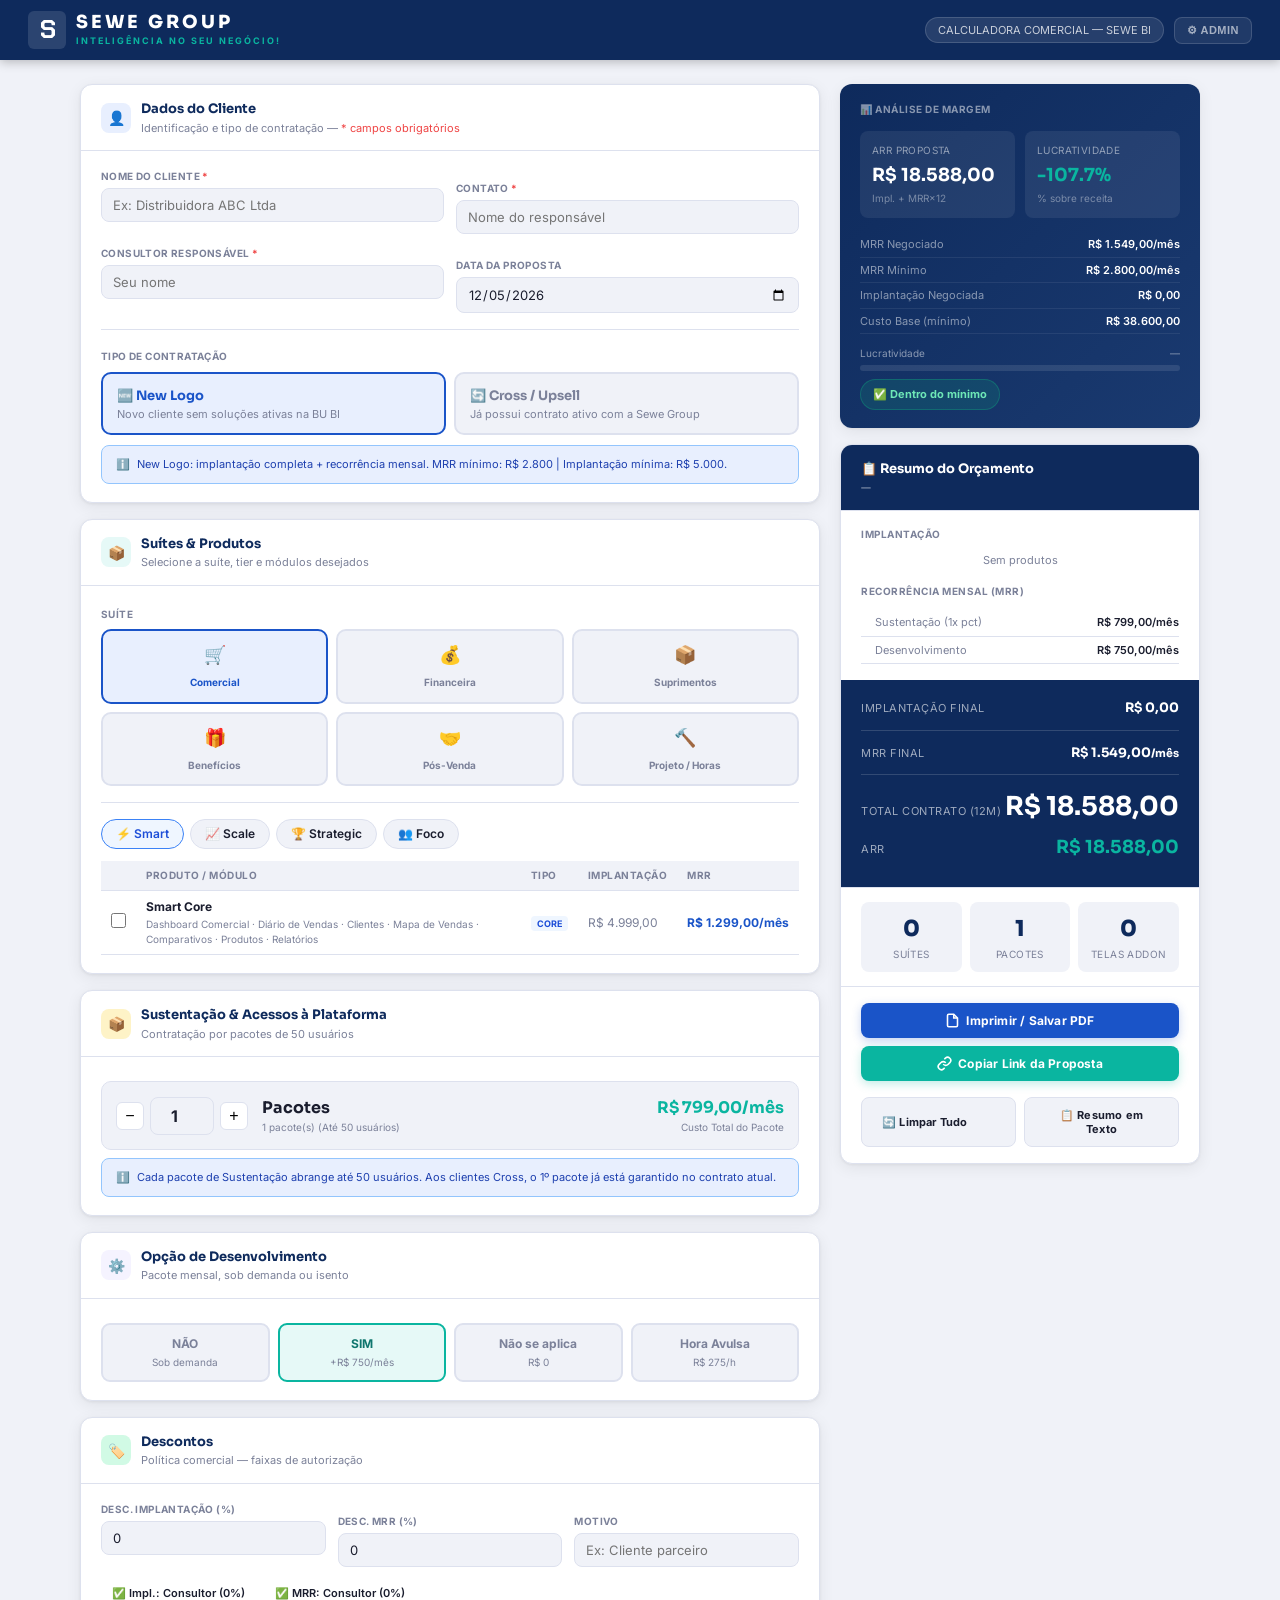
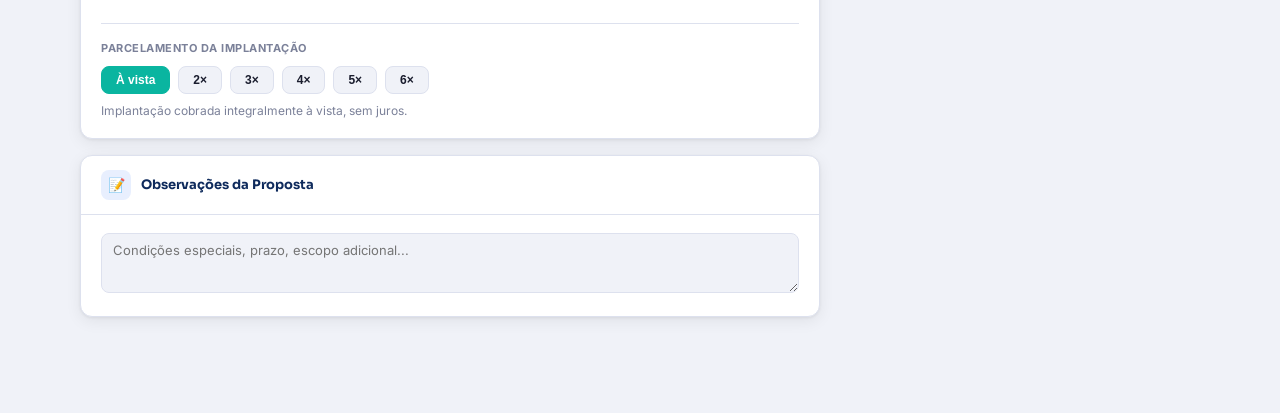
<file: index.html>
<!DOCTYPE html>
<html lang="pt-BR">
<head>
<meta charset="UTF-8">
<meta name="viewport" content="width=device-width, initial-scale=1.0">
<title>Calculadora Comercial — Sewe Group BI</title>
<link rel="stylesheet" href="style.css">
<link href="https://fonts.googleapis.com/css2?family=Inter:wght@300;400;500;600;700&family=Sora:wght@600;700;800&family=Chakra+Petch:wght@700;800&display=swap" rel="stylesheet">
</head>
<body>

<div class="hdr">
  <div class="hdr-logo">
    <svg width="38" height="38" viewBox="0 0 38 38" fill="none" xmlns="http://www.w3.org/2000/svg">
      <rect width="38" height="38" rx="6" fill="white" fill-opacity="0.12"/>
      <text x="19" y="27" text-anchor="middle" font-family="'Chakra Petch','Arial Black',sans-serif" font-weight="800" font-size="26" fill="white" letter-spacing="-1">S</text>
    </svg>
    <div>
      <div style="color:#fff;font-family:'Sora',sans-serif;font-size:18px;font-weight:800;letter-spacing:3px;line-height:1.1">SEWE GROUP</div>
      <div style="color:#0ab5a0;font-size:9px;font-weight:700;letter-spacing:2px;text-transform:uppercase;margin-top:1px">Inteligência no seu negócio!</div>
    </div>
  </div>
  <div style="display:flex;align-items:center;gap:10px">
    <div class="hdr-pill">CALCULADORA COMERCIAL &mdash; SEWE BI</div>
    <button onclick="abrirAdmin()" title="Administração de Preços" style="background:rgba(255,255,255,.08);border:1px solid rgba(255,255,255,.15);color:rgba(255,255,255,.6);border-radius:8px;padding:6px 12px;cursor:pointer;font-size:11px;font-weight:600;letter-spacing:.5px;transition:all .2s" onmouseover="this.style.background='rgba(255,255,255,.18)';this.style.color='#fff'" onmouseout="this.style.background='rgba(255,255,255,.08)';this.style.color='rgba(255,255,255,.6)'">⚙ ADMIN</button>
  </div>
</div>

<div class="page">
<div class="main-grid">

<div>

  <div class="card">
    <div class="ch"><div class="ci blue">👤</div><div><div class="ct">Dados do Cliente</div><div class="cs">Identificação e tipo de contratação — <span style="color:var(--danger)">* campos obrigatórios</span></div></div></div>
    <div class="cb">
      <div class="g2">
        <div class="field"><label>Nome do Cliente <span style="color:var(--danger)">*</span></label><input type="text" id="cName" placeholder="Ex: Distribuidora ABC Ltda" oninput="calc();clearErr(this)"></div>
        <div class="field"><label>Contato <span style="color:var(--danger)">*</span></label><input type="text" id="cContact" placeholder="Nome do responsável" oninput="clearErr(this)"></div>
      </div>
      <div class="g2" style="margin-top:12px">
        <div class="field"><label>Consultor Responsável <span style="color:var(--danger)">*</span></label><input type="text" id="cConsult" placeholder="Seu nome" oninput="clearErr(this)"></div>
        <div class="field"><label>Data da Proposta</label><input type="date" id="cDate"></div>
      </div>
      <div class="divider"></div>
      <label>Tipo de Contratação</label>
      <div class="type-wrap">
        <div class="type-btn active" id="tb-NEWLOGO" onclick="setType('NEWLOGO')">
          <div class="type-tag">🆕 New Logo</div>
          <div class="type-desc">Novo cliente sem soluções ativas na BU BI</div>
        </div>
        <div class="type-btn" id="tb-CROSS" onclick="setType('CROSS')">
          <div class="type-tag">🔄 Cross / Upsell</div>
          <div class="type-desc">Já possui contrato ativo com a Sewe Group</div>
        </div>
      </div>
      <div id="type-alert" class="alert info" style="margin-top:10px">
        <span>ℹ️</span><span id="type-alert-txt">New Logo: implantação completa + recorrência mensal. MRR mínimo: R$ 2.800 | Implantação mínima: R$ 5.000.</span>
      </div>
    </div>
  </div>

  <div class="card">
    <div class="ch"><div class="ci teal">📦</div><div><div class="ct">Suítes & Produtos</div><div class="cs">Selecione a suíte, tier e módulos desejados</div></div></div>
    <div class="cb">
      <label>Suíte</label>
      <div class="suite-grid">
        <div class="suite-btn sel" id="sb-COMERCIAL" onclick="setSuite('COMERCIAL')"><span class="suite-emoji">🛒</span><span class="suite-lbl">Comercial</span></div>
        <div class="suite-btn" id="sb-FINANCEIRA" onclick="setSuite('FINANCEIRA')"><span class="suite-emoji">💰</span><span class="suite-lbl">Financeira</span></div>
        <div class="suite-btn" id="sb-SUPRIMENTOS" onclick="setSuite('SUPRIMENTOS')"><span class="suite-emoji">📦</span><span class="suite-lbl">Suprimentos</span></div>
        <div class="suite-btn" id="sb-BENEFICIOS" onclick="setSuite('BENEFICIOS')"><span class="suite-emoji">🎁</span><span class="suite-lbl">Benefícios</span></div>
        <div class="suite-btn" id="sb-POSVENDA" onclick="setSuite('POSVENDA')"><span class="suite-emoji">🤝</span><span class="suite-lbl">Pós-Venda</span></div>
        <div class="suite-btn" id="sb-PROJETO" onclick="setSuite('PROJETO')"><span class="suite-emoji">🔨</span><span class="suite-lbl">Projeto / Horas</span></div>
      </div>
      <div class="divider"></div>
      <div id="tier-tabs-wrap"></div>
      <table class="ptable">
        <thead><tr>
          <th style="width:28px"></th>
          <th>Produto / Módulo</th>
          <th>Tipo</th>
          <th>Implantação</th>
          <th>MRR</th>
        </tr></thead>
        <tbody id="ptbody"></tbody>
      </table>
    </div>
  </div>

  <div class="card" id="projeto-card" style="display:none">
    <div class="ch"><div class="ci purple">🔨</div><div><div class="ct">Suite Projeto — Horas de Desenvolvimento</div><div class="cs">Orçamento por hora técnica — valor padrão R$ 275/h</div></div></div>
    <div class="cb">
      <div class="g3">
        <div class="field">
          <label>Quantidade de Horas</label>
          <div style="display:flex;align-items:center;gap:6px">
            <button class="ubtn" onclick="changeHoras(-5)">−</button>
            <input type="number" id="projHoras" value="10" min="1" oninput="calc()" style="text-align:center;font-size:16px;font-weight:700">
            <button class="ubtn" onclick="changeHoras(5)">+</button>
          </div>
        </div>
        <div class="field">
          <label>Valor por Hora (R$)</label>
          <input type="number" id="projValHora" value="275" min="150" oninput="calc()" placeholder="275">
          <div id="proj-hora-alert" style="font-size:10px;color:var(--muted);margin-top:3px">Padrão: R$ 275/h · Mínimo: R$ 150/h</div>
        </div>
        <div class="field">
          <label>Total do Projeto</label>
          <div style="background:var(--bg);border:1.5px solid var(--border);border-radius:8px;padding:9px 12px;font-family:'Sora',sans-serif;font-size:16px;font-weight:700;color:var(--primary)" id="projTotal">R$ 0</div>
        </div>
      </div>
      <div class="field" style="margin-top:12px">
        <label>Descrição do Trabalho</label>
        <textarea id="projDesc" rows="3" placeholder="Descreva brevemente o escopo das horas: ex. Integração com ERP Totvs..."></textarea>
      </div>
      <div id="proj-min-alert" class="alert warn" style="margin-top:10px;display:none">
        <span>⚠️</span><span>Valor hora abaixo do mínimo de custo. O projeto ficará com margem negativa.</span>
      </div>
    </div>
  </div>

  <div class="card">
    <div class="ch"><div class="ci warn">📦</div><div><div class="ct">Sustentação & Acessos à Plataforma</div><div class="cs">Contratação por pacotes de 50 usuários</div></div></div>
    <div class="cb">
      <div class="users-box">
        <div class="users-ctrl">
          <button class="ubtn" onclick="changeU(-1)">−</button>
          <input type="number" id="uQty" value="1" min="0" max="99" oninput="calc()" title="Quantidade de Pacotes">
          <button class="ubtn" onclick="changeU(1)">+</button>
        </div>
        <div class="u-unit">
          <div class="u-price" style="font-size: 16px; color: var(--text);">Pacotes</div>
          <div class="u-label" id="sust-lbl-pacotes">Libera até 50 usuários</div>
        </div>
        <div class="u-total">
          <div class="u-totalval" id="sust-val-display" style="color:var(--teal)">R$ 799/mês</div>
          <div class="u-totallbl">Custo Total do Pacote</div>
        </div>
      </div>
      <div class="alert info" style="margin-top:8px">
        <span>ℹ️</span>
        <span id="user-alert-txt">Cada pacote de Sustentação abrange até 50 usuários. Aos clientes Cross, o 1º pacote já está garantido no contrato atual.</span>
      </div>
      <div id="sust-cross-msg" style="display:none;margin-top:6px;padding:10px 14px;background:rgba(10,181,160,.08);border:1.5px solid rgba(10,181,160,.25);border-radius:9px;font-size:12px;color:var(--teal)">
        ✓ Contrato Cross: O primeiro pacote (50 usuários) é isento de cobrança adicional.
      </div>
    </div>
  </div>

  <div class="card">
    <div class="ch"><div class="ci purple">⚙️</div><div><div class="ct">Opção de Desenvolvimento</div><div class="cs">Pacote mensal, sob demanda ou isento</div></div></div>
    <div class="cb">
      <div class="dev-select-wrap">
        <div class="dev-opt" id="dev-NAO" onclick="setDev('NAO')"><div class="dev-opt-lbl">NÃO</div><div class="dev-opt-val">Sob demanda</div></div>
        <div class="dev-opt active" id="dev-SIM" onclick="setDev('SIM')"><div class="dev-opt-lbl">SIM</div><div class="dev-opt-val">+R$ 750/mês</div></div>
        <div class="dev-opt" id="dev-NAOSE" onclick="setDev('NAOSE')"><div class="dev-opt-lbl">Não se aplica</div><div class="dev-opt-val">R$ 0</div></div>
        <div class="dev-opt" id="dev-HORA" onclick="setDev('HORA')"><div class="dev-opt-lbl">Hora Avulsa</div><div class="dev-opt-val">R$ 275/h</div></div>
      </div>
    </div>
  </div>

  <div class="card" id="upgrade-card" style="display:none">
    <div class="ch"><div class="ci" style="background:var(--dlight);color:var(--danger)">🔄</div><div><div class="ct">Crédito de Upgrade / Soluções Atuais</div><div class="cs">Selecione os produtos que o cliente já possui para abater na nova proposta</div></div></div>
    <div class="cb">
      <div class="g3" style="margin-bottom:12px">
        <div class="field">
          <label>Suíte Atual</label>
          <select id="upg-suite" onchange="upgPopulateTiers()"><option value="">Selecione a suíte...</option></select>
        </div>
        <div class="field">
          <label>Oferta Atual</label>
          <select id="upg-tier" onchange="upgPopulateProds()"><option value="">Selecione a oferta...</option></select>
        </div>
        <div class="field">
          <label>Produto para Abater</label>
          <select id="upg-prod" onchange="upgUpdateVals()"><option value="">Selecione o produto...</option></select>
        </div>
      </div>
      <div class="g3" style="align-items:end">
        <div class="field">
          <label>Crédito Implantação (R$)</label>
          <input type="number" id="upg-impl-val" value="0" min="0" oninput="calc()">
        </div>
        <div class="field">
          <label>Crédito MRR (R$)</label>
          <input type="number" id="upg-mrr-val" value="0" min="0" oninput="calc()">
        </div>
        <button class="btn btn-ghost" onclick="addUpgrade()" style="width:100%;justify-content:center;border-color:var(--danger);color:var(--danger)">+ Adicionar Crédito</button>
      </div>
      
      <div id="upg-list" style="margin-top:16px;display:flex;flex-direction:column;gap:8px"></div>
    </div>
  </div>
  <div class="card">
    <div class="ch"><div class="ci green">🏷️</div><div><div class="ct">Descontos</div><div class="cs">Política comercial — faixas de autorização</div></div></div>
    <div class="cb">
      <div class="g3">
        <div class="field"><label>Desc. Implantação (%)</label><input type="number" id="dImpl" value="0" min="0" max="100" step="1" oninput="calc()"></div>
        <div class="field"><label>Desc. MRR (%)</label><input type="number" id="dMRR" value="0" min="0" max="100" step="1" oninput="calc()"></div>
        <div class="field"><label>Motivo</label><input type="text" id="dReason" placeholder="Ex: Cliente parceiro"></div>
      </div>
      <div style="margin-top:10px">
        <span id="dfx-impl" class="dfx ok">✅ Implantação: Consultor</span>
        <span id="dfx-mrr" class="dfx ok">✅ MRR: Consultor</span>
      </div>
      <div id="disc-alert" style="display:none"></div>

      <div class="divider" style="margin:14px 0"></div>
      <label style="font-size:11px;font-weight:700;text-transform:uppercase;letter-spacing:.5px;color:var(--muted)">Parcelamento da Implantação</label>
      <div style="display:flex;gap:8px;flex-wrap:wrap;margin-top:8px" id="parcelas-btns">
        <button class="parcela-btn active" onclick="setParcelas(1)" data-p="1">À vista</button>
        <button class="parcela-btn" onclick="setParcelas(2)" data-p="2">2×</button>
        <button class="parcela-btn" onclick="setParcelas(3)" data-p="3">3×</button>
        <button class="parcela-btn" onclick="setParcelas(4)" data-p="4">4×</button>
        <button class="parcela-btn" onclick="setParcelas(5)" data-p="5">5×</button>
        <button class="parcela-btn" onclick="setParcelas(6)" data-p="6">6×</button>
      </div>
      <div id="parcela-preview" style="margin-top:8px;font-size:12px;color:var(--muted)">Implantação cobrada integralmente à vista, sem juros.</div>
    </div>
  </div>

  <div class="card">
    <div class="ch"><div class="ci blue">📝</div><div><div class="ct">Observações da Proposta</div></div></div>
    <div class="cb">
      <textarea id="propNotes" placeholder="Condições especiais, prazo, escopo adicional..."></textarea>
    </div>
  </div>

</div><div class="sidebar">

  <div class="margin-panel no-print">
    <div class="mp-title">📊 Análise de Margem</div>
    <div class="mp-grid">
      <div class="mp-box">
        <div class="mp-box-lbl">ARR Proposta</div>
        <div class="mp-box-val" id="mp-arr">R$ 0</div>
        <div class="mp-box-sub">Impl. + MRR×12</div>
      </div>
      <div class="mp-box highlight">
        <div class="mp-box-lbl">Lucratividade</div>
        <div class="mp-box-val" id="mp-arr-min">—</div>
        <div class="mp-box-sub" id="mp-arr-min-sub">% sobre receita</div>
      </div>
    </div>
    <div class="mp-row"><span class="lbl">MRR Negociado</span><span class="val" id="mp-mrr-neg">R$ 0</span></div>
    <div class="mp-row"><span class="lbl">MRR Mínimo</span><span class="val" id="mp-mrr-min">R$ 2.800</span></div>
    <div class="mp-row"><span class="lbl">Implantação Negociada</span><span class="val" id="mp-impl-neg">R$ 0</span></div>
    <div class="mp-row"><span class="lbl">Custo Base (mínimo)</span><span class="val" id="mp-impl-min">R$ 5.000</span></div>
    <div class="sig-wrap">
      <div class="sig-label">
        <span id="mp-pct-lbl">Lucratividade</span>
        <span id="mp-pct">—</span>
      </div>
      <div class="sig-bar"><div class="sig-fill" id="mp-bar" style="width:0%"></div></div>
    </div>
    <div id="mp-flag" class="mflag ok">✅ Dentro do mínimo</div>
  </div>

  <div class="card">
    <div class="ch" style="background:var(--primary)">
      <div style="color:#fff;font-family:'Sora',sans-serif;font-size:13px;font-weight:700;width:100%">
        📋 Resumo do Orçamento
        <div id="sb-cname" style="font-size:11px;opacity:.6;font-weight:400;margin-top:1px">—</div>
      </div>
    </div>

    <div class="sval-block">
      <div class="sval-title">Implantação</div>
      <div id="impl-lines"><div style="text-align:center;padding:12px;color:var(--muted);font-size:12px">Selecione produtos</div></div>
    </div>

    <div style="padding:0 20px 16px">
      <div class="sval-title">Recorrência Mensal (MRR)</div>
      <div id="mrr-lines"><div style="text-align:center;padding:12px;color:var(--muted);font-size:12px">Selecione produtos</div></div>
    </div>

    <div class="grand-block">
      <div class="grand-row">
        <span class="grand-lbl">Implantação Final</span>
        <span class="grand-val" id="gb-impl">R$ 0</span>
      </div>
      <div class="grand-sep" id="mrr-sep"></div>
      <div class="grand-row" id="mrr-row">
        <span class="grand-lbl">MRR Final</span>
        <span class="grand-val" id="gb-mrr">R$ 0<span style="font-size:11px;font-weight:400;opacity:.6">/mês</span></span>
      </div>
      <div class="grand-sep"></div>
      <div class="grand-row big">
        <span class="grand-lbl" id="total-lbl">Total Contrato (12m)</span>
        <span class="grand-val" id="gb-total">R$ 0</span>
      </div>
      <div class="grand-row arr" style="margin-top:8px" id="arr-row">
        <span class="grand-lbl">ARR</span>
        <span class="grand-val" id="gb-arr">R$ 0</span>
      </div>
    </div>

    <div class="neg-grid">
      <div class="neg-box"><div class="neg-num" id="neg-suites">0</div><div class="neg-lbl">Suítes</div></div>
      <div class="neg-box"><div class="neg-num" id="neg-users">1</div><div class="neg-lbl">Pacotes</div></div>
      <div class="neg-box"><div class="neg-num" id="neg-addons">0</div><div class="neg-lbl">Telas Addon</div></div>
    </div>

    <div class="actions" style="flex-direction: column;">
      <button class="btn btn-primary" onclick="gerarPDF()" style="width: 100%; justify-content: center;">
        <svg width="15" height="15" viewBox="0 0 24 24" fill="none" stroke="currentColor" stroke-width="2.5"><path d="M14 2H6a2 2 0 0 0-2 2v16c0 1.1.9 2 2 2h12a2 2 0 0 0 2-2V8z"/><polyline points="14 2 14 8 20 8"/></svg>
        Imprimir / Salvar PDF
      </button>
      <button class="btn btn-teal" onclick="gerarLink()" id="btn-link" style="width: 100%; justify-content: center; background: #0ab5a0; box-shadow: 0 3px 10px rgba(10,181,160,.25);">
        <svg width="15" height="15" viewBox="0 0 24 24" fill="none" stroke="currentColor" stroke-width="2.5"><path d="M10 13a5 5 0 0 0 7.54.54l3-3a5 5 0 0 0-7.07-7.07l-1.72 1.71"></path><path d="M14 11a5 5 0 0 0-7.54-.54l-3 3a5 5 0 0 0 7.07 7.07l1.71-1.71"></path></svg>
        Copiar Link da Proposta
      </button>
    </div>
    <div class="actions" style="padding-top:0;border-top:none">
      <button class="btn btn-ghost" onclick="limpar()" style="flex:1;font-size:11px">🔄 Limpar Tudo</button>
      <button class="btn btn-ghost" onclick="copiar()" id="btn-copiar" style="flex:1;font-size:11px">📋 Resumo em Texto</button>
    </div>
  </div>

</div></div></div>

<div id="admin-overlay" style="display:none;position:fixed;inset:0;z-index:9999;background:rgba(10,18,30,.85);backdrop-filter:blur(6px);align-items:center;justify-content:center">
  <div id="admin-login" style="background:#fff;border-radius:16px;padding:40px;width:360px;box-shadow:0 24px 80px rgba(0,0,0,.4)">
    <div style="text-align:center;margin-bottom:28px">
      <div style="font-family:'Chakra Petch',sans-serif;font-size:28px;font-weight:800;color:#0e2a5c;letter-spacing:2px">ADMIN</div>
      <div style="font-size:12px;color:#7b8199;margin-top:4px">Administração de Preços — Sewe Group</div>
    </div>
    <div style="margin-bottom:16px">
      <label style="font-size:11px;font-weight:700;text-transform:uppercase;letter-spacing:.5px;color:#7b8199;display:block;margin-bottom:6px">Senha de acesso</label>
      <input id="admin-pwd-input" type="password" placeholder="••••••••" onkeydown="if(event.key==='Enter')checkAdminPwd()" style="width:100%;padding:12px 14px;border:2px solid #e5e7eb;border-radius:8px;font-size:14px;outline:none;box-sizing:border-box;transition:border .2s" onfocus="this.style.borderColor='#0e2a5c'" onblur="this.style.borderColor='#e5e7eb'">
      <div id="admin-pwd-err" style="color:#dc2626;font-size:11px;margin-top:6px;display:none">Senha incorreta. Tente novamente.</div>
    </div>
    <button onclick="checkAdminPwd()" style="width:100%;padding:13px;background:#0e2a5c;color:#fff;border:none;border-radius:8px;font-size:13px;font-weight:700;cursor:pointer;letter-spacing:.5px">ENTRAR</button>
    <button onclick="fecharAdmin()" style="width:100%;padding:10px;background:transparent;color:#7b8199;border:none;font-size:12px;cursor:pointer;margin-top:8px">Cancelar</button>
  </div>

  <div id="admin-panel" style="display:none;background:#f5f6fa;border-radius:16px;width:96vw;max-width:1100px;max-height:92vh;overflow:hidden;box-shadow:0 24px 80px rgba(0,0,0,.5);flex-direction:column">
    <div style="background:#0e2a5c;padding:18px 28px;display:flex;justify-content:space-between;align-items:center;flex-shrink:0">
      <div style="display:flex;align-items:center;gap:12px">
        <div style="font-family:'Chakra Petch',sans-serif;font-size:18px;font-weight:800;color:#fff;letter-spacing:2px">ADMIN</div>
        <div style="background:rgba(10,181,160,.2);border:1px solid #0ab5a0;color:#0ab5a0;font-size:10px;font-weight:700;padding:3px 10px;border-radius:20px;letter-spacing:1px">TABELA DE PREÇOS</div>
      </div>
      <div style="display:flex;gap:10px;align-items:center">
        <button onclick="salvarAdmin()" style="background:#0ab5a0;color:#fff;border:none;padding:9px 20px;border-radius:8px;font-size:12px;font-weight:700;cursor:pointer;letter-spacing:.5px">💾 SALVAR ALTERAÇÕES</button>
        <button onclick="resetarAdmin()" style="background:rgba(220,38,38,.15);color:#fca5a5;border:1px solid rgba(220,38,38,.3);padding:9px 16px;border-radius:8px;font-size:11px;font-weight:600;cursor:pointer">↩ Restaurar Padrão</button>
        <button onclick="fecharAdmin()" style="background:rgba(255,255,255,.1);color:rgba(255,255,255,.7);border:none;width:34px;height:34px;border-radius:8px;font-size:18px;cursor:pointer;display:flex;align-items:center;justify-content:center">×</button>
      </div>
    </div>
    <div id="admin-tabs" style="background:#fff;border-bottom:2px solid #e5e7eb;display:flex;gap:0;flex-shrink:0;overflow-x:auto"></div>
    <div id="admin-content" style="overflow-y:auto;flex:1;padding:24px 28px"></div>
    <div style="background:#fff;border-top:1px solid #e5e7eb;padding:12px 28px;font-size:11px;color:#7b8199;flex-shrink:0">
      ⚠️ As alterações são salvas localmente neste navegador. Formato: <code style="background:#f0f2f8;padding:1px 5px;border-radius:3px">NL = [Implantação, MRR/mês] &nbsp;·&nbsp; CR = [Implantação, MRR/mês]</code> &nbsp;&nbsp;|&nbsp;&nbsp; NL = New Logo &nbsp;·&nbsp; CR = Cross/Upsell
    </div>
  </div>
</div>

<script src="script.js"></script>
</body>
</html>
</file>
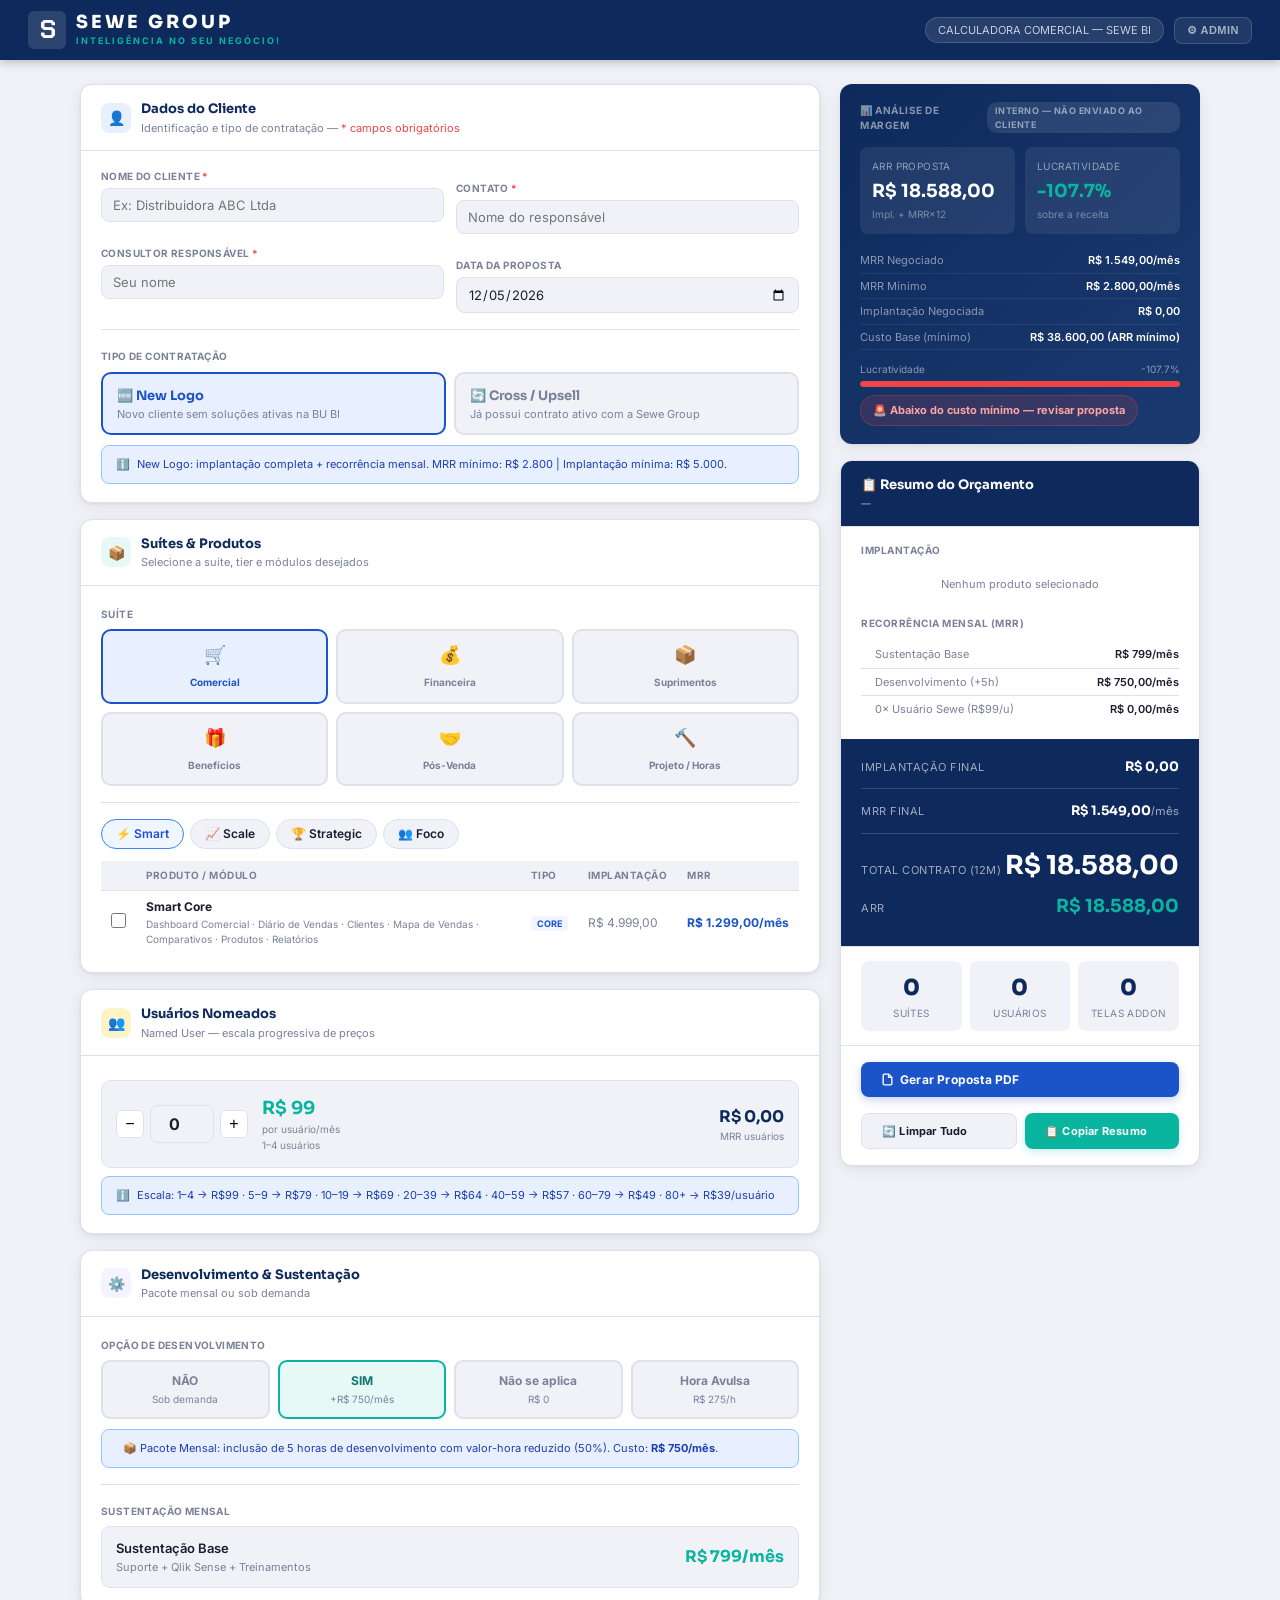
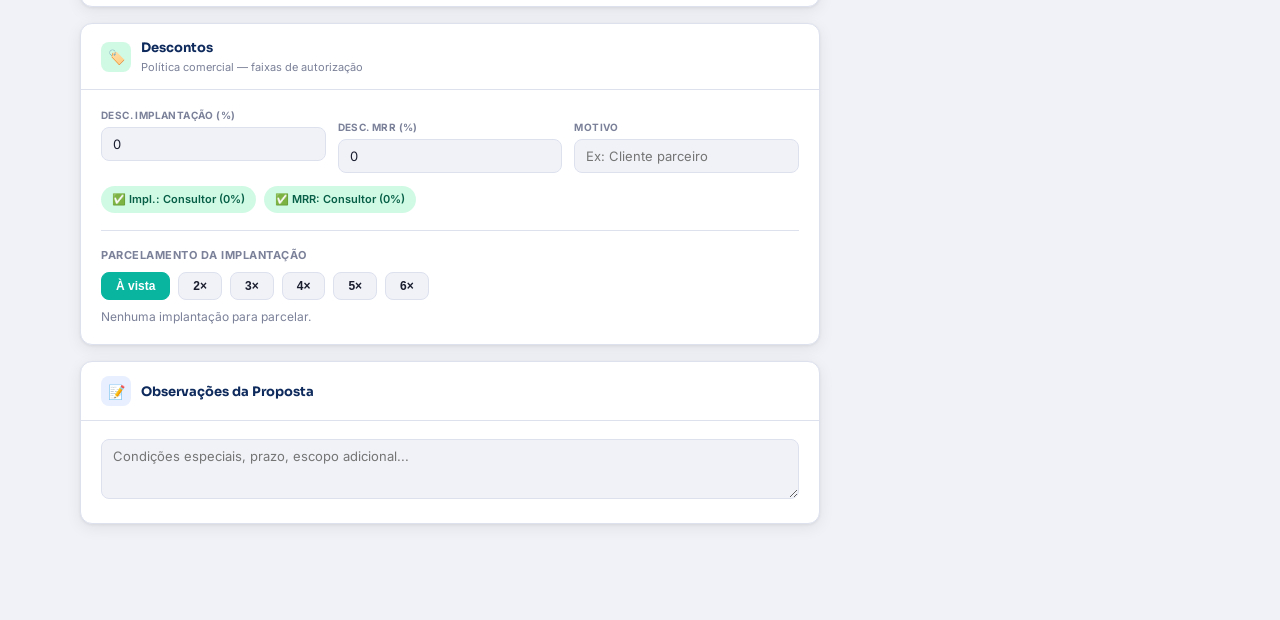
<file: Calculadora Sewe.HTML>
<!DOCTYPE html>
<html lang="pt-BR">
<head>
<meta charset="UTF-8">
<meta name="viewport" content="width=device-width, initial-scale=1.0">
<title>Calculadora Comercial — Sewe Group BI</title>
<link href="https://fonts.googleapis.com/css2?family=Inter:wght@300;400;500;600;700&family=Sora:wght@600;700;800&family=Chakra+Petch:wght@700;800&display=swap" rel="stylesheet">
<style>
:root {
  --bg:       #f0f2f8;
  --white:    #ffffff;
  --border:   #dde1ee;
  --text:     #1a1d2e;
  --muted:    #7b8199;
  --primary:  #0e2a5c;
  --accent:   #1a54c8;
  --alight:   #e8effe;
  --teal:     #0ab5a0;
  --tlight:   #e6f9f7;
  --warn:     #f59e0b;
  --wlight:   #fef3c7;
  --danger:   #ef4444;
  --dlight:   #fee2e2;
  --green:    #10b981;
  --glight:   #d1fae5;
  --r: 12px;
  --sh: 0 1px 3px rgba(0,0,0,.06), 0 4px 16px rgba(0,0,0,.07);
}
*{box-sizing:border-box;margin:0;padding:0}
body{font-family:'Inter',sans-serif;background:var(--bg);color:var(--text);font-size:13px;line-height:1.5}

/* ── HEADER ── */
.hdr{background:var(--primary);height:60px;display:flex;align-items:center;justify-content:space-between;padding:0 28px;position:sticky;top:0;z-index:200;box-shadow:0 2px 10px rgba(0,0,0,.25)}
.hdr-logo{display:flex;align-items:center;gap:10px}
.hdr-mark{width:34px;height:34px;background:linear-gradient(135deg,#1a54c8,#0ab5a0);border-radius:8px;display:flex;align-items:center;justify-content:center;color:#fff;font-family:'Sora',sans-serif;font-weight:800;font-size:15px}
.hdr-name{color:#fff;font-family:'Sora',sans-serif;font-size:17px;font-weight:700}
.hdr-name span{color:#0ab5a0}
.hdr-pill{background:rgba(255,255,255,.1);color:rgba(255,255,255,.75);font-size:11px;padding:4px 12px;border-radius:20px;border:1px solid rgba(255,255,255,.15)}

/* ── LAYOUT ── */
.page{max-width:1160px;margin:0 auto;padding:24px 20px 80px}
.main-grid{display:grid;grid-template-columns:1fr 360px;gap:20px;align-items:start}

/* ── CARDS ── */
.card{background:var(--white);border:1px solid var(--border);border-radius:var(--r);box-shadow:var(--sh);overflow:hidden;margin-bottom:16px}
.ch{padding:14px 20px;border-bottom:1px solid var(--border);display:flex;align-items:center;gap:10px}
.ci{width:30px;height:30px;border-radius:8px;display:flex;align-items:center;justify-content:center;font-size:14px;flex-shrink:0}
.ci.blue{background:var(--alight)}
.ci.teal{background:var(--tlight)}
.ci.warn{background:var(--wlight)}
.ci.purple{background:#f5f3ff}
.ci.green{background:var(--glight)}
.ct{font-family:'Sora',sans-serif;font-size:13px;font-weight:700;color:var(--primary)}
.cs{font-size:11px;color:var(--muted);margin-top:1px}
.cb{padding:18px 20px}

/* ── FORM ── */
.field{display:flex;flex-direction:column;gap:4px}
.field+.field{margin-top:12px}
label{font-size:10px;font-weight:700;color:var(--muted);letter-spacing:.4px;text-transform:uppercase}
input[type=text],input[type=number],input[type=date],select,textarea{
  background:var(--bg);border:1.5px solid var(--border);border-radius:8px;
  color:var(--text);font-family:'Inter',sans-serif;font-size:13px;
  padding:8px 11px;outline:none;transition:border-color .15s;width:100%}
input:focus,select:focus,textarea:focus{border-color:var(--accent);background:#fff}
textarea{resize:vertical;min-height:60px}
.g2{display:grid;grid-template-columns:1fr 1fr;gap:12px}
.g3{display:grid;grid-template-columns:1fr 1fr 1fr;gap:12px}
.divider{height:1px;background:var(--border);margin:16px 0}

/* ── TYPE TOGGLE ── */
.type-wrap{display:grid;grid-template-columns:1fr 1fr;gap:8px;margin-top:6px}
.type-btn{padding:12px 14px;border:2px solid var(--border);border-radius:10px;cursor:pointer;transition:all .2s;background:var(--bg)}
.type-btn:hover{border-color:var(--accent)}
.type-btn.active{border-color:var(--accent);background:var(--alight)}
.type-tag{font-family:'Sora',sans-serif;font-size:13px;font-weight:700;color:var(--muted)}
.type-btn.active .type-tag{color:var(--accent)}
.type-desc{font-size:11px;color:var(--muted);margin-top:2px;line-height:1.3}

/* ── SUITE GRID ── */
.suite-grid{display:grid;grid-template-columns:repeat(3,1fr);gap:8px;margin-top:6px}
.suite-btn{padding:10px 6px;border:2px solid var(--border);border-radius:10px;cursor:pointer;transition:all .2s;background:var(--bg);text-align:center}
.suite-btn:hover{border-color:var(--accent)}
.suite-btn.sel{border-color:var(--accent);background:var(--alight)}
.suite-emoji{font-size:18px;display:block;margin-bottom:4px}
.suite-lbl{font-size:10px;font-weight:700;color:var(--muted);line-height:1.2}
.suite-btn.sel .suite-lbl{color:var(--accent)}

/* ── TIER TABS ── */
.tier-tabs{display:flex;gap:6px;margin-bottom:12px;flex-wrap:wrap}
.ttab{padding:5px 14px;border-radius:20px;border:1.5px solid var(--border);font-size:12px;font-weight:600;cursor:pointer;transition:all .2s;background:var(--bg)}
.ttab.active.smart{background:#eff6ff;border-color:#3b82f6;color:#1d4ed8}
.ttab.active.scale{background:#f0fdf4;border-color:#22c55e;color:#15803d}
.ttab.active.strategic{background:#faf5ff;border-color:#a855f7;color:#7e22ce}
.ttab.active.other{background:var(--alight);border-color:var(--accent);color:var(--accent)}

/* ── PRODUCTS TABLE ── */
.ptable{width:100%;border-collapse:collapse}
.ptable th{font-size:10px;font-weight:700;color:var(--muted);text-transform:uppercase;letter-spacing:.5px;padding:7px 10px;background:var(--bg);border-bottom:1px solid var(--border);text-align:left}
.ptable td{padding:7px 10px;border-bottom:1px solid var(--border);font-size:12px;vertical-align:middle}
.ptable tr:last-child td{border-bottom:none}
.ptable tr:hover td{background:#fafbff}
.pchk{width:15px;height:15px;cursor:pointer;accent-color:var(--accent)}
.badge-core{font-size:9px;padding:2px 6px;border-radius:4px;font-weight:700;background:#eff6ff;color:#1d4ed8}
.badge-addon{font-size:9px;padding:2px 6px;border-radius:4px;font-weight:700;background:#fff7ed;color:#c2410c}
.pval{font-weight:700;color:var(--accent);font-size:11px}
.pimpl{font-size:11px;color:var(--muted)}

/* ── DEV SELECT ── */
.dev-select-wrap{display:grid;grid-template-columns:1fr 1fr 1fr 1fr;gap:8px;margin-top:6px}
.dev-opt{padding:10px;border:2px solid var(--border);border-radius:9px;cursor:pointer;text-align:center;transition:all .2s;background:var(--bg)}
.dev-opt:hover{border-color:var(--teal)}
.dev-opt.active{border-color:var(--teal);background:var(--tlight)}
.dev-opt-lbl{font-size:12px;font-weight:700;color:var(--muted)}
.dev-opt.active .dev-opt-lbl{color:#0f766e}
.dev-opt-val{font-size:10px;color:var(--muted);margin-top:2px}

/* ── USERS BOX ── */
.users-box{background:var(--bg);border:1.5px solid var(--border);border-radius:10px;padding:14px;display:flex;align-items:center;gap:14px;margin-top:6px}
.users-ctrl{display:flex;align-items:center;gap:6px}
.users-ctrl input{width:64px;text-align:center;font-size:16px;font-weight:700}
.ubtn{width:28px;height:28px;border:1.5px solid var(--border);background:var(--white);border-radius:6px;cursor:pointer;font-size:16px;display:flex;align-items:center;justify-content:center;transition:all .15s}
.ubtn:hover{border-color:var(--accent);color:var(--accent)}
.u-unit{flex:1}
.u-price{font-family:'Sora',sans-serif;font-size:18px;font-weight:700;color:var(--teal)}
.u-label{font-size:10px;color:var(--muted)}
.u-total{text-align:right}
.u-totalval{font-family:'Sora',sans-serif;font-size:16px;font-weight:700;color:var(--primary)}
.u-totallbl{font-size:10px;color:var(--muted)}

/* ── SIDEBAR ── */
.sidebar{position:sticky;top:76px}

/* summary values */
.sval-block{padding:16px 20px}
.sval-title{font-size:10px;text-transform:uppercase;letter-spacing:.5px;font-weight:700;color:var(--muted);margin-bottom:10px}
.sval-row{display:flex;justify-content:space-between;align-items:center;padding:5px 0;border-bottom:1px solid var(--border);font-size:12px}
.sval-row:last-child{border:none}
.sval-lbl{color:var(--muted)}
.sval-val{font-weight:600}
.sval-indent{padding-left:14px;font-size:11px}

/* grand totals */
.grand-block{background:var(--primary);padding:18px 20px}
.grand-row{display:flex;justify-content:space-between;align-items:baseline;margin-bottom:8px}
.grand-lbl{font-size:11px;color:rgba(255,255,255,.6);text-transform:uppercase;letter-spacing:.5px}
.grand-val{font-family:'Sora',sans-serif;font-size:13px;font-weight:700;color:#fff}
.grand-row.big .grand-val{font-size:26px}
.grand-row.arr .grand-val{font-size:18px;color:#0ab5a0}
.grand-sep{height:1px;background:rgba(255,255,255,.15);margin:12px 0}

/* ── ARR / MARGIN PANEL (internal) ── */
.margin-panel{background:linear-gradient(135deg,#0e2a5c,#1a3a70);border-radius:var(--r);padding:18px 20px;margin-bottom:16px;box-shadow:var(--sh)}
.mp-title{font-size:10px;font-weight:700;text-transform:uppercase;letter-spacing:.5px;color:rgba(255,255,255,.5);margin-bottom:14px;display:flex;align-items:center;gap:6px}
.mp-title::after{content:'INTERNO — NÃO ENVIADO AO CLIENTE';font-size:9px;background:rgba(255,255,255,.1);padding:2px 8px;border-radius:10px;color:rgba(255,255,255,.5)}
.mp-grid{display:grid;grid-template-columns:1fr 1fr;gap:10px;margin-bottom:14px}
.mp-box{background:rgba(255,255,255,.07);border-radius:8px;padding:12px}
.mp-box-lbl{font-size:10px;color:rgba(255,255,255,.5);text-transform:uppercase;letter-spacing:.4px;margin-bottom:4px}
.mp-box-val{font-family:'Sora',sans-serif;font-size:18px;font-weight:700;color:#fff}
.mp-box-sub{font-size:10px;color:rgba(255,255,255,.4);margin-top:2px}
.mp-box.highlight .mp-box-val{color:#0ab5a0}
.mp-row{display:flex;justify-content:space-between;align-items:center;font-size:11px;padding:4px 0;border-bottom:1px solid rgba(255,255,255,.07)}
.mp-row:last-child{border:none}
.mp-row .lbl{color:rgba(255,255,255,.5)}
.mp-row .val{color:#fff;font-weight:600}
/* signal bar */
.sig-wrap{margin-top:12px}
.sig-label{font-size:10px;color:rgba(255,255,255,.5);margin-bottom:4px;display:flex;justify-content:space-between}
.sig-bar{height:6px;background:rgba(255,255,255,.1);border-radius:4px;overflow:hidden}
.sig-fill{height:100%;border-radius:4px;transition:width .4s,background .4s}
/* signal colors */
.sig-ok{background:#10b981}
.sig-warn{background:#f59e0b}
.sig-bad{background:#ef4444}

/* margin flag */
.mflag{display:inline-flex;align-items:center;gap:5px;padding:6px 12px;border-radius:20px;font-size:11px;font-weight:700;margin-top:8px}
.mflag.ok{background:rgba(16,185,129,.15);color:#6ee7b7;border:1px solid rgba(16,185,129,.3)}
.mflag.warn{background:rgba(245,158,11,.15);color:#fcd34d;border:1px solid rgba(245,158,11,.3)}
.mflag.bad{background:rgba(239,68,68,.15);color:#fca5a5;border:1px solid rgba(239,68,68,.3)}

/* ── NEGOCIATED SUMMARY ── */
.neg-grid{display:grid;grid-template-columns:repeat(3,1fr);gap:8px;padding:14px 20px;border-top:1px solid var(--border)}
.neg-box{background:var(--bg);border-radius:8px;padding:10px;text-align:center}
.neg-num{font-family:'Sora',sans-serif;font-size:22px;font-weight:800;color:var(--primary)}
.neg-lbl{font-size:10px;color:var(--muted);text-transform:uppercase;letter-spacing:.4px;margin-top:2px}

/* ── ALERTS ── */
.alert{padding:10px 14px;border-radius:8px;font-size:11px;display:flex;gap:7px;align-items:flex-start;margin-top:10px}
.alert.info{background:var(--alight);color:#1e40af;border:1px solid #93c5fd}
.alert.warn{background:var(--wlight);color:#92400e;border:1px solid #fcd34d}
.alert.danger{background:var(--dlight);color:#991b1b;border:1px solid #fca5a5}
.alert.ok{background:var(--glight);color:#065f46;border:1px solid #6ee7b7}

/* disc faixa */
.dfx{display:inline-flex;align-items:center;gap:5px;padding:5px 11px;border-radius:20px;font-size:11px;font-weight:600;margin:3px 4px 3px 0}
.parcela-btn{padding:6px 14px;border-radius:8px;border:1.5px solid var(--border);background:var(--bg);color:var(--body);font-size:12px;font-weight:600;cursor:pointer;transition:all .15s}
.parcela-btn:hover{border-color:var(--teal);color:var(--teal)}
.parcela-btn.active{background:var(--teal);border-color:var(--teal);color:#fff}
.dfx.ok{background:var(--glight);color:#065f46}
.dfx.warn{background:var(--wlight);color:#92400e}
.dfx.danger{background:var(--dlight);color:#991b1b}

/* ── BUTTONS ── */
.btn{display:inline-flex;align-items:center;gap:6px;padding:10px 20px;border-radius:8px;font-family:'Inter',sans-serif;font-size:12px;font-weight:700;cursor:pointer;border:none;transition:all .2s;letter-spacing:.2px}
.btn-primary{background:var(--accent);color:#fff;box-shadow:0 3px 10px rgba(26,84,200,.25)}
.btn-primary:hover{background:#1648b0;transform:translateY(-1px)}
.btn-teal{background:var(--teal);color:#fff;box-shadow:0 3px 10px rgba(10,181,160,.2)}
.btn-teal:hover{background:#089183;transform:translateY(-1px)}
.btn-ghost{background:var(--bg);color:var(--text);border:1.5px solid var(--border)}
.btn-ghost:hover{border-color:var(--accent);color:var(--accent)}
.actions{display:flex;gap:8px;padding:16px 20px;border-top:1px solid var(--border);flex-wrap:wrap}

/* ── RESPONSIVE ── */
@media(max-width:820px){.main-grid{grid-template-columns:1fr}.sidebar{position:static}.suite-grid{grid-template-columns:repeat(3,1fr)}.g2,.g3{grid-template-columns:1fr}}
@media print{.hdr,.actions,.margin-panel,.no-print{display:none!important}.sidebar{position:static!important}.card{box-shadow:none}.page{padding:0}body{background:#fff}}
</style>
</head>
<body>

<div class="hdr">
  <div class="hdr-logo">
    <!-- S mark -->
    <svg width="38" height="38" viewBox="0 0 38 38" fill="none" xmlns="http://www.w3.org/2000/svg">
      <rect width="38" height="38" rx="6" fill="white" fill-opacity="0.12"/>
      <text x="19" y="27" text-anchor="middle" font-family="'Chakra Petch','Arial Black',sans-serif" font-weight="800" font-size="26" fill="white" letter-spacing="-1">S</text>
    </svg>
    <!-- Wordmark -->
    <div>
      <div style="color:#fff;font-family:'Sora',sans-serif;font-size:18px;font-weight:800;letter-spacing:3px;line-height:1.1">SEWE GROUP</div>
      <div style="color:#0ab5a0;font-size:9px;font-weight:700;letter-spacing:2px;text-transform:uppercase;margin-top:1px">Inteligência no seu negócio!</div>
    </div>
  </div>
  <div style="display:flex;align-items:center;gap:10px"><div class="hdr-pill">CALCULADORA COMERCIAL &mdash; SEWE BI</div><button onclick="abrirAdmin()" title="Administração de Preços" style="background:rgba(255,255,255,.08);border:1px solid rgba(255,255,255,.15);color:rgba(255,255,255,.6);border-radius:8px;padding:6px 12px;cursor:pointer;font-size:11px;font-weight:600;letter-spacing:.5px;transition:all .2s" onmouseover="this.style.background='rgba(255,255,255,.18)';this.style.color='#fff'" onmouseout="this.style.background='rgba(255,255,255,.08)';this.style.color='rgba(255,255,255,.6)'">⚙ ADMIN</button></div>
</div>

<div class="page">
<div class="main-grid">

<!-- ══════════ LEFT COLUMN ══════════ -->
<div>

  <!-- 1. DADOS DO CLIENTE -->
  <div class="card">
    <div class="ch"><div class="ci blue">👤</div><div><div class="ct">Dados do Cliente</div><div class="cs">Identificação e tipo de contratação — <span style="color:var(--danger)">* campos obrigatórios</span></div></div></div>
    <div class="cb">
      <div class="g2">
        <div class="field"><label>Nome do Cliente <span style="color:var(--danger)">*</span></label><input type="text" id="cName" placeholder="Ex: Distribuidora ABC Ltda" oninput="calc();clearErr(this)"></div>
        <div class="field"><label>Contato <span style="color:var(--danger)">*</span></label><input type="text" id="cContact" placeholder="Nome do responsável" oninput="clearErr(this)"></div>
      </div>
      <div class="g2" style="margin-top:12px">
        <div class="field"><label>Consultor Responsável <span style="color:var(--danger)">*</span></label><input type="text" id="cConsult" placeholder="Seu nome" oninput="clearErr(this)"></div>
        <div class="field"><label>Data da Proposta</label><input type="date" id="cDate"></div>
      </div>
      <div class="divider"></div>
      <label>Tipo de Contratação</label>
      <div class="type-wrap">
        <div class="type-btn active" id="tb-NEWLOGO" onclick="setType('NEWLOGO')">
          <div class="type-tag">🆕 New Logo</div>
          <div class="type-desc">Novo cliente sem soluções ativas na BU BI</div>
        </div>
        <div class="type-btn" id="tb-CROSS" onclick="setType('CROSS')">
          <div class="type-tag">🔄 Cross / Upsell</div>
          <div class="type-desc">Já possui contrato ativo com a Sewe Group</div>
        </div>
      </div>
      <div id="type-alert" class="alert info" style="margin-top:10px">
        <span>ℹ️</span><span id="type-alert-txt">New Logo: implantação completa + recorrência mensal. MRR mínimo: R$ 2.800 | Implantação mínima: R$ 5.000.</span>
      </div>
    </div>
  </div>

  <!-- 2. SUÍTES & PRODUTOS -->
  <div class="card">
    <div class="ch"><div class="ci teal">📦</div><div><div class="ct">Suítes & Produtos</div><div class="cs">Selecione a suíte, tier e módulos desejados</div></div></div>
    <div class="cb">
      <label>Suíte</label>
      <div class="suite-grid">
        <div class="suite-btn sel" id="sb-COMERCIAL" onclick="setSuite('COMERCIAL')"><span class="suite-emoji">🛒</span><span class="suite-lbl">Comercial</span></div>
        <div class="suite-btn" id="sb-FINANCEIRA" onclick="setSuite('FINANCEIRA')"><span class="suite-emoji">💰</span><span class="suite-lbl">Financeira</span></div>
        <div class="suite-btn" id="sb-SUPRIMENTOS" onclick="setSuite('SUPRIMENTOS')"><span class="suite-emoji">📦</span><span class="suite-lbl">Suprimentos</span></div>
        <div class="suite-btn" id="sb-BENEFICIOS" onclick="setSuite('BENEFICIOS')"><span class="suite-emoji">🎁</span><span class="suite-lbl">Benefícios</span></div>
        <div class="suite-btn" id="sb-POSVENDA" onclick="setSuite('POSVENDA')"><span class="suite-emoji">🤝</span><span class="suite-lbl">Pós-Venda</span></div>
        <div class="suite-btn" id="sb-PROJETO" onclick="setSuite('PROJETO')"><span class="suite-emoji">🔨</span><span class="suite-lbl">Projeto / Horas</span></div>
      </div>
      <div class="divider"></div>
      <div id="tier-tabs-wrap"></div>
      <table class="ptable">
        <thead><tr>
          <th style="width:28px"></th>
          <th>Produto / Módulo</th>
          <th>Tipo</th>
          <th>Implantação</th>
          <th>MRR</th>
        </tr></thead>
        <tbody id="ptbody"></tbody>
      </table>
    </div>
  </div>

  <!-- PROJETO PANEL (shown only when Suite Projeto selected) -->
  <div class="card" id="projeto-card" style="display:none">
    <div class="ch"><div class="ci purple">🔨</div><div><div class="ct">Suite Projeto — Horas de Desenvolvimento</div><div class="cs">Orçamento por hora técnica — valor padrão R$ 275/h</div></div></div>
    <div class="cb">
      <div class="g3">
        <div class="field">
          <label>Quantidade de Horas</label>
          <div style="display:flex;align-items:center;gap:6px">
            <button class="ubtn" onclick="changeHoras(-5)">−</button>
            <input type="number" id="projHoras" value="10" min="1" oninput="calc()" style="text-align:center;font-size:16px;font-weight:700">
            <button class="ubtn" onclick="changeHoras(5)">+</button>
          </div>
        </div>
        <div class="field">
          <label>Valor por Hora (R$)</label>
          <input type="number" id="projValHora" value="275" min="150" oninput="calc()" placeholder="275">
          <div id="proj-hora-alert" style="font-size:10px;color:var(--muted);margin-top:3px">Padrão: R$ 275/h · Mínimo: R$ 150/h</div>
        </div>
        <div class="field">
          <label>Total do Projeto</label>
          <div style="background:var(--bg);border:1.5px solid var(--border);border-radius:8px;padding:9px 12px;font-family:'Sora',sans-serif;font-size:16px;font-weight:700;color:var(--primary)" id="projTotal">R$ 2.590</div>
        </div>
      </div>
      <div class="field" style="margin-top:12px">
        <label>Descrição do Trabalho</label>
        <textarea id="projDesc" rows="3" placeholder="Descreva brevemente o escopo das horas: ex. Integração com ERP Totvs — configuração de pipeline de dados e mapeamento de campos de faturamento..."></textarea>
      </div>
      <div id="proj-min-alert" class="alert warn" style="margin-top:10px;display:none">
        <span>⚠️</span><span>Valor hora abaixo do mínimo de custo (R$ 150/h). O projeto ficará com margem negativa.</span>
      </div>
    </div>
  </div>

  <!-- 3. USUÁRIOS -->
  <div class="card">
    <div class="ch"><div class="ci warn">👥</div><div><div class="ct">Usuários Nomeados</div><div class="cs">Named User — escala progressiva de preços</div></div></div>
    <div class="cb">
      <div class="users-box">
        <div class="users-ctrl">
          <button class="ubtn" onclick="changeU(-1)">−</button>
          <input type="number" id="uQty" value="0" min="0" max="99" oninput="calc()">
          <button class="ubtn" onclick="changeU(1)">+</button>
        </div>
        <div class="u-unit">
          <div class="u-price" id="uUnitPrice">R$ 99</div>
          <div class="u-label">por usuário/mês</div>
          <div id="uTierLbl" style="font-size:10px;color:var(--muted);margin-top:1px">1–4 usuários</div>
        </div>
        <div class="u-total">
          <div class="u-totalval" id="uTotalMRR">R$ 99</div>
          <div class="u-totallbl">MRR usuários</div>
        </div>
      </div>
      <div class="alert info" style="margin-top:8px">
        <span>ℹ️</span>
        <span>Escala: 1–4 → R$99 · 5–9 → R$79 · 10–19 → R$69 · 20–39 → R$64 · 40–59 → R$57 · 60–79 → R$49 · 80+ → R$39/usuário</span>
      </div>
    </div>
  </div>

  <!-- 4. DESENVOLVIMENTO & SUSTENTAÇÃO -->
  <div class="card">
    <div class="ch"><div class="ci purple">⚙️</div><div><div class="ct">Desenvolvimento & Sustentação</div><div class="cs">Pacote mensal ou sob demanda</div></div></div>
    <div class="cb">
      <label>Opção de Desenvolvimento</label>
      <div class="dev-select-wrap">
        <div class="dev-opt" id="dev-NAO" onclick="setDev('NAO')">
          <div class="dev-opt-lbl">NÃO</div>
          <div class="dev-opt-val">Sob demanda</div>
        </div>
        <div class="dev-opt active" id="dev-SIM" onclick="setDev('SIM')">
          <div class="dev-opt-lbl">SIM</div>
          <div class="dev-opt-val">+R$ 750/mês</div>
        </div>
        <div class="dev-opt" id="dev-NAOSE" onclick="setDev('NAOSE')">
          <div class="dev-opt-lbl">Não se aplica</div>
          <div class="dev-opt-val">R$ 0</div>
        </div>
        <div class="dev-opt" id="dev-HORA" onclick="setDev('HORA')">
          <div class="dev-opt-lbl">Hora Avulsa</div>
          <div class="dev-opt-val">R$ 275/h</div>
        </div>
      </div>
      <div id="dev-obs" class="alert info" style="margin-top:10px">
        <span>📦</span><span>Pacote Mensal: inclusão de 5 horas de desenvolvimento com valor-hora reduzido (50%). Custo: <strong>R$ 750/mês</strong>.</span>
      </div>

      <div class="divider"></div>
      <label>Sustentação Mensal</label>
      <div id="sust-base-card" style="margin-top:6px;padding:12px 14px;background:var(--bg);border:1.5px solid var(--border);border-radius:9px;display:flex;align-items:center;justify-content:space-between">
        <div>
          <div style="font-weight:600;font-size:13px">Sustentação Base</div>
          <div style="font-size:11px;color:var(--muted)">Suporte + Qlik Sense + Treinamentos</div>
        </div>
        <div style="font-family:'Sora',sans-serif;font-size:16px;font-weight:700;color:var(--teal)">R$ 799/mês</div>
      </div>
      <div id="sust-cross-msg" style="display:none;margin-top:6px;padding:10px 14px;background:rgba(10,181,160,.08);border:1.5px solid rgba(10,181,160,.25);border-radius:9px;font-size:12px;color:var(--teal)">
        ✓ Sustentação Base já inclusa no contrato vigente
      </div>
    </div>
  </div>

  <!-- 5. DESCONTOS -->
  <div class="card">
    <div class="ch"><div class="ci green">🏷️</div><div><div class="ct">Descontos</div><div class="cs">Política comercial — faixas de autorização</div></div></div>
    <div class="cb">
      <div class="g3">
        <div class="field"><label>Desc. Implantação (%)</label><input type="number" id="dImpl" value="0" min="0" max="100" step="1" oninput="calc()"></div>
        <div class="field"><label>Desc. MRR (%)</label><input type="number" id="dMRR" value="0" min="0" max="100" step="1" oninput="calc()"></div>
        <div class="field"><label>Motivo</label><input type="text" id="dReason" placeholder="Ex: Cliente parceiro"></div>
      </div>
      <div style="margin-top:10px">
        <span id="dfx-impl" class="dfx ok">✅ Implantação: Consultor</span>
        <span id="dfx-mrr" class="dfx ok">✅ MRR: Consultor</span>
      </div>
      <div id="disc-alert" style="display:none"></div>

      <!-- Parcelamento -->
      <div class="divider" style="margin:14px 0"></div>
      <label style="font-size:11px;font-weight:700;text-transform:uppercase;letter-spacing:.5px;color:var(--muted)">Parcelamento da Implantação</label>
      <div style="display:flex;gap:8px;flex-wrap:wrap;margin-top:8px" id="parcelas-btns">
        <button class="parcela-btn active" onclick="setParcelas(1)" data-p="1">À vista</button>
        <button class="parcela-btn" onclick="setParcelas(2)" data-p="2">2×</button>
        <button class="parcela-btn" onclick="setParcelas(3)" data-p="3">3×</button>
        <button class="parcela-btn" onclick="setParcelas(4)" data-p="4">4×</button>
        <button class="parcela-btn" onclick="setParcelas(5)" data-p="5">5×</button>
        <button class="parcela-btn" onclick="setParcelas(6)" data-p="6">6×</button>
      </div>
      <div id="parcela-preview" style="margin-top:8px;font-size:12px;color:var(--muted)">Implantação cobrada integralmente à vista, sem juros.</div>
    </div>
  </div>

  <!-- 6. OBSERVAÇÕES -->
  <div class="card">
    <div class="ch"><div class="ci blue">📝</div><div><div class="ct">Observações da Proposta</div></div></div>
    <div class="cb">
      <textarea id="propNotes" placeholder="Condições especiais, prazo, escopo adicional..."></textarea>
    </div>
  </div>

</div><!-- /left -->

<!-- ══════════ RIGHT COLUMN ══════════ -->
<div class="sidebar">

  <!-- ── INTERNAL MARGIN PANEL ── -->
  <div class="margin-panel no-print">
    <div class="mp-title">📊 Análise de Margem</div>
    <div class="mp-grid">
      <div class="mp-box">
        <div class="mp-box-lbl">ARR Proposta</div>
        <div class="mp-box-val" id="mp-arr">R$ 0</div>
        <div class="mp-box-sub">Impl. + MRR×12</div>
      </div>
      <div class="mp-box highlight">
        <div class="mp-box-lbl">Lucratividade</div>
        <div class="mp-box-val" id="mp-arr-min">—</div>
        <div class="mp-box-sub" id="mp-arr-min-sub">% sobre receita</div>
      </div>
    </div>
    <div class="mp-row"><span class="lbl">MRR Negociado</span><span class="val" id="mp-mrr-neg">R$ 0</span></div>
    <div class="mp-row"><span class="lbl">MRR Mínimo</span><span class="val" id="mp-mrr-min">R$ 2.800</span></div>
    <div class="mp-row"><span class="lbl">Implantação Negociada</span><span class="val" id="mp-impl-neg">R$ 0</span></div>
    <div class="mp-row"><span class="lbl">Custo Base (mínimo)</span><span class="val" id="mp-impl-min">R$ 5.000</span></div>
    <div class="sig-wrap">
      <div class="sig-label">
        <span id="mp-pct-lbl">Lucratividade</span>
        <span id="mp-pct">—</span>
      </div>
      <div class="sig-bar"><div class="sig-fill" id="mp-bar" style="width:0%"></div></div>
    </div>
    <div id="mp-flag" class="mflag ok">✅ Dentro do mínimo</div>
  </div>

  <!-- ── SUMMARY CARD ── -->
  <div class="card">
    <div class="ch" style="background:var(--primary)">
      <div style="color:#fff;font-family:'Sora',sans-serif;font-size:13px;font-weight:700;width:100%">
        📋 Resumo do Orçamento
        <div id="sb-cname" style="font-size:11px;opacity:.6;font-weight:400;margin-top:1px">—</div>
      </div>
    </div>

    <!-- IMPLANTAÇÃO -->
    <div class="sval-block">
      <div class="sval-title">Implantação</div>
      <div id="impl-lines"><div style="text-align:center;padding:12px;color:var(--muted);font-size:12px">Selecione produtos</div></div>
    </div>

    <!-- MRR -->
    <div style="padding:0 20px 16px">
      <div class="sval-title">Recorrência Mensal (MRR)</div>
      <div id="mrr-lines"><div style="text-align:center;padding:12px;color:var(--muted);font-size:12px">Selecione produtos</div></div>
    </div>

    <!-- GRAND TOTALS -->
    <div class="grand-block">
      <div class="grand-row">
        <span class="grand-lbl">Implantação Final</span>
        <span class="grand-val" id="gb-impl">R$ 0</span>
      </div>
      <div class="grand-sep" id="mrr-sep"></div>
      <div class="grand-row" id="mrr-row">
        <span class="grand-lbl">MRR Final</span>
        <span class="grand-val" id="gb-mrr">R$ 0<span style="font-size:11px;font-weight:400;opacity:.6">/mês</span></span>
      </div>
      <div class="grand-sep"></div>
      <div class="grand-row big">
        <span class="grand-lbl" id="total-lbl">Total Contrato (12m)</span>
        <span class="grand-val" id="gb-total">R$ 0</span>
      </div>
      <div class="grand-row arr" style="margin-top:8px" id="arr-row">
        <span class="grand-lbl">ARR</span>
        <span class="grand-val" id="gb-arr">R$ 0</span>
      </div>
    </div>

    <!-- SOLUÇÕES NEGOCIADAS -->
    <div class="neg-grid">
      <div class="neg-box"><div class="neg-num" id="neg-suites">0</div><div class="neg-lbl">Suítes</div></div>
      <div class="neg-box"><div class="neg-num" id="neg-users">1</div><div class="neg-lbl">Usuários</div></div>
      <div class="neg-box"><div class="neg-num" id="neg-addons">0</div><div class="neg-lbl">Telas Addon</div></div>
    </div>

    <div class="actions">
      <button class="btn btn-primary" onclick="gerarPDF()" style="flex:1">
        <svg width="13" height="13" viewBox="0 0 24 24" fill="none" stroke="currentColor" stroke-width="2.5"><path d="M14 2H6a2 2 0 0 0-2 2v16c0 1.1.9 2 2 2h12a2 2 0 0 0 2-2V8z"/><polyline points="14 2 14 8 20 8"/></svg>
        Gerar Proposta PDF
      </button>
    </div>
    <div class="actions" style="padding-top:0;border-top:none">
      <button class="btn btn-ghost" onclick="limpar()" style="flex:1;font-size:11px">🔄 Limpar Tudo</button>
      <button class="btn btn-teal" onclick="copiar()" id="btn-copiar" style="flex:1;font-size:11px">📋 Copiar Resumo</button>
    </div>
  </div>

</div><!-- /sidebar -->
</div><!-- /main-grid -->
</div><!-- /page -->

<script>
// ═══════════════════════════════════════════════════
//  DATA
// ═══════════════════════════════════════════════════

// Base minimums for margin calc
const MINIMUMS = {
  NEWLOGO:   { mrrMin: 2800, implMin: 5000, label: 'New Logo' },
  NEWLOGOSH: { mrrMin: 1600, implMin: 5000, label: 'New Logo S/Hora' },
  CROSS:     { mrrMin: 1600, implMin: 0,    label: 'Cross'    },
};

// Price catalog: [impl_newlogo, mrr_newlogo, impl_cross, mrr_cross]
const CAT = {
  COMERCIAL: {
    SMART: {
      core: { name:'Smart Core', prods:['Dashboard Comercial','Diário de Vendas','Clientes','Mapa de Vendas','Comparativos','Produtos','Relatórios'],
        NL:[4999,1299], CR:[2999,1299] },
      addons:[]
    },
    SCALE: {
      core: { name:'Scale Core', prods:['Scale — pacote completo'], NL:[6999,1699], CR:[4999,1699] },
      addons:[
        {name:'Mapa de Prospecção',        NL:[999,199], CR:[999,199]},
        {name:'Correlação de Vendas',       NL:[999,199], CR:[999,199]},
        {name:'Produtos e Oportunidades',   NL:[999,199], CR:[999,199]},
        {name:'Variação Faturamento',       NL:[999,199], CR:[999,199]},
        {name:'Cross Selling',             NL:[999,199], CR:[999,199]},
      ]
    },
    STRATEGIC: {
      core: { name:'Strategic Core', prods:['Strategic — pacote completo'], NL:[9999,1999], CR:[6999,1849] },
      addons:[
        {name:'Atendimento Carteira de Clientes', NL:[1999,299], CR:[1999,299]},
        {name:'Orçamento de Vendas',              NL:[1999,299], CR:[1999,299]},
        {name:'Rentabilidade',                    NL:[1999,299], CR:[1999,299]},
        {name:'Informações Financeiras a Receber',NL:[1999,299], CR:[1999,299]},
      ]
    },
    FOCO: {
      core:  { name:'Foco da Equipe', prods:['Foco da Equipe'], NL:[4999,1299], CR:[999,299] },
      addons:[{name:'Foco da Equipe (Addon)',     NL:[4999,1299], CR:[999,199]}]
    },
  },
  FINANCEIRA: {
    SMART: {
      core: { name:'Smart Core', prods:['Dashboard Financeiro','Contas a Receber','Det. Contas a Receber','Contas a Pagar','Det. Contas a Pagar'],
        NL:[3999,1299], CR:[1999,1299] },
      addons:[]
    },
    SCALE: {
      core: { name:'Scale Core', prods:['Scale — pacote completo'], NL:[4999,1699], CR:[2999,1699] },
      addons:[
        {name:'Avaliação Clientes',       NL:[999,199], CR:[999,199]},
        {name:'Atrasos e Inadimplências', NL:[999,199], CR:[999,199]},
        {name:'Fluxo de Caixa',          NL:[999,199], CR:[999,199]},
      ]
    },
    STRATEGIC: {
      core:  { name:'Strategic Core', prods:['Strategic — pacote completo'], NL:[19999,2999], CR:[19999,2999] },
      addons:[
        {name:'Orçamento Financeiro', NL:[9999,699], CR:[9999,699]},
        {name:'DRE',                  NL:[19999,999],CR:[19999,999]},
      ]
    },
  },
  SUPRIMENTOS: {
    SMART: {
      core: { name:'Smart Core', prods:['Estoque'], NL:[4999,1299], CR:[999,699] },
      addons:[]
    },
    SCALE: {
      core: { name:'Scale Core', prods:['Entradas','Aging Estoque','Rupturas'], NL:[3999,1699], CR:[1999,1699] },
      addons:[]
    },
    STRATEGIC: {
      core: { name:'Strategic Core', prods:['Dashboard Suprimentos','Excesso de Estoque','Rupturas Avançada','Estoque Desbalanceado','Necessidade de Transferências','Necessidade de Compras'], NL:[19999,2699], CR:[19999,2699] },
      addons:[]
    },
  },
  BENEFICIOS: {
    SMART: {
      core: { name:'Smart Core', prods:['Dashboard Benefícios','Regras','Rebates','Price Protection','Stock Rotation'],
        NL:[1999,1299], CR:[1999,949] },
      addons:[]
    },
    SCALE: {
      core: { name:'Scale Core', prods:['Scale — pacote completo'], NL:[1999,949], CR:[1999,949] },
      addons:[]
    },
    STRATEGIC: {
      core: { name:'Strategic Core', prods:['Validação Sellin','Validação Sellout'], NL:[6999,2599], CR:[6999,2599] },
      addons:[
        {name:'Solar', NL:[1999,949], CR:[1999,949]},
      ]
    },
  },
  POSVENDA: {
    SMART: {
      core: { name:'Smart Core', prods:['Dashboard Pós-Venda','Desempenho','Relatórios'],
        NL:[3999,1299], CR:[1999,949] },
      addons:[]
    },
  },
  PROJETO: null, // handled separately via projeto panel
};

function userPrice(qty){
  if(qty<=4)  return{p:99, lbl:'1–4 usuários'};
  if(qty<=9)  return{p:79, lbl:'5–9 usuários'};
  if(qty<=19) return{p:69, lbl:'10–19 usuários'};
  if(qty<=39) return{p:64, lbl:'20–39 usuários'};
  if(qty<=59) return{p:57, lbl:'40–59 usuários'};
  if(qty<=79) return{p:49, lbl:'60–79 usuários'};
  return{p:39, lbl:'80+ usuários'};
}

// ═══════════════════════════════════════════════════
//  STATE
// ═══════════════════════════════════════════════════
const S = {
  type:'NEWLOGO',
  suite:'COMERCIAL',
  tier:'SMART',
  sel:{},   // key → {impl,mrr,name,isAddon}
  dev:'SIM',
};

// ═══════════════════════════════════════════════════
//  INIT
// ═══════════════════════════════════════════════════
window.onload=()=>{
  document.getElementById('cDate').value = new Date().toISOString().split('T')[0];
  setDev('SIM');
  renderTiers();
  renderProds();
  calc();
};

// ═══════════════════════════════════════════════════
//  SETTERS
// ═══════════════════════════════════════════════════
function setType(t){
  S.type=t; S.sel={};
  ['NEWLOGO','CROSS'].forEach(x=>document.getElementById('tb-'+x).classList.toggle('active',x===t));
  const msgs={
    NEWLOGO:'New Logo: implantação completa + recorrência mensal. MRR mínimo: R$ 2.800 | Implantação mínima: R$ 5.000.',
    CROSS:'Cross/Upsell: preços diferenciados para clientes com contrato ativo. MRR mínimo: R$ 1.600 | Sem implantação mínima.',
  };
  document.getElementById('type-alert-txt').textContent=msgs[t];
  renderTiers(); renderProds(); calc();
}

function setSuite(s){
  S.suite=s; S.tier='SMART';
  document.querySelectorAll('.suite-btn').forEach(b=>b.classList.remove('sel'));
  document.getElementById('sb-'+s).classList.add('sel');

  const isProjeto = s==='PROJETO';
  document.getElementById('projeto-card').style.display = isProjeto ? 'block' : 'none';
  document.getElementById('tier-tabs-wrap').style.display = isProjeto ? 'none' : '';
  document.getElementById('ptbody').closest('table').style.display = isProjeto ? 'none' : '';

  renderTiers(); renderProds(); calc();
}

function renderTiers(){
  const suiteData = CAT[S.suite];
  if(!suiteData) return;
  const tierMeta={
    SMART:    {lbl:'⚡ Smart',    cls:'smart'},
    SCALE:    {lbl:'📈 Scale',    cls:'scale'},
    STRATEGIC:{lbl:'🏆 Strategic',cls:'strategic'},
    FOCO:     {lbl:'👥 Foco',     cls:'other'},
  };
  let h='<div class="tier-tabs">';
  Object.keys(suiteData).forEach(t=>{
    const m=tierMeta[t]||{lbl:t,cls:'other'};
    const a=S.tier===t?'active':'';
    h+=`<div class="ttab ${m.cls} ${a}" onclick="setTier('${t}')">${m.lbl}</div>`;
  });
  h+='</div>';
  document.getElementById('tier-tabs-wrap').innerHTML=h;
}

function setTier(t){ S.tier=t; renderTiers(); renderProds(); }

function renderProds(){
  if(S.suite==='PROJETO'){ document.getElementById('ptbody').innerHTML=''; return; }
  const suiteData=CAT[S.suite];
  if(!suiteData){ document.getElementById('ptbody').innerHTML='<tr><td colspan="5" style="text-align:center;color:var(--muted);padding:16px">Suíte sem dados</td></tr>'; return; }
  const tierData=suiteData[S.tier];
  if(!tierData){ document.getElementById('ptbody').innerHTML='<tr><td colspan="5" style="text-align:center;color:var(--muted);padding:16px">Tier não disponível para esta suíte</td></tr>'; return; }

  const typeKey=S.type==='NEWLOGO'?'NL':'CR';
  let h='';

  // CORE
  const ck=`${S.suite}-${S.tier}-CORE`;
  const cd=tierData.core;
  const cChk=S.sel[ck]?'checked':'';
  h+=`<tr>
    <td><input class="pchk" type="checkbox" ${cChk} onchange="toggle('${ck}',${cd[typeKey][0]},${cd[typeKey][1]},'${escQ(cd.name)}',false)"></td>
    <td><strong>${cd.name}</strong><div style="font-size:10px;color:var(--muted);margin-top:1px">${cd.prods.join(' · ')}</div></td>
    <td><span class="badge-core">CORE</span></td>
    <td class="pimpl">${f(cd[typeKey][0])}</td>
    <td class="pval">${f(cd[typeKey][1])}/mês</td>
  </tr>`;

  // ADDONS
  (tierData.addons||[]).forEach((a,i)=>{
    const ak=`${S.suite}-${S.tier}-ADDON-${i}`;
    const aChk=S.sel[ak]?'checked':'';
    h+=`<tr>
      <td><input class="pchk" type="checkbox" ${aChk} onchange="toggle('${ak}',${a[typeKey][0]},${a[typeKey][1]},'${escQ(a.name)}',true)"></td>
      <td style="padding-left:18px">${a.name}</td>
      <td><span class="badge-addon">ADD-ON</span></td>
      <td class="pimpl">${f(a[typeKey][0])}</td>
      <td class="pval">${f(a[typeKey][1])}/mês</td>
    </tr>`;
  });
  document.getElementById('ptbody').innerHTML=h;
}

function toggle(k,impl,mrr,name,isAddon){
  if(S.sel[k]) delete S.sel[k];
  else S.sel[k]={impl,mrr,name,isAddon,suite:S.suite,tier:S.tier};
  calc();
}

function changeHoras(d){
  const el=document.getElementById('projHoras');
  el.value=Math.max(0,(parseInt(el.value)||0)+d);
  calc();
}

function changeU(d){
  const el=document.getElementById('uQty');
  el.value=Math.max(0,Math.min(99,(parseInt(el.value)||0)+d));
  calc();
}

function setDev(v){
  S.dev=v;
  ['NAO','SIM','NAOSE','HORA'].forEach(x=>document.getElementById('dev-'+x).classList.toggle('active',x===v));
  const obsMap={
    SIM:'📦 Pacote Mensal: inclusão de 5 horas de desenvolvimento com valor-hora reduzido (50%). Custo: <strong>R$ 750/mês</strong>.',
    NAO:'ℹ️ Sob Demanda — Desenvolvimento cobrado por hora (tarifa padrão). Todo custo será orçado e aprovado previamente.',
    NAOSE:'ℹ️ Não se aplica — sem custo de desenvolvimento nesta proposta.',
    HORA:'⏱️ Hora Avulsa — cobrado por hora técnica. Use a Suite Projeto para orçar horas avulsas.',
  };
  document.getElementById('dev-obs').innerHTML=`<span></span><span>${obsMap[v]}</span>`;
  calc();
}

// ═══════════════════════════════════════════════════
//  CALC
// ═══════════════════════════════════════════════════
// ── Parcelamento state ──
let S_parcelas = 1;

function setParcelas(n){
  S_parcelas = n;
  document.querySelectorAll('.parcela-btn').forEach(b=>{
    b.classList.toggle('active', +b.dataset.p === n);
  });
  calc(); // update preview via calc
}

function calc(){
  const users  = parseInt(document.getElementById('uQty').value)||0;
  const dImpl  = Math.max(0,Math.min(100,parseFloat(document.getElementById('dImpl').value)||0));
  const dMRR   = Math.max(0,Math.min(100,parseFloat(document.getElementById('dMRR').value)||0));
  const up     = userPrice(users);

  // Update user display
  document.getElementById('uUnitPrice').textContent=`R$ ${up.p}`;
  document.getElementById('uTierLbl').textContent=up.lbl;
  document.getElementById('uTotalMRR').textContent=f(users*up.p);

  // Raw totals from products
  let implGross=0, mrrProds=0;
  const prods=Object.values(S.sel);
  prods.forEach(p=>{implGross+=p.impl; mrrProds+=p.mrr;});

  // Suite Projeto
  const isProjeto = S.suite==='PROJETO';
  let projImplGross=0, projCusto=0;
  if(isProjeto){
    const horas   = parseInt(document.getElementById('projHoras').value)||0;
    const valHora = parseFloat(document.getElementById('projValHora').value)||275;
    const minHora = 150;
    projImplGross = horas * valHora;
    projCusto     = horas * minHora;
    document.getElementById('projTotal').textContent = f(projImplGross);
    // alert if below minimum
    const abaixo = valHora < minHora;
    document.getElementById('proj-hora-alert').style.color = abaixo ? 'var(--danger)' : 'var(--muted)';
    document.getElementById('proj-hora-alert').textContent = abaixo
      ? `⚠️ Abaixo do custo mínimo (R$ ${minHora}/h) — margem negativa!`
      : `Padrão: R$ 275/h · Mínimo (custo): R$ ${minHora}/h`;
    document.getElementById('proj-min-alert').style.display = abaixo ? 'flex' : 'none';
    implGross += projImplGross;
  }

  // Dev
  const devMRR = S.dev==='SIM' ? 750 : 0;

  // Projeto = cobrança única, zero recorrência
  const sustBase = (S.type==='CROSS') ? 0 : 799;
  const mrrGross = isProjeto ? 0
                             : mrrProds + sustBase + devMRR + users*up.p;

  // Toggle sustentação base UI based on type
  const isCross = S.type==='CROSS';
  document.getElementById('sust-base-card').style.display = isCross ? 'none' : 'flex';
  document.getElementById('sust-cross-msg').style.display = isCross ? 'block' : 'none';

  // After discount
  const implFinal = implGross * (1 - dImpl/100);
  const mrrFinal  = mrrGross  * (1 - dMRR/100);

  // Update parcela preview
  const prevEl = document.getElementById('parcela-preview');
  if(prevEl){
    if(isProjeto || implFinal===0){
      prevEl.textContent = 'Nenhuma implantação para parcelar.';
    } else if(S_parcelas===1){
      prevEl.textContent = 'Implantação cobrada integralmente à vista, sem juros.';
    } else {
      prevEl.textContent = `${S_parcelas}× de ${f(implFinal/S_parcelas)} sem juros — 1ª parcela 7 dias após assinatura.`;
    }
  }
  // Projeto = valor único; recorrente = impl + MRR×12
  const grandTotal = isProjeto ? implFinal : implFinal + mrrFinal*12;
  const arr        = grandTotal;

  // Minimums — projeto usa margem % pura; outros usam ARR mínimo
  const minKey = S.type==='NEWLOGO'?'NEWLOGO':'CROSS';
  const mins   = MINIMUMS[minKey];
  const arrMin = isProjeto ? projCusto : (mins.implMin + mins.mrrMin*12);

  // Margem % projeto = (receita − custo mínimo) / receita
  const margemProjeto = (isProjeto && implFinal>0)
    ? ((implFinal - projCusto) / implFinal) * 100
    : null;

  // ── Discount faixas ──
  function faixaInfo(pct,campo){
    if(pct===0) return{cls:'ok',txt:`✅ ${campo}: Consultor (0%)`};
    if(pct<=15) return{cls:'ok',txt:`✅ ${campo}: Consultor (${pct}%)`};
    if(pct<=35) return{cls:'warn',txt:`⚠️ ${campo}: Diretor (${pct}%)`};
    return{cls:'danger',txt:`🚨 ${campo}: Comitê (${pct}%)`};
  }
  const fi=faixaInfo(dImpl,'Impl.');
  const fm=faixaInfo(dMRR,'MRR');
  document.getElementById('dfx-impl').className=`dfx ${fi.cls}`;
  document.getElementById('dfx-impl').textContent=fi.txt;
  document.getElementById('dfx-mrr').className=`dfx ${fm.cls}`;
  document.getElementById('dfx-mrr').textContent=fm.txt;

  const da=document.getElementById('disc-alert');
  if(dImpl>35||dMRR>35){
    da.style.display='flex'; da.className='alert danger';
    da.innerHTML='<span>🚨</span><span>Desconto acima de 35%: requer aprovação do <strong>Comitê de Ofertas</strong>.</span>';
  } else if(dImpl>15||dMRR>15){
    da.style.display='flex'; da.className='alert warn';
    da.innerHTML='<span>⚠️</span><span>Desconto entre 15–35%: requer aprovação do <strong>Diretor Sewe</strong>.</span>';
  } else { da.style.display='none'; }

  // ── Margin panel ──
  if(isProjeto){
    // Projeto: show margin % and R$ profit
    const lucro = implFinal - projCusto;
    const margPct = margemProjeto !== null ? margemProjeto : 0;
    document.getElementById('mp-arr').textContent     = f(implFinal);
    document.getElementById('mp-arr-min').textContent = margemProjeto !== null ? margPct.toFixed(1)+'%' : '—';
    document.getElementById('mp-arr-min-sub').textContent = 'Margem sobre receita';
    document.getElementById('mp-mrr-neg').textContent = '—';
    document.getElementById('mp-mrr-min').textContent = '—';
    document.getElementById('mp-impl-neg').textContent = f(implFinal);
    document.getElementById('mp-impl-min').textContent = f(projCusto)+' (custo)';
    const pctBar = Math.max(0, Math.min(100, margPct));
    const pctStr = margPct.toFixed(1)+'%';
    document.getElementById('mp-pct').textContent = `Margem: ${pctStr} · Lucro bruto: ${f(lucro)}`;
    const bar=document.getElementById('mp-bar');
    const flag=document.getElementById('mp-flag');
    bar.style.width=pctBar+'%';
    if(margPct>=30){
      bar.className='sig-fill sig-ok';
      flag.className='mflag ok'; flag.textContent=`✅ Margem ${pctStr} — saudável`;
    } else if(margPct>=15){
      bar.className='sig-fill sig-warn';
      flag.className='mflag warn'; flag.textContent=`⚠️ Margem ${pctStr} — abaixo do ideal`;
    } else if(margPct>0){
      bar.className='sig-fill sig-bad';
      flag.className='mflag bad'; flag.textContent=`🚨 Margem ${pctStr} — revisar valor/hora`;
    } else {
      bar.className='sig-fill sig-bad'; bar.style.width='100%';
      flag.className='mflag bad'; flag.textContent='🚨 Margem negativa — abaixo do custo mínimo';
    }
  } else {
    // Regular: lucratividade = (ARR - ARR mínimo) / ARR
    const lucrat = arr>0 ? ((arr - arrMin) / arr) * 100 : 0;
    const lucratStr = arr>0 ? lucrat.toFixed(1)+'%' : '—';
    document.getElementById('mp-arr').textContent     = f(arr);
    document.getElementById('mp-arr-min').textContent = lucratStr;
    document.getElementById('mp-arr-min-sub').textContent = 'sobre a receita';
    document.getElementById('mp-mrr-neg').textContent  = f(mrrFinal)+'/mês';
    document.getElementById('mp-mrr-min').textContent  = f(mins.mrrMin)+'/mês';
    document.getElementById('mp-impl-neg').textContent = f(implFinal);
    document.getElementById('mp-impl-min').textContent = f(arrMin)+' (ARR mínimo)';
    document.getElementById('mp-pct-lbl').textContent  = 'Lucratividade';
    document.getElementById('mp-pct').textContent      = lucratStr;
    const bar=document.getElementById('mp-bar');
    const flag=document.getElementById('mp-flag');
    const barPct = Math.max(0, Math.min(100, lucrat));
    bar.style.width=barPct+'%';
    if(lucrat>=30){
      bar.className='sig-fill sig-ok';
      flag.className='mflag ok'; flag.textContent=`✅ Lucratividade ${lucratStr} — saudável`;
    } else if(lucrat>=15){
      bar.className='sig-fill sig-warn';
      flag.className='mflag warn'; flag.textContent=`⚠️ Lucratividade ${lucratStr} — abaixo do ideal`;
    } else if(lucrat>0){
      bar.className='sig-fill sig-bad';
      flag.className='mflag bad'; flag.textContent=`🚨 Lucratividade ${lucratStr} — revisar desconto`;
    } else {
      bar.className='sig-fill sig-bad'; bar.style.width='100%';
      flag.className='mflag bad'; flag.textContent='🚨 Abaixo do custo mínimo — revisar proposta';
    }
  }

  // ── Grand totals sidebar ──
  document.getElementById('gb-impl').textContent = f(implFinal);
  if(isProjeto){
    // hide MRR row, show only total projeto
    document.getElementById('gb-mrr').innerHTML   = '<span style="font-size:11px;opacity:.5">—</span>';
    document.getElementById('gb-total').textContent = f(grandTotal);
    document.getElementById('gb-arr').textContent  = f(grandTotal);
    // hide MRR separators in sidebar
    document.getElementById('mrr-sep').style.display   = 'none';
    document.getElementById('mrr-row').style.display   = 'none';
    document.getElementById('total-lbl').textContent   = 'Total do Projeto';
    document.getElementById('arr-row').style.display   = 'none';
  } else {
    document.getElementById('gb-mrr').innerHTML   = `${f(mrrFinal)}<span style="font-size:11px;font-weight:400;opacity:.6">/mês</span>`;
    document.getElementById('gb-total').textContent = f(grandTotal);
    document.getElementById('gb-arr').textContent  = f(arr);
    document.getElementById('mrr-sep').style.display   = '';
    document.getElementById('mrr-row').style.display   = '';
    document.getElementById('total-lbl').textContent   = 'Total Contrato (12m)';
    document.getElementById('arr-row').style.display   = '';
  }
  document.getElementById('sb-cname').textContent = document.getElementById('cName').value||'—';

  // ── Negotiated counts ──
  const suiteSet = new Set(Object.keys(S.sel).map(k=>k.split('-')[0]));
  document.getElementById('neg-suites').textContent = isProjeto ? '—' : (suiteSet.size||0);
  document.getElementById('neg-users').textContent  = isProjeto ? '—' : users;
  document.getElementById('neg-addons').textContent = isProjeto ? '—' : prods.filter(p=>p.isAddon).length;

  // ── Sidebar lines ──
  renderSidebar(prods, users, up, devMRR, implGross, mrrGross, dImpl, dMRR);
}

function renderSidebar(prods, users, up, devMRR, implGross, mrrGross, dImpl, dMRR){
  const isProjeto = S.suite==='PROJETO';
  const projHoras   = isProjeto ? (parseInt(document.getElementById('projHoras').value)||0) : 0;
  const projValHora = isProjeto ? (parseFloat(document.getElementById('projValHora').value)||275) : 0;
  const projImpl    = projHoras * projValHora;

  // ── IMPLANTAÇÃO lines ──
  let ih='';
  if(isProjeto){
    if(projImpl>0){
      ih+=`<div class="sval-row"><span class="sval-lbl">🔨 ${projHoras}h × R$${projValHora}/h</span><span class="sval-val">${f(projImpl)}</span></div>`;
      if(dImpl>0){
        const disc=projImpl*(dImpl/100);
        ih+=`<div class="sval-row" style="color:var(--danger)"><span class="sval-lbl">Desconto (${dImpl}%)</span><span class="sval-val">−${f(disc)}</span></div>`;
      }
    } else {
      ih='<div style="text-align:center;padding:8px;color:var(--muted);font-size:11px">Informe as horas do projeto</div>';
    }
  } else {
    prods.filter(p=>p.impl>0).forEach(p=>{
      const lbl = p.suite ? `${suiteLbl(p.suite)} — ${p.name}` : p.name;
      ih+=`<div class="sval-row"><span class="sval-lbl">${lbl}</span><span class="sval-val">${f(p.impl)}</span></div>`;
    });
    if(dImpl>0){
      const disc=implGross*(dImpl/100);
      ih+=`<div class="sval-row" style="color:var(--danger)"><span class="sval-lbl">Desconto (${dImpl}%)</span><span class="sval-val">−${f(disc)}</span></div>`;
    }
    if(!ih) ih='<div style="text-align:center;padding:8px;color:var(--muted);font-size:11px">Nenhum produto selecionado</div>';
  }
  document.getElementById('impl-lines').innerHTML=ih;

  // ── MRR lines ──
  let mh='';
  if(isProjeto){
    mh='<div style="text-align:center;padding:8px;color:var(--muted);font-size:11px">Projeto avulso — sem recorrência</div>';
  } else {
    prods.filter(p=>p.mrr>0).forEach(p=>{
      const lbl = p.suite ? `${suiteLbl(p.suite)} — ${p.name}` : p.name;
      mh+=`<div class="sval-row"><span class="sval-lbl">${lbl}</span><span class="sval-val">${f(p.mrr)}/mês</span></div>`;
    });
    if(S.type!=='CROSS') mh+=`<div class="sval-row sval-indent"><span class="sval-lbl">Sustentação Base</span><span class="sval-val">R$ 799/mês</span></div>`;
    if(devMRR>0) mh+=`<div class="sval-row sval-indent"><span class="sval-lbl">Desenvolvimento (+5h)</span><span class="sval-val">${f(devMRR)}/mês</span></div>`;
    mh+=`<div class="sval-row sval-indent"><span class="sval-lbl">${users}× Usuário Sewe (R$${up.p}/u)</span><span class="sval-val">${f(users*up.p)}/mês</span></div>`;
    if(dMRR>0){
      const disc=mrrGross*(dMRR/100);
      mh+=`<div class="sval-row" style="color:var(--danger)"><span class="sval-lbl">Desconto MRR (${dMRR}%)</span><span class="sval-val">−${f(disc)}/mês</span></div>`;
    }
    if(!mh) mh='<div style="text-align:center;padding:8px;color:var(--muted);font-size:11px">Nenhum recorrente</div>';
  }
  document.getElementById('mrr-lines').innerHTML=mh;
}

// ═══════════════════════════════════════════════════
//  PDF
// ═══════════════════════════════════════════════════
function gerarPDF(){
  // ── Validação ──
  const reqFields = [
    {id:'cName',    label:'Nome do Cliente'},
    {id:'cContact', label:'Contato'},
    {id:'cConsult', label:'Consultor Responsável'},
  ];
  const missing = reqFields.filter(fx=>!document.getElementById(fx.id).value.trim());
  if(missing.length>0){
    reqFields.forEach(fx=>{
      const el=document.getElementById(fx.id);
      el.style.borderColor = el.value.trim() ? 'var(--border)' : 'var(--danger)';
    });
    alert('⚠️ Preencha os campos obrigatórios antes de gerar a proposta:\n\n' + missing.map(fx=>'• '+fx.label).join('\n'));
    document.getElementById(missing[0].id).focus();
    return;
  }
  reqFields.forEach(fx=>{ document.getElementById(fx.id).style.borderColor=''; });

  // ── Leitura de dados ──
  const cname   = document.getElementById('cName').value||'—';
  const contact = document.getElementById('cContact').value||'—';
  const consult = document.getElementById('cConsult').value||'—';
  const cdate   = document.getElementById('cDate').value;
  const notes   = document.getElementById('propNotes').value;
  const dImpl   = parseFloat(document.getElementById('dImpl').value)||0;
  const dMRR    = parseFloat(document.getElementById('dMRR').value)||0;
  const dReason = document.getElementById('dReason').value;
  const users   = parseInt(document.getElementById('uQty').value)||0;
  const up      = userPrice(users);
  const prods   = Object.values(S.sel);
  const devMRR  = S.dev==='SIM' ? 750 : 0;
  const isProjeto = S.suite==='PROJETO';
  const projHoras   = isProjeto ? (parseInt(document.getElementById('projHoras').value)||0) : 0;
  const projValHora = isProjeto ? (parseFloat(document.getElementById('projValHora').value)||275) : 0;
  const projDesc    = isProjeto ? document.getElementById('projDesc').value : '';
  const projImplGross = projHoras * projValHora;

  let implGross=0, mrrProds=0;
  prods.forEach(p=>{ implGross+=p.impl; mrrProds+=p.mrr; });
  implGross += projImplGross;

  const sustVal  = (S.type==='CROSS') ? 0 : 799;
  const mrrGross = isProjeto ? 0 : (mrrProds + sustVal + devMRR + users*up.p);
  const implFinal = implGross * (1 - dImpl/100);
  const mrrFinal  = mrrGross  * (1 - dMRR/100);

  const dateStr = cdate ? new Date(cdate+'T00:00:00').toLocaleDateString('pt-BR') : new Date().toLocaleDateString('pt-BR');

  const suiteName = {COMERCIAL:'Comercial',FINANCEIRA:'Financeira',SUPRIMENTOS:'Suprimentos',BENEFICIOS:'Benefícios',POSVENDA:'Pós-Venda'};
  const suiteColor= {COMERCIAL:'#dbeafe|#1d4ed8',FINANCEIRA:'#d1fae5|#065f46',SUPRIMENTOS:'#ede9fe|#6d28d9',BENEFICIOS:'#fee2e2|#b91c1c',POSVENDA:'#fef3c7|#92400e'};

  // ── Linhas da tabela de produtos ──
  const prodRows = prods.map(p=>{
    const sc = p.suite ? suiteColor[p.suite]||'#f3f4f6|#374151' : '';
    const [bg,fg] = sc ? sc.split('|') : ['#f3f4f6','#374151'];
    const tag = p.suite ? `<span style="background:${bg};color:${fg};font-size:8px;font-weight:700;padding:2px 7px;border-radius:10px;text-transform:uppercase;margin-right:6px">${suiteName[p.suite]||p.suite}</span>` : '';
    const typetag = `<span style="background:#f0f9ff;color:#0369a1;border:1px solid #bae6fd;font-size:8px;font-weight:700;padding:1px 6px;border-radius:8px;margin-left:4px">${p.isAddon?'Add-on':'Core'}</span>`;
    return `<tr>
      <td>${tag}${p.name}${typetag}</td>
      <td style="text-align:right">${p.impl>0?f(p.impl):'—'}</td>
      <td style="text-align:right">${f(p.mrr)}<span style="font-size:9px">/mês</span></td>
    </tr>`;
  }).join('');

  const infraRows = `
    ${sustVal>0 ? `<tr style="background:#fafbfc"><td style="color:#555;font-size:10px">Sustentação &amp; Suporte Base</td><td style="text-align:right;color:#555;font-size:10px">—</td><td style="text-align:right;color:#555;font-size:10px">R$&nbsp;799<span style="font-size:9px">/mês</span></td></tr>` : ''}
    ${devMRR>0 ? `<tr style="background:#fafbfc"><td style="color:#555;font-size:10px">Pacote Desenvolvimento (+5h/mês)</td><td style="text-align:right;color:#555;font-size:10px">—</td><td style="text-align:right;color:#555;font-size:10px">${f(devMRR)}<span style="font-size:9px">/mês</span></td></tr>` : ''}
    ${users>0 ? `<tr style="background:#fafbfc"><td style="color:#555;font-size:10px">${users}× Acesso Usuário Sewe</td><td style="text-align:right;color:#555;font-size:10px">—</td><td style="text-align:right;color:#555;font-size:10px">${f(users*up.p)}<span style="font-size:9px">/mês</span></td></tr>` : ''}
    ${dImpl>0 ? `<tr><td style="color:#dc2626;font-size:10px" colspan="2">Desconto Implantação (${dImpl}%)${dReason?' — '+dReason:''}</td><td style="text-align:right;color:#dc2626;font-size:10px">−${f(implGross*dImpl/100)}</td></tr>` : ''}
    ${dMRR>0  ? `<tr><td style="color:#dc2626;font-size:10px" colspan="2">Desconto Recorrência (${dMRR}%)</td><td style="text-align:right;color:#dc2626;font-size:10px">−${f(mrrGross*dMRR/100)}<span style="font-size:9px">/mês</span></td></tr>` : ''}`;

  // ── Parcelamento ──
  const parcelaTexto = S_parcelas===1
    ? 'À vista — 7 dias após assinatura'
    : `${S_parcelas}× de ${f(implFinal/S_parcelas)} sem juros`;

  // ── HTML do corpo da proposta ──
  let bodyHTML = '';

  if(isProjeto){
    const projFinal = projImplGross*(1-dImpl/100);
    bodyHTML = `
      <div style="background:#f0fdf4;border:1.5px solid #bbf7d0;border-radius:10px;padding:18px 20px;margin-bottom:16px;page-break-inside:avoid;-webkit-print-color-adjust:exact;print-color-adjust:exact">
        <div style="display:flex;justify-content:space-between;align-items:flex-start;gap:20px">
          <div>
            <div style="font-family:'Sora',sans-serif;font-size:15px;font-weight:700;color:#0e2a5c">🔨 Desenvolvimento Sewe Group</div>
            <div style="font-size:12px;color:#555;margin-top:5px">${projHoras} horas × R$ ${projValHora}/h</div>
            ${projDesc?`<div style="font-size:11px;color:#444;margin-top:10px;padding-top:10px;border-top:1px solid #d1fae5;line-height:1.6"><strong>Escopo:</strong><br>${projDesc}</div>`:''}
          </div>
          <div style="text-align:right;flex-shrink:0">
            ${dImpl>0?`<div style="font-size:11px;color:#dc2626">Desconto ${dImpl}%: −${f(projImplGross*dImpl/100)}</div>`:''}
            <div style="font-family:'Sora',sans-serif;font-size:20px;font-weight:800;color:#0e2a5c">${f(projFinal)}</div>
          </div>
        </div>
      </div>
      <div style="background:#0e2a5c;border-radius:10px;padding:16px 24px;margin-bottom:16px;display:flex;justify-content:space-between;align-items:center;page-break-inside:avoid;-webkit-print-color-adjust:exact;print-color-adjust:exact">
        <div style="color:rgba(255,255,255,.6);font-size:10px;font-weight:700;text-transform:uppercase;letter-spacing:1px">Investimento Total do Projeto</div>
        <div style="font-family:'Sora',sans-serif;font-size:28px;font-weight:800;color:#fff">${f(projFinal)}</div>
      </div>
      <div style="background:#f8f9fc;border-radius:10px;padding:16px 20px;page-break-inside:avoid;-webkit-print-color-adjust:exact;print-color-adjust:exact">
        <div style="font-size:8px;font-weight:700;text-transform:uppercase;letter-spacing:2px;color:#7b8199;margin-bottom:12px">CONDIÇÕES COMERCIAIS</div>
        <div style="display:grid;grid-template-columns:1fr 1fr;gap:12px">
          <div style="display:flex;gap:10px;font-size:11px;line-height:1.5"><span style="font-size:16px">💳</span><div><strong style="display:block;color:#0e2a5c">Pagamento</strong>100% antecipado ou conforme contrato</div></div>
          <div style="display:flex;gap:10px;font-size:11px;line-height:1.5"><span style="font-size:16px">📅</span><div><strong style="display:block;color:#0e2a5c">Prazo de Execução</strong>A definir após kick-off do projeto</div></div>
          <div style="display:flex;gap:10px;font-size:11px;line-height:1.5"><span style="font-size:16px">⏱</span><div><strong style="display:block;color:#0e2a5c">Validade</strong>15 dias úteis</div></div>
          <div style="display:flex;gap:10px;font-size:11px;line-height:1.5"><span style="font-size:16px">➕</span><div><strong style="display:block;color:#0e2a5c">Horas excedentes</strong>R$ 275/h com aprovação prévia</div></div>
        </div>
      </div>
      ${notes?`<div style="background:#fffbeb;border:1px solid #fcd34d;border-radius:8px;padding:12px 16px;margin-top:14px;font-size:11px;page-break-inside:avoid"><div style="font-size:8px;font-weight:700;text-transform:uppercase;letter-spacing:1px;color:#92400e;margin-bottom:6px">OBSERVAÇÕES</div>${notes.replace(/\n/g,'<br>')}</div>`:''}`;
  } else {
    bodyHTML = `
      <div style="font-size:8px;font-weight:700;text-transform:uppercase;letter-spacing:2px;color:#0e2a5c;margin-bottom:10px;display:flex;align-items:center;gap:8px">
        OFERTA NEGOCIADA<span style="flex:1;height:1px;background:#e5e7eb;display:block"></span>
      </div>
      <table style="width:100%;border-collapse:collapse;margin-bottom:14px;page-break-inside:avoid">
        <thead>
          <tr>
            <th style="background:#0e2a5c;color:#fff;font-size:9px;font-weight:700;letter-spacing:1px;text-transform:uppercase;padding:10px 14px;text-align:left;-webkit-print-color-adjust:exact;print-color-adjust:exact">Solução</th>
            <th style="background:#0e2a5c;color:#fff;font-size:9px;font-weight:700;letter-spacing:1px;text-transform:uppercase;padding:10px 14px;text-align:right;-webkit-print-color-adjust:exact;print-color-adjust:exact">Implantação</th>
            <th style="background:#0e2a5c;color:#fff;font-size:9px;font-weight:700;letter-spacing:1px;text-transform:uppercase;padding:10px 14px;text-align:right;-webkit-print-color-adjust:exact;print-color-adjust:exact">Recorrência</th>
          </tr>
        </thead>
        <tbody>
          ${prodRows}
          ${infraRows}
          <tr style="background:#0e2a5c;-webkit-print-color-adjust:exact;print-color-adjust:exact">
            <td style="padding:12px 14px;color:#fff;font-weight:700;font-size:12px"><strong>TOTAL</strong></td>
            <td style="padding:12px 14px;text-align:right;color:#0ab5a0;font-weight:700;font-size:14px;font-family:'Sora',sans-serif">${f(implFinal)}</td>
            <td style="padding:12px 14px;text-align:right;color:#0ab5a0;font-weight:700;font-size:14px;font-family:'Sora',sans-serif">${f(mrrFinal)}<span style="font-size:10px">/mês</span></td>
          </tr>
        </tbody>
      </table>
      <div style="display:grid;grid-template-columns:1fr 1fr;gap:10px;margin-bottom:16px;page-break-inside:avoid">
        <div style="background:#0e2a5c;border-radius:10px;padding:16px 20px;text-align:center;-webkit-print-color-adjust:exact;print-color-adjust:exact">
          <div style="font-size:8px;font-weight:700;text-transform:uppercase;letter-spacing:1.5px;color:rgba(255,255,255,.6);margin-bottom:6px">IMPLANTAÇÃO</div>
          <div style="font-family:'Sora',sans-serif;font-size:26px;font-weight:800;color:#fff;line-height:1">${f(implFinal)}</div>
          <div style="font-size:9px;color:rgba(255,255,255,.5);margin-top:4px">Cobrança única</div>
        </div>
        <div style="background:#0ab5a0;border-radius:10px;padding:16px 20px;text-align:center;-webkit-print-color-adjust:exact;print-color-adjust:exact">
          <div style="font-size:8px;font-weight:700;text-transform:uppercase;letter-spacing:1.5px;color:rgba(255,255,255,.7);margin-bottom:6px">RECORRÊNCIA MENSAL</div>
          <div style="font-family:'Sora',sans-serif;font-size:26px;font-weight:800;color:#fff;line-height:1">${f(mrrFinal)}</div>
          <div style="font-size:9px;color:rgba(255,255,255,.6);margin-top:4px">por mês</div>
        </div>
      </div>
      <div style="background:#f8f9fc;border-radius:10px;padding:16px 20px;page-break-inside:avoid">
        <div style="font-size:8px;font-weight:700;text-transform:uppercase;letter-spacing:2px;color:#7b8199;margin-bottom:12px">CONDIÇÕES COMERCIAIS</div>
        <div style="display:grid;grid-template-columns:1fr 1fr;gap:12px">
          <div style="display:flex;gap:10px;font-size:11px;line-height:1.5"><span style="font-size:16px">💳</span><div><strong style="display:block;color:#0e2a5c">Pagamento Implantação</strong>${parcelaTexto}</div></div>
          <div style="display:flex;gap:10px;font-size:11px;line-height:1.5"><span style="font-size:16px">🚀</span><div><strong style="display:block;color:#0e2a5c">Implantação</strong>Até 30 dias úteis após liberação do banco de dados</div></div>
          <div style="display:flex;gap:10px;font-size:11px;line-height:1.5"><span style="font-size:16px">⏱</span><div><strong style="display:block;color:#0e2a5c">Validade</strong>15 dias úteis a partir desta data</div></div>
          <div style="display:flex;gap:10px;font-size:11px;line-height:1.5"><span style="font-size:16px">🔄</span><div><strong style="display:block;color:#0e2a5c">Renovação</strong>Automática anual, salvo aviso 30 dias antes</div></div>
        </div>
      </div>
      ${notes?`<div style="background:#fffbeb;border:1px solid #fcd34d;border-radius:8px;padding:12px 16px;margin-top:14px;font-size:11px;page-break-inside:avoid"><div style="font-size:8px;font-weight:700;text-transform:uppercase;letter-spacing:1px;color:#92400e;margin-bottom:6px">OBSERVAÇÕES</div>${notes.replace(/\n/g,'<br>')}</div>`:''}`;
  }

  // ── Arte page — lista de clientes ──
  const clientesList = ['MULTISEG','TRANSOL','INTERSAT','PET LINE','PPA','KGMlan','MPE DISTRIBUIDORA','SEVENTH','ROUTE 66','PROPECUÁRIA','SECURICAM','GRUPO SERVSEG','FRAHM','SDE','BELLFONE','GLOBALVET','PET SOCIETY','MOCELIN']
    .map(c=>`<span style="background:rgba(255,255,255,.06);border:1px solid rgba(255,255,255,.12);border-radius:4px;padding:3px 9px;font-size:8px;font-weight:700;color:rgba(255,255,255,.45);letter-spacing:.8px;text-transform:uppercase">${c}</span>`).join('');

  // ── Abrir janela e escrever HTML ──
  const win = window.open('','_blank');
  win.document.write(`<!DOCTYPE html>
<html>
<head>
  <meta charset="UTF-8">
  <link href="https://fonts.googleapis.com/css2?family=Inter:wght@300;400;600;700&family=Sora:wght@700;800&family=Chakra+Petch:wght@700;800&display=swap" rel="stylesheet">
  <title>Proposta Sewe Group — ${cname}</title>
  <style>
  /* ═══════════════════════════════════════════
     CONFIGURAÇÃO DE PÁGINA
  ═══════════════════════════════════════════ */
  @page {
    size: A4 landscape;
    margin: 0;
  }

  /* ═══════════════════════════════════════════
     RESET + PRINT COLOR ADJUST EM TUDO
     Dica 1: forçar cores em todos os elementos
  ═══════════════════════════════════════════ */
  *, *::before, *::after {
    box-sizing: border-box;
    margin: 0; padding: 0;
    -webkit-print-color-adjust: exact !important;
    print-color-adjust: exact !important;
    color-adjust: exact !important;
  }

  html, body {
    width: 297mm;
    font-family: 'Inter', sans-serif;
    color: #1a1d2e;
    background: #fff;
    font-size: 12px;
    -webkit-print-color-adjust: exact !important;
    print-color-adjust: exact !important;
    color-adjust: exact !important;
  }

  /* ═══════════════════════════════════════════
     DICA 4: esconder script visível
  ═══════════════════════════════════════════ */
  script, noscript, #print-trigger {
    display: none !important;
  }

  /* ═══════════════════════════════════════════
     CAPA — Página 1
     Dica 2: break-after: page força nova página após
  ═══════════════════════════════════════════ */
  .capa {
    width: 297mm;
    height: 210mm;
    background: linear-gradient(135deg, #0a1628 0%, #0d2137 55%, #082028 100%) !important;
    position: relative;
    overflow: hidden;
    display: flex;
    flex-direction: column;
    justify-content: space-between;
    /* Dica 2 */
    break-after: page;
    break-inside: avoid;
    page-break-after: always;
    page-break-inside: avoid;
  }
  .capa-bg {
    position: absolute; inset: 0;
    background: radial-gradient(ellipse at 10% 60%, rgba(10,181,160,.18) 0%, transparent 55%),
                radial-gradient(ellipse at 90% 10%, rgba(10,60,120,.28) 0%, transparent 50%) !important;
  }
  .capa-s {
    position: absolute;
    left: 50%; top: 50%;
    transform: translate(-50%, -50%);
    font-family: 'Chakra Petch', sans-serif;
    font-size: 480px; font-weight: 800;
    color: rgba(10,181,160,.07) !important;
    line-height: 1; pointer-events: none; user-select: none;
    letter-spacing: -10px;
  }
  .capa-top {
    position: relative; z-index: 2;
    padding: 28px 44px;
    display: flex; justify-content: space-between; align-items: center;
  }
  .logo { display: flex; align-items: center; gap: 12px }
  .logo-s {
    font-family: 'Chakra Petch', sans-serif; font-size: 32px; font-weight: 800;
    color: #0ab5a0 !important; border: 2.5px solid #0ab5a0 !important;
    width: 48px; height: 48px; display: flex; align-items: center; justify-content: center;
    border-radius: 8px; flex-shrink: 0;
  }
  .logo-nome { color: #fff !important; font-family: 'Sora', sans-serif; font-size: 16px; font-weight: 800; letter-spacing: 3px; line-height: 1.1 }
  .logo-tag  { color: #0ab5a0 !important; font-size: 8px; font-weight: 600; letter-spacing: 2px; text-transform: uppercase; margin-top: 2px }
  .capa-data { color: rgba(255,255,255,.45) !important; font-size: 11px }
  .capa-mid {
    position: absolute; z-index: 2;
    left: 44px; right: 44px; top: 50%;
    transform: translateY(-50%);
  }
  .capa-barra { width: 3px; height: 52px; background: #0ab5a0 !important; margin-bottom: 18px; border-radius: 2px }
  .capa-tipo  { color: #0ab5a0 !important; font-size: 10px; font-weight: 700; letter-spacing: 3px; text-transform: uppercase; margin-bottom: 10px }
  .capa-titulo { color: #fff !important; font-family: 'Sora', sans-serif; font-size: 48px; font-weight: 800; line-height: 1.05; margin-bottom: 10px }
  .capa-cliente { color: rgba(255,255,255,.65) !important; font-family: 'Sora', sans-serif; font-size: 20px; font-weight: 700; letter-spacing: 2px; text-transform: uppercase }
  .capa-bottom {
    position: relative; z-index: 2;
    padding: 18px 44px;
    border-top: 1px solid rgba(255,255,255,.07);
    display: flex; justify-content: space-between; align-items: center;
  }
  .capa-validade { color: rgba(255,255,255,.4) !important; font-size: 10px }
  .capa-consult  { color: rgba(255,255,255,.6) !important; font-size: 11px; text-align: right }
  .capa-consult strong { color: #fff !important; display: block; font-size: 12px }

  /* ═══════════════════════════════════════════
     PÁGINA PROPOSTA — Página 2
     Dica 3: largura 297mm, padding adequado
  ═══════════════════════════════════════════ */
  .pagina {
    width: 297mm;
    padding: 20px 32px;
    /* Dica 2 */
    break-before: page;
    break-after: page;
    break-inside: avoid;
    page-break-before: always;
    page-break-after: always;
    page-break-inside: avoid;
  }
  .pagina-header {
    display: flex; justify-content: space-between; align-items: center;
    padding-bottom: 12px; border-bottom: 2px solid #0e2a5c; margin-bottom: 16px;
  }
  .ph-right { text-align: right; font-size: 10px; color: #7b8199 }
  .ph-right strong { font-size: 12px; font-weight: 700; color: #0e2a5c; display: block }
  .logo-s-sm {
    font-family: 'Chakra Petch', sans-serif; font-size: 18px; font-weight: 800;
    color: #0ab5a0 !important; border: 2px solid #0ab5a0 !important;
    width: 30px; height: 30px; display: flex; align-items: center; justify-content: center;
    border-radius: 5px;
  }
  .cliente-box {
    background: #f5f6fa !important; border-radius: 10px; padding: 12px 16px;
    display: grid; grid-template-columns: repeat(3,1fr); gap: 12px;
    margin-bottom: 16px; border-left: 4px solid #0e2a5c !important;
    /* Dica 2 */
    break-inside: avoid; page-break-inside: avoid;
  }
  .cb-label { font-size: 8px; font-weight: 700; text-transform: uppercase; letter-spacing: 1px; color: #7b8199; display: block; margin-bottom: 2px }
  .cb-val   { font-size: 13px; font-weight: 700; color: #0e2a5c }
  .rodape {
    display: flex; justify-content: space-between; align-items: center;
    padding-top: 10px; border-top: 1px solid #e5e7eb; margin-top: 16px;
    font-size: 9px; color: #aaa;
    /* Dica 2 */
    break-inside: avoid; page-break-inside: avoid;
  }
  .rodape-logo { font-family: 'Chakra Petch', sans-serif; font-size: 11px; font-weight: 700; color: #0e2a5c; letter-spacing: 1px }

  /* ═══════════════════════════════════════════
     ARTE PAGE — Página 3
  ═══════════════════════════════════════════ */
  .arte {
    width: 297mm;
    min-height: 210mm;
    background: #0a1628 !important;
    color: #fff !important;
    position: relative;
    overflow: hidden;
    /* Dica 2 */
    break-before: page;
    break-inside: avoid;
    page-break-before: always;
    page-break-inside: avoid;
  }
  .arte-s {
    position: absolute;
    left: 50%; top: 50%;
    transform: translate(-50%, -50%);
    font-family: 'Chakra Petch', sans-serif;
    font-size: 460px; font-weight: 800;
    color: rgba(10,181,160,.05) !important;
    line-height: 1; pointer-events: none; user-select: none;
  }
  .arte-header {
    display: flex; justify-content: space-between; align-items: center;
    padding: 16px 32px; border-bottom: 1px solid rgba(255,255,255,.07);
    position: relative; z-index: 1;
  }
  .arte-badge {
    background: rgba(10,181,160,.15) !important; border: 1px solid rgba(10,181,160,.4) !important;
    color: #0ab5a0 !important; font-size: 8px; font-weight: 700;
    padding: 4px 12px; border-radius: 20px; letter-spacing: .8px; text-transform: uppercase;
  }
  .arte-hl { padding: 14px 32px 10px; position: relative; z-index: 1 }
  .arte-bar { width: 3px; height: 36px; background: #0ab5a0 !important; margin-bottom: 10px; border-radius: 2px }
  .arte-titulo { font-family: 'Sora', sans-serif; font-size: 19px; font-weight: 800; line-height: 1.2; margin-bottom: 5px }
  .arte-teal { color: #0ab5a0 !important }
  .arte-sub  { font-size: 10px; color: rgba(255,255,255,.5) !important; line-height: 1.5 }
  .arte-stats {
    display: flex; align-items: center;
    background: rgba(10,181,160,.1) !important;
    border-top: 1px solid rgba(10,181,160,.2); border-bottom: 1px solid rgba(10,181,160,.2);
    padding: 10px 32px; position: relative; z-index: 1;
    break-inside: avoid; page-break-inside: avoid;
  }
  .arte-stat { text-align: center; flex: 1 }
  .arte-stat-n { font-family: 'Sora', sans-serif; font-size: 17px; font-weight: 800; color: #0ab5a0 !important; line-height: 1 }
  .arte-stat-l { font-size: 7px; color: rgba(255,255,255,.5) !important; text-transform: uppercase; letter-spacing: 1px; margin-top: 3px; font-weight: 600 }
  .arte-div    { width: 1px; height: 26px; background: rgba(255,255,255,.15) !important; flex-shrink: 0 }
  .arte-slabel {
    font-size: 7px; font-weight: 700; text-transform: uppercase; letter-spacing: 2.5px;
    color: rgba(10,181,160,.8) !important; padding: 8px 32px 6px;
    display: flex; align-items: center; gap: 8px; position: relative; z-index: 1;
  }
  .arte-slabel::before { content: ''; width: 14px; height: 1.5px; background: #0ab5a0 !important; border-radius: 1px; flex-shrink: 0 }
  .arte-difs {
    display: grid; grid-template-columns: repeat(3,1fr);
    gap: 1px; background: rgba(255,255,255,.08) !important;
    margin: 0 32px; border-radius: 8px; overflow: hidden;
    position: relative; z-index: 1;
    break-inside: avoid; page-break-inside: avoid;
  }
  .arte-dif { background: #0d2137 !important; padding: 12px 14px }
  .arte-dif-icon  { font-size: 15px; margin-bottom: 4px; display: block }
  .arte-dif-title { font-family: 'Sora', sans-serif; font-size: 10px; font-weight: 700; margin-bottom: 3px; color: #fff !important }
  .arte-dif-text  { font-size: 9px; color: rgba(255,255,255,.5) !important; line-height: 1.45 }
  .arte-impacts {
    display: grid; grid-template-columns: repeat(3,1fr);
    gap: 8px; margin: 0 32px; position: relative; z-index: 1;
    break-inside: avoid; page-break-inside: avoid;
  }
  .arte-impact { background: linear-gradient(135deg,#0ab5a0,#0890a0) !important; border-radius: 8px; padding: 12px; text-align: center }
  .arte-impact-n { font-family: 'Sora', sans-serif; font-size: 22px; font-weight: 800; color: #fff !important; line-height: 1 }
  .arte-impact-l { font-size: 8px; color: rgba(0,0,0,.45) !important; text-transform: uppercase; letter-spacing: 1px; margin-top: 4px; font-weight: 700 }
  .arte-clients  { display: flex; flex-wrap: wrap; gap: 4px; padding: 0 32px; position: relative; z-index: 1 }
  .arte-footer {
    display: flex; justify-content: space-between; align-items: center;
    padding: 12px 32px; margin-top: 10px;
    background: rgba(10,181,160,.1) !important; border-top: 1px solid rgba(10,181,160,.25) !important;
    position: relative; z-index: 1;
    break-inside: avoid; page-break-inside: avoid;
  }
  .arte-footer-cta     { font-family: 'Sora', sans-serif; font-size: 11px; font-weight: 700; color: #fff !important; margin-bottom: 5px }
  .arte-footer-contact { display: flex; gap: 12px; font-size: 9px; color: rgba(255,255,255,.55) !important }
</style>

</head>
<body>

<!-- ══ CAPA ══ -->
<div class="capa">
  <div class="capa-bg"></div>
  <div class="capa-s">S</div>
  <div class="capa-top">
    <div class="logo">
      <div class="logo-s">S</div>
      <div>
        <div class="logo-nome">SEWE GROUP</div>
        <div class="logo-tag">Inteligência no seu negócio!</div>
      </div>
    </div>
    <div class="capa-data">${dateStr}</div>
  </div>
  <div class="capa-mid">
    <div class="capa-barra"></div>
    <div class="capa-tipo">Proposta Comercial</div>
    <div class="capa-titulo">Sewe BI</div>
    <div class="capa-cliente">${cname}</div>
  </div>
  <div class="capa-bottom">
    <div class="capa-validade">Válida por 15 dias úteis &bull; ${dateStr}</div>
    <div class="capa-consult">
      <strong>${consult}</strong>
      Consultor Responsável
    </div>
  </div>
</div>

<!-- ══ PÁGINA PROPOSTA ══ -->
<div class="pagina">
  <div class="pagina-header">
    <div class="logo">
      <div class="logo-s-sm">S</div>
      <div>
        <div style="font-family:'Sora',sans-serif;font-size:12px;font-weight:800;color:#0e2a5c;letter-spacing:2px">SEWE GROUP</div>
        <div style="color:#0ab5a0;font-size:7px;font-weight:600;letter-spacing:1.5px;text-transform:uppercase;margin-top:1px">Inteligência no seu negócio!</div>
      </div>
    </div>
    <div class="ph-right">
      <strong>Proposta Comercial — Sewe BI</strong>
      ${dateStr} &bull; Válida 15 dias úteis
    </div>
  </div>

  <div class="cliente-box">
    <div><span class="cb-label">Cliente</span><span class="cb-val">${cname}</span></div>
    <div><span class="cb-label">Contato</span><span class="cb-val">${contact}</span></div>
    <div><span class="cb-label">Consultor Responsável</span><span class="cb-val">${consult}</span></div>
  </div>

  ${bodyHTML}

  <div class="rodape">
    <span class="rodape-logo">SEWE GROUP</span>
    <span>sewe@seweconsultoria.com.br &bull; +55 48 98470-4389</span>
    <span>Gerado em ${new Date().toLocaleDateString('pt-BR')}</span>
  </div>
</div>

<!-- ══ ARTE: POR QUE FECHAR COM A SEWE ══ -->
<div class="arte">
  <div class="arte-s">S</div>
  <div class="arte-header">
    <div class="logo">
      <div class="logo-s" style="width:36px;height:36px;font-size:22px">S</div>
      <div>
        <div style="font-family:'Sora',sans-serif;font-size:12px;font-weight:800;letter-spacing:3px;color:#fff">SEWE GROUP</div>
        <div style="font-size:7px;color:#0ab5a0;letter-spacing:2px;text-transform:uppercase;margin-top:1px;font-weight:600">Inteligência no seu negócio!</div>
      </div>
    </div>
    <div class="arte-badge">Por que fechar com a Sewe?</div>
  </div>
  <div class="arte-hl">
    <div class="arte-bar"></div>
    <div class="arte-titulo">Mais de <span class="arte-teal">200 distribuidores</span><br>já tomam decisões com inteligência</div>
    <div class="arte-sub">Desde 2020, ajudamos distribuidores de todo o Brasil a transformar dados em crescimento real.</div>
  </div>
  <div class="arte-stats">
    <div class="arte-stat"><div class="arte-stat-n">+200</div><div class="arte-stat-l">Clientes ativos</div></div>
    <div class="arte-div"></div>
    <div class="arte-stat"><div class="arte-stat-n">+3B</div><div class="arte-stat-l">em negócios/ano</div></div>
    <div class="arte-div"></div>
    <div class="arte-stat"><div class="arte-stat-n">+500</div><div class="arte-stat-l">Cidades atendidas</div></div>
    <div class="arte-div"></div>
    <div class="arte-stat"><div class="arte-stat-n">5 ★</div><div class="arte-stat-l">Google Reviews</div></div>
    <div class="arte-div"></div>
    <div class="arte-stat"><div class="arte-stat-n">100%</div><div class="arte-stat-l">Atendimento humano</div></div>
  </div>
  <div class="arte-slabel">NOSSOS DIFERENCIAIS</div>
  <div class="arte-difs">
    <div class="arte-dif"><div class="arte-dif-icon">🏆</div><div class="arte-dif-title">Especialistas em Distribuidores</div><div class="arte-dif-text">Focados exclusivamente no seu mercado. KPIs, problemas e oportunidades do setor de distribuição.</div></div>
    <div class="arte-dif"><div class="arte-dif-icon">⚡</div><div class="arte-dif-title">Qlik Sense — Líder Mundial</div><div class="arte-dif-text">Plataforma de BI líder global. Dashboards em tempo real, self-service analytics e alertas automáticos.</div></div>
    <div class="arte-dif"><div class="arte-dif-icon">🚀</div><div class="arte-dif-title">Implantação em até 30 dias</div><div class="arte-dif-text">Do contrato ao primeiro dashboard em 30 dias úteis. Integração com ERP e suporte inclusos.</div></div>
    <div class="arte-dif"><div class="arte-dif-icon">🧩</div><div class="arte-dif-title">Soluções Modulares</div><div class="arte-dif-text">Comece pelo que você precisa. Expanda com Comercial, Financeiro, Suprimentos, Pós-Venda e Benefícios.</div></div>
    <div class="arte-dif"><div class="arte-dif-icon">🤝</div><div class="arte-dif-title">Customer Success Dedicado</div><div class="arte-dif-text">Suporte via WhatsApp, tickets internos, treinamento contínuo e CSM acompanhando sua evolução.</div></div>
    <div class="arte-dif"><div class="arte-dif-icon">💡</div><div class="arte-dif-title">Classificado como OPEX</div><div class="arte-dif-text">Abate no IR. Expertise de time Sênior sem risco trabalhista, por uma fração do custo interno.</div></div>
  </div>
  <div class="arte-slabel" style="margin-top:10px">IMPACTO REAL NOS CLIENTES</div>
  <div class="arte-impacts">
    <div class="arte-impact"><div class="arte-impact-n">98%</div><div class="arte-impact-l">mais precisão nas decisões</div></div>
    <div class="arte-impact"><div class="arte-impact-n">50%</div><div class="arte-impact-l">menos tempo de resposta do gestor</div></div>
    <div class="arte-impact"><div class="arte-impact-n">30%</div><div class="arte-impact-l">de redução de churn de clientes</div></div>
  </div>
  <div class="arte-slabel" style="margin-top:10px">QUEM JÁ CONFIA NA SEWE</div>
  <div class="arte-clients">${clientesList}</div>
  <div class="arte-footer">
    <div>
      <div class="arte-footer-cta">Pronto para transformar dados em crescimento?</div>
      <div class="arte-footer-contact">
        <span>📱 +55 48 98470-4389</span>
        <span>✉️ sewe@seweconsultoria.com.br</span>
        <span>📍 Florianópolis, SC — Atendimento Nacional</span>
      </div>
    </div>
    <div class="logo-s" style="width:40px;height:40px;font-size:26px">S</div>
  </div>
</div>

<div style="display:none" id="print-trigger"><scr'+'ipt>window.onload=()=>setTimeout(()=>{window.print();},600);<\\/scr'+'ipt></div>
</body>
</html>`);
  win.document.close();
}


// ═══════════════════════════════════════════════════
//  COPY / CLEAR / UTILS
// ═══════════════════════════════════════════════════
function copiar(){
  const cname=document.getElementById('cName').value||'—';
  const impl=document.getElementById('gb-impl').textContent;
  const mrr=document.getElementById('gb-mrr').textContent.replace(/\/mês/,'');
  const arr=document.getElementById('gb-arr').textContent;
  const tipo=S.type==='NEWLOGO'?'New Logo':'Cross/Upsell';
  const prods=Object.values(S.sel).map(p=>`  - ${p.name}`).join('\n');
  let txt=`📊 PROPOSTA SEWE GROUP BI\nCliente: ${cname} | Tipo: ${tipo}\n\nProdutos:\n${prods||'  (nenhum)'}\n\n💰 Implantação: ${impl}\n🔄 MRR: ${mrr}/mês\n📋 ARR (12m): ${arr}`;
  navigator.clipboard.writeText(txt).then(()=>{
    const btn=document.getElementById('btn-copiar');
    const orig=btn.innerHTML;
    btn.textContent='✓ Copiado!';
    setTimeout(()=>{btn.innerHTML=orig;},2000);
  });
}

function limpar(){
  if(!confirm('Limpar todos os dados?')) return;

  // Reset state
  S.sel={}; S.type='NEWLOGO'; S.suite='COMERCIAL'; S.tier='SMART'; S.dev='SIM';

  // Reset text inputs
  ['cName','cContact','cConsult','propNotes','dReason'].forEach(id=>{
    const e=document.getElementById(id);
    if(e){ e.value=''; e.style.borderColor=''; }
  });

  // Reset numbers & date
  document.getElementById('cDate').value  = new Date().toISOString().split('T')[0];
  document.getElementById('dImpl').value  = '0';
  document.getElementById('dMRR').value   = '0';
  document.getElementById('uQty').value   = '0';
  setParcelas(1);

  // Reset projeto fields
  document.getElementById('projHoras').value   = '10';
  document.getElementById('projValHora').value = '275';
  document.getElementById('projDesc').value    = '';

  // Reset type buttons
  document.querySelectorAll('.type-btn').forEach(b=>b.classList.remove('active'));
  document.getElementById('tb-NEWLOGO').classList.add('active');
  document.getElementById('type-alert-txt').textContent='New Logo: implantação completa + recorrência mensal. MRR mínimo: R$ 2.800 | Implantação mínima: R$ 5.000.';

  // Reset suite — use setSuite to handle projeto-card visibility too
  setSuite('COMERCIAL');

  // Reset dev option
  setDev('SIM');

  // Re-render everything
  renderTiers(); renderProds(); calc();
}

function f(v){ return v.toLocaleString('pt-BR',{style:'currency',currency:'BRL'}); }
function escQ(s){ return s.replace(/'/g,"\\'"); }
function clearErr(el){ if(el.value.trim()) el.style.borderColor=''; }
function suiteLbl(s){
  return {COMERCIAL:'Comercial',FINANCEIRA:'Financeira',SUPRIMENTOS:'Suprimentos',BENEFICIOS:'Benefícios',POSVENDA:'Pós-Venda',PROJETO:'Projeto'}[s]||s;
}
</script>
</body>
</html>

<!-- ══════════ ADMIN MODAL ══════════ -->
<div id="admin-overlay" style="display:none;position:fixed;inset:0;z-index:9999;background:rgba(10,18,30,.85);backdrop-filter:blur(6px);align-items:center;justify-content:center">

  <!-- LOGIN -->
  <div id="admin-login" style="background:#fff;border-radius:16px;padding:40px;width:360px;box-shadow:0 24px 80px rgba(0,0,0,.4)">
    <div style="text-align:center;margin-bottom:28px">
      <div style="font-family:'Chakra Petch',sans-serif;font-size:28px;font-weight:800;color:#0e2a5c;letter-spacing:2px">ADMIN</div>
      <div style="font-size:12px;color:#7b8199;margin-top:4px">Administração de Preços — Sewe Group</div>
    </div>
    <div style="margin-bottom:16px">
      <label style="font-size:11px;font-weight:700;text-transform:uppercase;letter-spacing:.5px;color:#7b8199;display:block;margin-bottom:6px">Senha de acesso</label>
      <input id="admin-pwd-input" type="password" placeholder="••••••••" onkeydown="if(event.key==='Enter')checkAdminPwd()"
        style="width:100%;padding:12px 14px;border:2px solid #e5e7eb;border-radius:8px;font-size:14px;outline:none;box-sizing:border-box;transition:border .2s"
        onfocus="this.style.borderColor='#0e2a5c'" onblur="this.style.borderColor='#e5e7eb'">
      <div id="admin-pwd-err" style="color:#dc2626;font-size:11px;margin-top:6px;display:none">Senha incorreta. Tente novamente.</div>
    </div>
    <button onclick="checkAdminPwd()" style="width:100%;padding:13px;background:#0e2a5c;color:#fff;border:none;border-radius:8px;font-size:13px;font-weight:700;cursor:pointer;letter-spacing:.5px">ENTRAR</button>
    <button onclick="fecharAdmin()" style="width:100%;padding:10px;background:transparent;color:#7b8199;border:none;font-size:12px;cursor:pointer;margin-top:8px">Cancelar</button>
  </div>

  <!-- PAINEL -->
  <div id="admin-panel" style="display:none;background:#f5f6fa;border-radius:16px;width:96vw;max-width:1100px;max-height:92vh;overflow:hidden;box-shadow:0 24px 80px rgba(0,0,0,.5);display:none;flex-direction:column">

    <!-- Panel header -->
    <div style="background:#0e2a5c;padding:18px 28px;display:flex;justify-content:space-between;align-items:center;flex-shrink:0">
      <div style="display:flex;align-items:center;gap:12px">
        <div style="font-family:'Chakra Petch',sans-serif;font-size:18px;font-weight:800;color:#fff;letter-spacing:2px">ADMIN</div>
        <div style="background:rgba(10,181,160,.2);border:1px solid #0ab5a0;color:#0ab5a0;font-size:10px;font-weight:700;padding:3px 10px;border-radius:20px;letter-spacing:1px">TABELA DE PREÇOS</div>
      </div>
      <div style="display:flex;gap:10px;align-items:center">
        <button onclick="salvarAdmin()" style="background:#0ab5a0;color:#fff;border:none;padding:9px 20px;border-radius:8px;font-size:12px;font-weight:700;cursor:pointer;letter-spacing:.5px">💾 SALVAR ALTERAÇÕES</button>
        <button onclick="resetarAdmin()" style="background:rgba(220,38,38,.15);color:#fca5a5;border:1px solid rgba(220,38,38,.3);padding:9px 16px;border-radius:8px;font-size:11px;font-weight:600;cursor:pointer">↩ Restaurar Padrão</button>
        <button onclick="fecharAdmin()" style="background:rgba(255,255,255,.1);color:rgba(255,255,255,.7);border:none;width:34px;height:34px;border-radius:8px;font-size:18px;cursor:pointer;display:flex;align-items:center;justify-content:center">×</button>
      </div>
    </div>

    <!-- Tabs -->
    <div id="admin-tabs" style="background:#fff;border-bottom:2px solid #e5e7eb;display:flex;gap:0;flex-shrink:0;overflow-x:auto"></div>

    <!-- Content -->
    <div id="admin-content" style="overflow-y:auto;flex:1;padding:24px 28px"></div>

    <!-- Footer notice -->
    <div style="background:#fff;border-top:1px solid #e5e7eb;padding:12px 28px;font-size:11px;color:#7b8199;flex-shrink:0">
      ⚠️ As alterações são salvas localmente neste navegador. Formato: <code style="background:#f0f2f8;padding:1px 5px;border-radius:3px">NL = [Implantação, MRR/mês] &nbsp;·&nbsp; CR = [Implantação, MRR/mês]</code>
      &nbsp;&nbsp;|&nbsp;&nbsp; NL = New Logo &nbsp;·&nbsp; CR = Cross/Upsell
    </div>
  </div>
</div>

<script>
// ═══════════════════════════════════════════════════
//  ADMIN SYSTEM
// ═══════════════════════════════════════════════════
const ADMIN_PWD   = 'sewe2026';
const STORAGE_KEY = 'sewe_cat_v1';
const STORAGE_USR = 'sewe_usr_v1';
const STORAGE_MIN = 'sewe_min_v1';

// Suite display config
const SUITE_META = {
  COMERCIAL:   { label:'🛒 Comercial',   tiers:['SMART','SCALE','STRATEGIC','FOCO'] },
  FINANCEIRA:  { label:'💰 Financeira',  tiers:['SMART','SCALE','STRATEGIC'] },
  SUPRIMENTOS: { label:'📦 Suprimentos', tiers:['SMART','SCALE','STRATEGIC'] },
  BENEFICIOS:  { label:'🎁 Benefícios',  tiers:['SMART','SCALE','STRATEGIC'] },
  POSVENDA:    { label:'🤝 Pós-Venda',   tiers:['SMART'] },
};

let adminSuite = 'COMERCIAL';
let adminDraft = null; // working copy

function abrirAdmin(){
  document.getElementById('admin-overlay').style.display='flex';
  document.getElementById('admin-login').style.display='block';
  document.getElementById('admin-panel').style.display='none';
  document.getElementById('admin-pwd-input').value='';
  document.getElementById('admin-pwd-err').style.display='none';
  setTimeout(()=>document.getElementById('admin-pwd-input').focus(),100);
}

function fecharAdmin(){
  document.getElementById('admin-overlay').style.display='none';
  adminDraft=null;
}

function checkAdminPwd(){
  const v = document.getElementById('admin-pwd-input').value;
  if(v===ADMIN_PWD){
    document.getElementById('admin-login').style.display='none';
    const panel = document.getElementById('admin-panel');
    panel.style.display='flex';
    adminDraft = JSON.parse(JSON.stringify(CAT)); // deep clone
    renderAdminTabs();
    renderAdminSuite(adminSuite);
  } else {
    document.getElementById('admin-pwd-err').style.display='block';
    document.getElementById('admin-pwd-input').select();
  }
}

function renderAdminTabs(){
  const tabs = document.getElementById('admin-tabs');
  tabs.innerHTML = Object.entries(SUITE_META).map(([key,meta])=>`
    <button onclick="renderAdminSuite('${key}')" id="atab-${key}"
      style="padding:13px 22px;border:none;background:${adminSuite===key?'#f5f6fa':'#fff'};
      border-bottom:3px solid ${adminSuite===key?'#0e2a5c':'transparent'};
      color:${adminSuite===key?'#0e2a5c':'#7b8199'};font-size:12px;font-weight:700;
      cursor:pointer;white-space:nowrap;letter-spacing:.3px;transition:all .15s">
      ${meta.label}
    </button>
  `).join('')
  + `<button onclick="renderAdminUsuarios()" id="atab-USR"
      style="padding:13px 22px;border:none;background:${adminSuite==='USR'?'#f5f6fa':'#fff'};
      border-bottom:3px solid ${adminSuite==='USR'?'#0e2a5c':'transparent'};
      color:${adminSuite==='USR'?'#0e2a5c':'#7b8199'};font-size:12px;font-weight:700;
      cursor:pointer;white-space:nowrap;letter-spacing:.3px">
      👤 Usuários
    </button>
    <button onclick="renderAdminRegras()" id="atab-REGRAS"
      style="padding:13px 22px;border:none;background:${adminSuite==='REGRAS'?'#f5f6fa':'#fff'};
      border-bottom:3px solid ${adminSuite==='REGRAS'?'#0e2a5c':'transparent'};
      color:${adminSuite==='REGRAS'?'#0e2a5c':'#7b8199'};font-size:12px;font-weight:700;
      cursor:pointer;white-space:nowrap;letter-spacing:.3px">
      📋 Política Comercial
    </button>`;
}

function renderAdminSuite(suite){
  adminSuite = suite;
  renderAdminTabs();
  const meta = SUITE_META[suite];
  const suiteData = adminDraft[suite];
  let html = `<div style="display:flex;flex-direction:column;gap:20px">`;

  meta.tiers.forEach(tier=>{
    const td = suiteData[tier];
    if(!td) return;
    const tierLabel = {SMART:'Smart',SCALE:'Scale',STRATEGIC:'Strategic',FOCO:'Foco da Equipe'}[tier]||tier;
    const tierColor = {SMART:'#3b82f6',SCALE:'#8b5cf6',STRATEGIC:'#f59e0b',FOCO:'#10b981'}[tier]||'#666';

    html+=`
    <div style="background:#fff;border-radius:12px;border:1px solid #e5e7eb;overflow:hidden">
      <div style="padding:14px 20px;background:#fafbfc;border-bottom:1px solid #e5e7eb;display:flex;align-items:center;gap:10px">
        <span style="background:${tierColor};color:#fff;font-size:10px;font-weight:700;padding:3px 10px;border-radius:20px;letter-spacing:.5px">${tierLabel}</span>
        <span style="font-size:13px;font-weight:700;color:#0e2a5c">${td.core.name}</span>
      </div>
      <div style="padding:16px 20px">

        <!-- Core pricing -->
        <div style="font-size:10px;font-weight:700;text-transform:uppercase;letter-spacing:.8px;color:#7b8199;margin-bottom:10px">CORE — Preços</div>
        <div style="display:grid;grid-template-columns:1fr 1fr;gap:10px;margin-bottom:16px">
          ${pricePairFields(suite,tier,'core',null,'NL')}
          ${pricePairFields(suite,tier,'core',null,'CR')}
        </div>

        <!-- Core products list -->
        <div style="font-size:10px;font-weight:700;text-transform:uppercase;letter-spacing:.8px;color:#7b8199;margin-bottom:8px">PRODUTOS INCLUSOS NO CORE</div>
        <div id="prods-${suite}-${tier}" style="display:flex;flex-direction:column;gap:6px;margin-bottom:8px">
          ${td.core.prods.map((p,i)=>`
            <div style="display:flex;align-items:center;gap:8px">
              <input type="text" value="${escH(p)}" onchange="updateProd('${suite}','${tier}',${i},this.value)"
                style="flex:1;padding:7px 10px;border:1.5px solid #e5e7eb;border-radius:6px;font-size:12px;outline:none"
                onfocus="this.style.borderColor='#0e2a5c'" onblur="this.style.borderColor='#e5e7eb'">
              <button onclick="removeProd('${suite}','${tier}',${i})" style="color:#dc2626;background:#fee2e2;border:none;width:26px;height:26px;border-radius:6px;cursor:pointer;font-size:13px;flex-shrink:0">×</button>
            </div>`).join('')}
        </div>
        <button onclick="addProd('${suite}','${tier}')" style="font-size:11px;color:#0e2a5c;background:#e8edf8;border:none;padding:6px 14px;border-radius:6px;cursor:pointer;font-weight:600">+ Adicionar produto</button>

        ${td.addons.length>0 || true ? `
        <!-- Addons -->
        <div style="margin-top:18px;padding-top:18px;border-top:1px solid #f0f2f8">
          <div style="font-size:10px;font-weight:700;text-transform:uppercase;letter-spacing:.8px;color:#7b8199;margin-bottom:10px">ADD-ONS</div>
          <div id="addons-${suite}-${tier}" style="display:flex;flex-direction:column;gap:8px">
            ${td.addons.map((a,i)=>`
              <div style="background:#fafbfc;border:1px solid #f0f2f8;border-radius:8px;padding:12px 14px">
                <div style="display:flex;align-items:center;gap:8px;margin-bottom:10px">
                  <input type="text" value="${escH(a.name)}" onchange="updateAddonName('${suite}','${tier}',${i},this.value)"
                    style="flex:1;padding:7px 10px;border:1.5px solid #e5e7eb;border-radius:6px;font-size:12px;outline:none;font-weight:600"
                    onfocus="this.style.borderColor='#0e2a5c'" onblur="this.style.borderColor='#e5e7eb'">
                  <button onclick="removeAddon('${suite}','${tier}',${i})" style="color:#dc2626;background:#fee2e2;border:none;width:28px;height:28px;border-radius:6px;cursor:pointer;font-size:15px;flex-shrink:0">×</button>
                </div>
                <div style="display:grid;grid-template-columns:1fr 1fr;gap:10px">
                  ${pricePairFields(suite,tier,'addon',i,'NL')}
                  ${pricePairFields(suite,tier,'addon',i,'CR')}
                </div>
              </div>`).join('')}
          </div>
          <button onclick="addAddon('${suite}','${tier}')" style="font-size:11px;color:#8b5cf6;background:#f3f0ff;border:none;padding:6px 14px;border-radius:6px;cursor:pointer;font-weight:600;margin-top:8px">+ Adicionar add-on</button>
        </div>` : ''}
      </div>
    </div>`;
  });

  html+=`</div>`;
  document.getElementById('admin-content').innerHTML=html;
}

function pricePairFields(suite, tier, type, addonIdx, nlcr){
  const isAddon = type==='addon';
  const src = isAddon ? adminDraft[suite][tier].addons[addonIdx] : adminDraft[suite][tier].core;
  const vals = src[nlcr];
  const labelColor = nlcr==='NL' ? '#0e2a5c' : '#7b8199';
  const bgColor = nlcr==='NL' ? '#f0f4ff' : '#f9fafb';
  const key = `${suite}-${tier}-${type}-${addonIdx}-${nlcr}`;
  return `
    <div style="background:${bgColor};border-radius:8px;padding:12px 14px">
      <div style="font-size:10px;font-weight:800;color:${labelColor};letter-spacing:1px;margin-bottom:10px">${nlcr==='NL'?'NEW LOGO':'CROSS / UPSELL'}</div>
      <div style="display:grid;grid-template-columns:1fr 1fr;gap:8px">
        <div>
          <label style="font-size:9px;color:#7b8199;font-weight:700;display:block;margin-bottom:4px;text-transform:uppercase;letter-spacing:.5px">Implantação (R$)</label>
          <input type="number" value="${vals[0]}" min="0" step="1"
            onchange="updatePrice('${suite}','${tier}','${type}',${addonIdx},'${nlcr}',0,+this.value)"
            style="width:100%;padding:7px 8px;border:1.5px solid #e5e7eb;border-radius:6px;font-size:12px;font-weight:600;outline:none;box-sizing:border-box"
            onfocus="this.style.borderColor='#0e2a5c'" onblur="this.style.borderColor='#e5e7eb'">
        </div>
        <div>
          <label style="font-size:9px;color:#7b8199;font-weight:700;display:block;margin-bottom:4px;text-transform:uppercase;letter-spacing:.5px">MRR/mês (R$)</label>
          <input type="number" value="${vals[1]}" min="0" step="1"
            onchange="updatePrice('${suite}','${tier}','${type}',${addonIdx},'${nlcr}',1,+this.value)"
            style="width:100%;padding:7px 8px;border:1.5px solid #e5e7eb;border-radius:6px;font-size:12px;font-weight:600;outline:none;box-sizing:border-box"
            onfocus="this.style.borderColor='#0e2a5c'" onblur="this.style.borderColor='#e5e7eb'">
        </div>
      </div>
    </div>`;
}

function renderAdminRegras(){
  adminSuite='REGRAS';
  renderAdminTabs();

  // Policy data defined as object to avoid quote conflicts
  const politica = [
    { num:'1', titulo:'VISÃO GERAL', cor:'#3b82f6', itens:[
      ['', 'A Sewe Group oferece soluções de gestão baseadas em dados voltadas para distribuidores, utilizando tecnologia SaaS (Software as a Service) para garantir padronização, escalabilidade e previsibilidade de entrega.'],
      ['', 'Nossos produtos são vendidos como soluções modulares com escopo definido, permitindo que cada cliente evolua conforme sua maturidade de gestão e necessidade de análise.'],
    ]},
    { num:'2', titulo:'ESTRUTURA DE OFERTAS (TIERS)', cor:'#8b5cf6', itens:[
      ['', 'As soluções da Sewe Group estão organizadas em três níveis de maturidade:'],
      ['Smart', 'Entrada — dashboards essenciais, menor custo, rápida implantação.'],
      ['Scale', 'Intermediário — análises avançadas, mais indicadores e profundidade.'],
      ['Strategic', 'Avançado — inteligência completa, módulos de decisão estratégica.'],
    ]},
    { num:'3', titulo:'MODALIDADES DE CONTRATAÇÃO', cor:'#0ab5a0', itens:[
      ['3.1 New Logo', 'Clientes novos que não possuem nenhuma solução ativa na BU B.I. da Sewe Group. Inclui custos de implantação completa, recorrência mensal e eventuais add-ons.'],
      ['3.2 Cross / Upsell', 'Clientes já ativos com outras suítes Sewe Group. Possuem condições diferenciadas de implantação e descontos progressivos em módulos adicionais, conforme base instalada e histórico de contrato.'],
    ]},
    { num:'4', titulo:'COMPONENTES DE PREÇO', cor:'#f59e0b', itens:[
      ['Implantação (Setup)', 'Cobrada uma única vez. Cobre configuração do ambiente Qlik Sense, parametrização dos dashboards e treinamento inicial.'],
      ['Recorrência (MRR)', 'Mensalidade fixa que inclui acesso à plataforma, sustentação base e atualizações do pacote contratado.'],
      ['Usuários Nomeados', 'Cobrança por usuário adicional conforme faixa de volume (ver aba Usuários).'],
      ['Desenvolvimento', 'Opcional: pacote +5h/mês ou sob demanda a R$ 250/h (tabela vigente).'],
      ['4.1 CNAEs Extras', 'Por padrão o distribuidor possui acesso a uma listagem de CNAEs pré-definida alinhada ao seu ramo de atuação. Inclusão de novos CNAEs: R$ 100,00 por código — cobrança única de ativação, sem impacto no MRR. Não é permitida a substituição de um CNAE por outro. A exclusão pode ser solicitada a qualquer momento; a reativação de CNAE excluído gera nova cobrança de R$ 100,00.'],
    ]},
    { num:'5', titulo:'FLEXIBILIZAÇÃO COMERCIAL — DESCONTOS', cor:'#ef4444', itens:[
      ['Até 15%', 'Autonomia do consultor — sem aprovação adicional.'],
      ['15% a 35%', 'Requer aprovação do Diretor Comercial.'],
      ['Acima de 35%', 'Requer aprovação do Comitê de Ofertas.'],
      ['⚠️ Regra de Margem', 'Independentemente da faixa, toda proposta deve garantir margem mínima de 0% conforme cálculo da Calculadora Comercial Sewe Group. Propostas com margem negativa devem ser submetidas ao Comitê de Ofertas. Todas as reduções devem ser simuladas na Calculadora para avaliação do impacto percentual.'],
    ]},
    { num:'6', titulo:'REGRAS DE IMPLANTAÇÃO', cor:'#0e2a5c', itens:[
      ['Prazo padrão', 'Até 30 dias úteis após liberação do banco de dados e pagamento da implantação.'],
      ['Incluso no setup', 'Configuração do ambiente Qlik Sense, parametrização de dashboards, treinamento personalizado e suporte técnico inicial.'],
      ['Fora do escopo', 'Alterações não previstas no escopo contratado são tratadas como desenvolvimento sob demanda.'],
    ]},
    { num:'7', titulo:'MODELO DE SUSTENTAÇÃO', cor:'#0ab5a0', itens:[
      ['O que cobre', 'Suporte técnico via WhatsApp e ticket interno · Manutenção e estabilidade do Qlik Sense · Treinamento contínuo para novos usuários · Atualizações evolutivas conforme pacote contratado.'],
      ['Sustentação Base', 'Inclusa em todos os planos. Qlik Sense — líder mundial em insights analytics.'],
      ['Pacote Desenvolvimento', '+5h/mês de ajustes e evoluções.'],
      ['Sob Demanda', 'Cobrança por hora técnica sob solicitação.'],
      ['Horas excedentes', 'Horas que ultrapassarem o pacote mensal são faturadas a R$ 250,00/hora (ou conforme tabela vigente), cobradas no mês subsequente ao uso.'],
    ]},
    { num:'8', titulo:'POLÍTICA DE USUÁRIOS', cor:'#8b5cf6', itens:[
      ['Modelo', 'Cobrança por usuário nomeado (Named User).'],
      ['Alterações', 'Solicitações de alteração de usuários devem ser enviadas para grupo.cadastro@seweconsultoria.com.br.'],
      ['8.1 Bonificação', 'O sistema não permite itens com valor R$ 0,00. Na bonificação, o sistema registra o usuário e aplica rateio do Valor Global entre todos os itens, gerando o preço médio automaticamente — garantindo que o valor negociado seja respeitado.'],
    ]},
    { num:'9', titulo:'CONDIÇÕES DE PAGAMENTO', cor:'#3b82f6', itens:[
      ['Implantação', '100% antecipado ou parcelado em até 3x (primeiro vencimento: 7 dias após assinatura). Condições diferentes requerem aprovação do Diretor Comercial.'],
      ['Recorrência', 'Cobrança mensal via boleto e nota fiscal.'],
      ['Sob demanda', 'Faturado no mês subsequente à execução, após aprovação do cliente.'],
      ['Inadimplência', 'Atraso superior a 10 dias autoriza suspensão imediata dos serviços e acessos à plataforma, conforme previsto em contrato.'],
    ]},
    { num:'10', titulo:'RENOVAÇÃO E CANCELAMENTO', cor:'#f59e0b', itens:[
      ['Renovação', 'Automática anual, salvo manifestação contrária com 30 dias de antecedência.'],
      ['Arrependimento', '7 dias após assinatura sem ônus.'],
      ['Rescisão antecipada', 'Somente após entrega da implantação e 3 meses de recorrência, mediante aviso prévio de 30 dias e multa de 20% sobre o saldo remanescente (ou percentual alinhado em contrato).'],
      ['Inadimplência', 'Licenças e acessos suspensos automaticamente após 15 dias de atraso.'],
    ]},
    { num:'11', titulo:'PARCERIAS E COMISSIONAMENTO', cor:'#0ab5a0', itens:[
      ['Base de cálculo', 'A comissão é calculada sobre o Valor Global do Contrato (implantação + vigência da recorrência).'],
      ['Pagamento', 'Realizado no mês subsequente à assinatura do contrato.'],
      ['Percentual', 'Conforme estipulado no contrato de representação ou parceria vigente celebrado entre a Sewe e o parceiro. Segue tabela aprovada pelo Comitê Comercial.'],
    ]},
    { num:'12', titulo:'REVISÃO E GOVERNANÇA', cor:'#ef4444', itens:[
      ['Periodicidade', 'Revisada anualmente ou sempre que houver atualização significativa de preços, produtos ou modelo de negócio.'],
      ['Responsável', 'Diretoria Comercial Sewe Group.'],
      ['Última atualização', '16/01/2026'],
      ['Anexos', 'Tabela de Preços Vigente · Calculadora Sewe Group · Modelos de Propostas (New Logo / Cross) · Fluxo de Aprovação de Descontos'],
    ]},
  ];

  const secoes = politica.map(s => {
    const rows = s.itens.map(item => {
      const label = item[0] || '';
      const texto = item[1] || '';
      return '<tr>'
        + '<td style="padding:11px 16px;font-size:11px;font-weight:700;color:#0e2a5c;white-space:nowrap;vertical-align:top;border-bottom:1px solid #f0f2f8;width:200px">' + label + '</td>'
        + '<td style="padding:11px 16px;font-size:12px;color:#374151;line-height:1.65;border-bottom:1px solid #f0f2f8">' + texto + '</td>'
        + '</tr>';
    }).join('');
    return '<div style="background:#fff;border-radius:12px;border:1px solid #e5e7eb;overflow:hidden;margin-bottom:16px">'
      + '<div style="padding:14px 20px;border-left:4px solid ' + s.cor + ';display:flex;align-items:center;gap:12px;background:#fafbfc;border-bottom:1px solid #e5e7eb">'
      + '<span style="background:' + s.cor + ';color:#fff;font-size:10px;font-weight:800;padding:3px 9px;border-radius:20px;letter-spacing:.5px;flex-shrink:0">' + s.num + '</span>'
      + '<span style="font-family:Sora,sans-serif;font-size:13px;font-weight:800;color:#0e2a5c;letter-spacing:.3px">' + s.titulo + '</span>'
      + '</div>'
      + '<table style="width:100%;border-collapse:collapse">' + rows + '</table>'
      + '</div>';
  }).join('');

  document.getElementById('admin-content').innerHTML =
    '<div style="max-width:820px;margin:0 auto">'
    + '<div style="background:#0e2a5c;border-radius:12px;padding:24px 28px;display:flex;justify-content:space-between;align-items:center;margin-bottom:20px">'
    + '<div>'
    + '<div style="font-family:Sora,sans-serif;font-size:18px;font-weight:800;color:#fff;letter-spacing:1px">🧾 Política Comercial</div>'
    + '<div style="color:rgba(255,255,255,.5);font-size:12px;margin-top:4px">Sewe Group — BI · Última atualização: 16/01/2026</div>'
    + '</div>'
    + '<div style="background:rgba(10,181,160,.15);border:1px solid #0ab5a0;color:#0ab5a0;font-size:11px;font-weight:700;padding:6px 14px;border-radius:20px;letter-spacing:.5px">DOCUMENTO INTERNO</div>'
    + '</div>'
    + secoes
    + '</div>';
}

function renderAdminUsuarios(){
  renderAdminTabs();
  // Load user prices from draft or defaults
  const usr = JSON.parse(localStorage.getItem(STORAGE_USR)||'null') || [
    {max:4,  p:99,  lbl:'1–4 usuários'},
    {max:9,  p:79,  lbl:'5–9 usuários'},
    {max:19, p:69,  lbl:'10–19 usuários'},
    {max:39, p:64,  lbl:'20–39 usuários'},
    {max:59, p:57,  lbl:'40–59 usuários'},
    {max:79, p:49,  lbl:'60–79 usuários'},
    {max:999,p:39,  lbl:'80+ usuários'},
  ];
  let html=`
    <div style="background:#fff;border-radius:12px;border:1px solid #e5e7eb;overflow:hidden">
      <div style="padding:14px 20px;background:#fafbfc;border-bottom:1px solid #e5e7eb">
        <span style="font-size:13px;font-weight:700;color:#0e2a5c">Faixas de Preço por Usuário Sewe</span>
        <div style="font-size:11px;color:#7b8199;margin-top:2px">Preço mensal por usuário adicional (além do usuário base incluído)</div>
      </div>
      <div style="padding:20px">
        <div style="display:grid;grid-template-columns:1fr 1fr 1fr auto;gap:10px;margin-bottom:8px">
          <div style="font-size:10px;font-weight:700;color:#7b8199;text-transform:uppercase;letter-spacing:.5px">Faixa (máx. usuários)</div>
          <div style="font-size:10px;font-weight:700;color:#7b8199;text-transform:uppercase;letter-spacing:.5px">Preço/usuário (R$)</div>
          <div style="font-size:10px;font-weight:700;color:#7b8199;text-transform:uppercase;letter-spacing:.5px">Label exibido</div>
          <div></div>
        </div>
        <div id="usr-rows">
          ${usr.map((u,i)=>`
            <div id="usr-row-${i}" style="display:grid;grid-template-columns:1fr 1fr 1fr auto;gap:10px;margin-bottom:8px;align-items:center">
              <input type="number" value="${u.max===999?'':u.max}" placeholder="999 = ilimitado" id="usr-max-${i}"
                style="padding:8px 10px;border:1.5px solid #e5e7eb;border-radius:6px;font-size:12px;outline:none"
                onfocus="this.style.borderColor='#0e2a5c'" onblur="this.style.borderColor='#e5e7eb'">
              <input type="number" value="${u.p}" id="usr-p-${i}"
                style="padding:8px 10px;border:1.5px solid #e5e7eb;border-radius:6px;font-size:12px;font-weight:600;outline:none"
                onfocus="this.style.borderColor='#0e2a5c'" onblur="this.style.borderColor='#e5e7eb'">
              <input type="text" value="${escH(u.lbl)}" id="usr-lbl-${i}"
                style="padding:8px 10px;border:1.5px solid #e5e7eb;border-radius:6px;font-size:12px;outline:none"
                onfocus="this.style.borderColor='#0e2a5c'" onblur="this.style.borderColor='#e5e7eb'">
              <button onclick="removeUsrRow(${i})" style="color:#dc2626;background:#fee2e2;border:none;width:30px;height:30px;border-radius:6px;cursor:pointer;font-size:15px">×</button>
            </div>`).join('')}
        </div>
        <button onclick="addUsrRow()" style="font-size:11px;color:#0e2a5c;background:#e8edf8;border:none;padding:6px 14px;border-radius:6px;cursor:pointer;font-weight:600;margin-top:4px">+ Adicionar faixa</button>
      </div>
    </div>`;
  document.getElementById('admin-content').innerHTML=html;
}

// ── Mutation helpers ──
function updatePrice(suite,tier,type,addonIdx,nlcr,pos,val){
  if(type==='core'){
    adminDraft[suite][tier].core[nlcr][pos]=val;
  } else {
    adminDraft[suite][tier].addons[addonIdx][nlcr][pos]=val;
  }
}
function updateAddonName(suite,tier,i,val){ adminDraft[suite][tier].addons[i].name=val; }
function updateProd(suite,tier,i,val){ adminDraft[suite][tier].core.prods[i]=val; }
function removeProd(suite,tier,i){
  adminDraft[suite][tier].core.prods.splice(i,1);
  renderAdminSuite(suite);
}
function addProd(suite,tier){
  adminDraft[suite][tier].core.prods.push('Novo produto');
  renderAdminSuite(suite);
  // focus last input
  setTimeout(()=>{
    const rows = document.querySelectorAll(`#prods-${suite}-${tier} input`);
    if(rows.length) rows[rows.length-1].select();
  },50);
}
function removeAddon(suite,tier,i){
  adminDraft[suite][tier].addons.splice(i,1);
  renderAdminSuite(suite);
}
function addAddon(suite,tier){
  adminDraft[suite][tier].addons.push({name:'Novo add-on',NL:[0,0],CR:[0,0]});
  renderAdminSuite(suite);
}
function removeUsrRow(i){ document.getElementById('usr-row-'+i).remove(); }
function addUsrRow(){
  const cont=document.getElementById('usr-rows');
  const idx=cont.children.length;
  const div=document.createElement('div');
  div.id=`usr-row-${idx}`;
  div.style.cssText='display:grid;grid-template-columns:1fr 1fr 1fr auto;gap:10px;margin-bottom:8px;align-items:center';
  div.innerHTML=`
    <input type="number" placeholder="máx. usuários" id="usr-max-${idx}" style="padding:8px 10px;border:1.5px solid #e5e7eb;border-radius:6px;font-size:12px;outline:none">
    <input type="number" placeholder="R$/usuário" id="usr-p-${idx}" style="padding:8px 10px;border:1.5px solid #e5e7eb;border-radius:6px;font-size:12px;font-weight:600;outline:none">
    <input type="text" placeholder="Label" id="usr-lbl-${idx}" style="padding:8px 10px;border:1.5px solid #e5e7eb;border-radius:6px;font-size:12px;outline:none">
    <button onclick="removeUsrRow(${idx})" style="color:#dc2626;background:#fee2e2;border:none;width:30px;height:30px;border-radius:6px;cursor:pointer;font-size:15px">×</button>`;
  cont.appendChild(div);
}

// ── Save ──
function salvarAdmin(){
  // Save catalog
  Object.assign(CAT, adminDraft);
  localStorage.setItem(STORAGE_KEY, JSON.stringify(adminDraft));

  // Save user prices if on that tab
  if(adminSuite==='USR'){
    const rows=document.getElementById('usr-rows').children;
    const arr=[];
    for(let i=0;i<rows.length;i++){
      const maxEl=document.getElementById(`usr-max-${i}`);
      const pEl=document.getElementById(`usr-p-${i}`);
      const lblEl=document.getElementById(`usr-lbl-${i}`);
      if(!maxEl||!pEl) continue;
      const maxV=parseInt(maxEl.value)||999;
      const pV=parseInt(pEl.value)||0;
      const lblV=lblEl?lblEl.value:`${maxV}+ usuários`;
      arr.push({max:maxV,p:pV,lbl:lblV});
    }
    arr.sort((a,b)=>a.max-b.max);
    localStorage.setItem(STORAGE_USR, JSON.stringify(arr));
    // patch userPrice fn
    window._usrFaixas=arr;
  }

  // Visual feedback
  const btn=document.querySelector('[onclick="salvarAdmin()"]');
  const orig=btn.innerHTML;
  btn.innerHTML='✅ Salvo!';
  btn.style.background='#16a34a';
  setTimeout(()=>{btn.innerHTML=orig;btn.style.background='#0ab5a0';},2000);

  // Re-render calculator
  renderTiers(); renderProds(); calc();
}

// ── Reset to defaults ──
function resetarAdmin(){
  if(!confirm('Restaurar todos os preços para os valores padrão?\n\nEsta ação não pode ser desfeita.')) return;
  localStorage.removeItem(STORAGE_KEY);
  localStorage.removeItem(STORAGE_USR);
  location.reload();
}

// ── Load saved prices on startup ──
(function loadSaved(){
  const saved = localStorage.getItem(STORAGE_KEY);
  if(saved){
    try{
      const parsed=JSON.parse(saved);
      Object.keys(parsed).forEach(suite=>{
        if(CAT[suite]&&parsed[suite]) Object.assign(CAT[suite], parsed[suite]);
      });
    }catch(e){ console.warn('Erro ao carregar preços salvos',e); }
  }
  const savedUsr = localStorage.getItem(STORAGE_USR);
  if(savedUsr){
    try{ window._usrFaixas=JSON.parse(savedUsr); }catch(e){}
  }
})();

// ── Patch userPrice to use saved faixas if available ──
const _origUserPrice = userPrice;
window.userPrice = function(qty){
  if(window._usrFaixas){
    const sorted=[...window._usrFaixas].sort((a,b)=>a.max-b.max);
    for(const f of sorted){ if(qty<=f.max) return{p:f.p,lbl:f.lbl}; }
    return{p:sorted[sorted.length-1].p,lbl:sorted[sorted.length-1].lbl};
  }
  return _origUserPrice(qty);
};

function escH(s){ return String(s).replace(/&/g,'&amp;').replace(/"/g,'&quot;').replace(/</g,'&lt;'); }
</script>
</file>
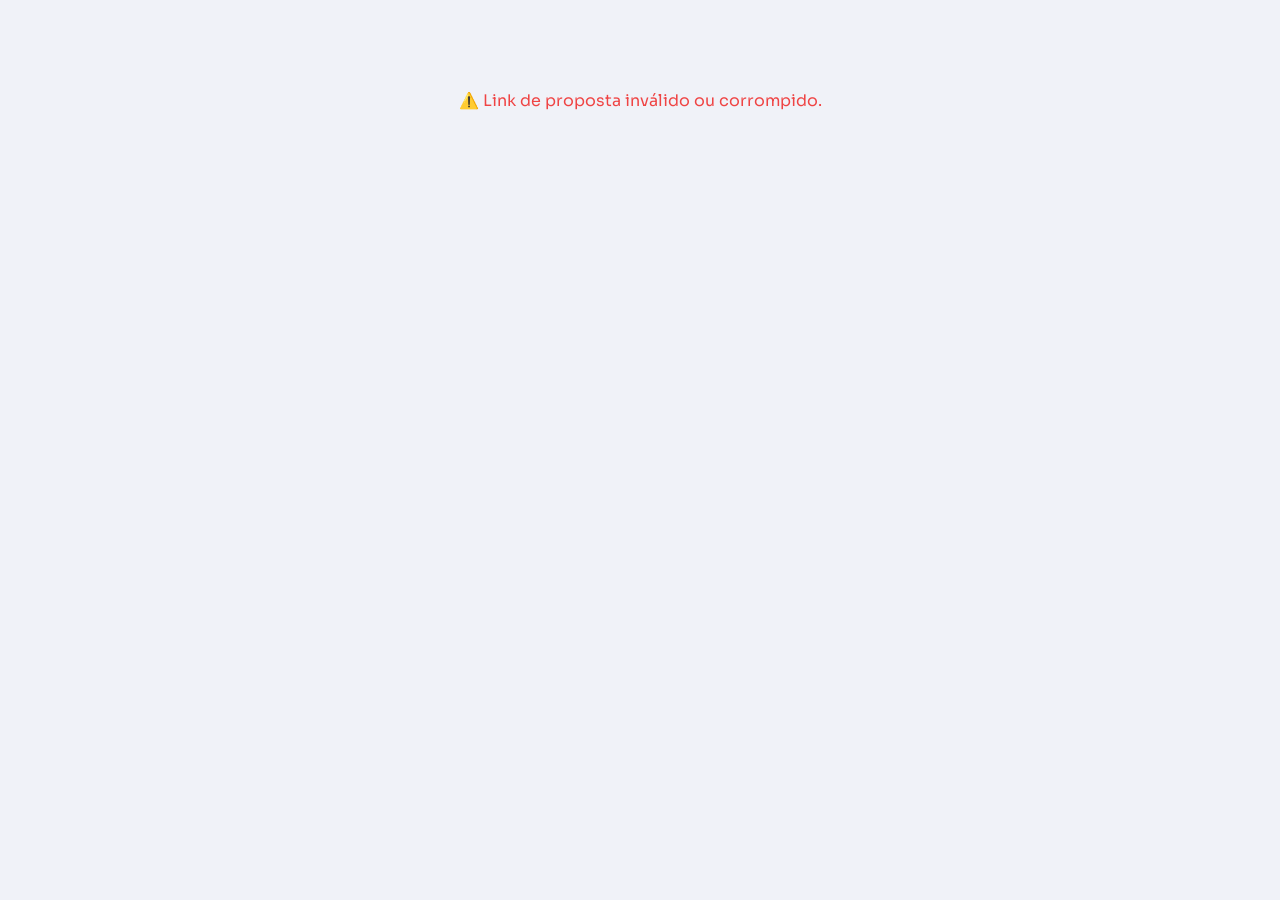
<file: proposta.html>
<!DOCTYPE html>
<html lang="pt-BR">
<head>
  <meta charset="UTF-8">
  <meta name="viewport" content="width=device-width, initial-scale=1.0">
  <title>Proposta Comercial - Sewe Group</title>
  <link href="https://fonts.googleapis.com/css2?family=Inter:wght@300;400;600;700&family=Sora:wght@700;800&family=Chakra+Petch:wght@700;800&display=swap" rel="stylesheet">
  <style>
    body { background: #f0f2f8; font-family: 'Inter', sans-serif; color: #1a1d2e; margin: 0; padding: 40px 20px; display: flex; flex-direction: column; align-items: center; gap: 40px; }
    * { box-sizing: border-box; margin: 0; padding: 0; }
    
    .doc-page { width: 100%; max-width: 1000px; background: #fff; border-radius: 16px; box-shadow: 0 12px 40px rgba(0,0,0,0.15); overflow: hidden; position: relative; min-height: 700px; margin: 0 auto; }
    
    .capa { background: linear-gradient(135deg, #0a1628 0%, #0d2137 55%, #082028 100%); display: flex; flex-direction: column; justify-content: space-between; }
    .capa-bg { position: absolute; inset: 0; background: radial-gradient(ellipse at 10% 60%, rgba(10,181,160,.18) 0%, transparent 55%), radial-gradient(ellipse at 90% 10%, rgba(10,60,120,.28) 0%, transparent 50%); }
    .capa-s { position: absolute; left: 50%; top: 50%; transform: translate(-50%, -50%); font-family: 'Chakra Petch', sans-serif; font-size: 480px; font-weight: 800; color: rgba(10,181,160,.07); line-height: 1; pointer-events: none; user-select: none; letter-spacing: -10px; }
    .capa-top { position: relative; z-index: 2; padding: 40px 50px; display: flex; justify-content: space-between; align-items: center; }
    .logo { display: flex; align-items: center; gap: 12px; }
    .logo-s { font-family: 'Chakra Petch', sans-serif; font-size: 32px; font-weight: 800; color: #0ab5a0; border: 2.5px solid #0ab5a0; width: 48px; height: 48px; display: flex; align-items: center; justify-content: center; border-radius: 8px; flex-shrink: 0; }
    .logo-nome { color: #fff; font-family: 'Sora', sans-serif; font-size: 16px; font-weight: 800; letter-spacing: 3px; line-height: 1.1; }
    .logo-tag  { color: #0ab5a0; font-size: 8px; font-weight: 600; letter-spacing: 2px; text-transform: uppercase; margin-top: 2px; }
    .capa-data { color: rgba(255,255,255,.45); font-size: 13px; }
    .capa-mid { position: relative; z-index: 2; padding: 100px 50px; }
    .capa-barra { width: 4px; height: 60px; background: #0ab5a0; margin-bottom: 20px; border-radius: 2px; }
    .capa-tipo  { color: #0ab5a0; font-size: 12px; font-weight: 700; letter-spacing: 3px; text-transform: uppercase; margin-bottom: 10px; }
    .capa-titulo { color: #fff; font-family: 'Sora', sans-serif; font-size: 54px; font-weight: 800; line-height: 1.05; margin-bottom: 10px; }
    .capa-cliente { color: rgba(255,255,255,.65); font-family: 'Sora', sans-serif; font-size: 24px; font-weight: 700; letter-spacing: 2px; text-transform: uppercase; }
    .capa-bottom { position: relative; z-index: 2; padding: 24px 50px; border-top: 1px solid rgba(255,255,255,.07); display: flex; justify-content: space-between; align-items: center; }
    .capa-validade { color: rgba(255,255,255,.4); font-size: 11px; }
    .capa-consult  { color: rgba(255,255,255,.6); font-size: 12px; text-align: right; }
    .capa-consult strong { color: #fff; display: block; font-size: 14px; margin-bottom: 2px; }

    .pagina { padding: 40px 50px; }
    .pagina-header { display: flex; justify-content: space-between; align-items: center; padding-bottom: 16px; border-bottom: 2px solid #0e2a5c; margin-bottom: 24px; }
    .ph-right { text-align: right; font-size: 11px; color: #7b8199; }
    .ph-right strong { font-size: 14px; font-weight: 700; color: #0e2a5c; display: block; }
    .logo-s-sm { font-family: 'Chakra Petch', sans-serif; font-size: 20px; font-weight: 800; color: #0ab5a0; border: 2px solid #0ab5a0; width: 34px; height: 34px; display: flex; align-items: center; justify-content: center; border-radius: 6px; }
    .cliente-box { background: #f5f6fa; border-radius: 10px; padding: 16px 20px; display: grid; grid-template-columns: repeat(3,1fr); gap: 16px; margin-bottom: 24px; border-left: 4px solid #0e2a5c; }
    .cb-label { font-size: 9px; font-weight: 700; text-transform: uppercase; letter-spacing: 1px; color: #7b8199; display: block; margin-bottom: 4px; }
    .cb-val   { font-size: 15px; font-weight: 700; color: #0e2a5c; }
    .rodape { display: flex; justify-content: space-between; align-items: center; padding-top: 16px; border-top: 1px solid #e5e7eb; margin-top: 24px; font-size: 11px; color: #aaa; }
    .rodape-logo { font-family: 'Chakra Petch', sans-serif; font-size: 13px; font-weight: 700; color: #0e2a5c; letter-spacing: 1px; }

    .arte { background: #0a1628; color: #fff; padding-bottom: 30px; }
    .arte-s { position: absolute; left: 50%; top: 50%; transform: translate(-50%, -50%); font-family: 'Chakra Petch', sans-serif; font-size: 460px; font-weight: 800; color: rgba(10,181,160,.05); line-height: 1; pointer-events: none; user-select: none; }
    .arte-header { display: flex; justify-content: space-between; align-items: center; padding: 24px 50px; border-bottom: 1px solid rgba(255,255,255,.07); position: relative; z-index: 1; }
    .arte-badge { background: rgba(10,181,160,.15); border: 1px solid rgba(10,181,160,.4); color: #0ab5a0; font-size: 10px; font-weight: 700; padding: 6px 16px; border-radius: 20px; letter-spacing: .8px; text-transform: uppercase; }
    .arte-hl { padding: 24px 50px 16px; position: relative; z-index: 1; }
    .arte-bar { width: 4px; height: 40px; background: #0ab5a0; margin-bottom: 12px; border-radius: 2px; }
    .arte-titulo { font-family: 'Sora', sans-serif; font-size: 26px; font-weight: 800; line-height: 1.2; margin-bottom: 8px; }
    .arte-teal { color: #0ab5a0; }
    .arte-sub  { font-size: 13px; color: rgba(255,255,255,.6); line-height: 1.5; max-width: 600px; }
    .arte-stats { display: flex; align-items: center; background: rgba(10,181,160,.1); border-top: 1px solid rgba(10,181,160,.2); border-bottom: 1px solid rgba(10,181,160,.2); padding: 16px 50px; position: relative; z-index: 1; }
    .arte-stat { text-align: center; flex: 1; }
    .arte-stat-n { font-family: 'Sora', sans-serif; font-size: 22px; font-weight: 800; color: #0ab5a0; line-height: 1; }
    .arte-stat-l { font-size: 9px; color: rgba(255,255,255,.5); text-transform: uppercase; letter-spacing: 1px; margin-top: 4px; font-weight: 600; }
    .arte-div    { width: 1px; height: 36px; background: rgba(255,255,255,.15); flex-shrink: 0; }
    .arte-slabel { font-size: 9px; font-weight: 700; text-transform: uppercase; letter-spacing: 2.5px; color: rgba(10,181,160,.8); padding: 16px 50px 10px; display: flex; align-items: center; gap: 8px; position: relative; z-index: 1; }
    .arte-slabel::before { content: ''; width: 16px; height: 2px; background: #0ab5a0; border-radius: 1px; flex-shrink: 0; }
    .arte-difs { display: grid; grid-template-columns: repeat(3,1fr); gap: 2px; background: rgba(255,255,255,.08); margin: 0 50px; border-radius: 12px; overflow: hidden; position: relative; z-index: 1; }
    .arte-dif { background: #0d2137; padding: 16px 20px; }
    .arte-dif-icon  { font-size: 20px; margin-bottom: 6px; display: block; }
    .arte-dif-title { font-family: 'Sora', sans-serif; font-size: 12px; font-weight: 700; margin-bottom: 4px; color: #fff; }
    .arte-dif-text  { font-size: 11px; color: rgba(255,255,255,.5); line-height: 1.5; }
    .arte-impacts { display: grid; grid-template-columns: repeat(3,1fr); gap: 12px; margin: 0 50px; position: relative; z-index: 1; }
    .arte-impact { background: linear-gradient(135deg,#0ab5a0,#0890a0); border-radius: 12px; padding: 16px; text-align: center; }
    .arte-impact-n { font-family: 'Sora', sans-serif; font-size: 28px; font-weight: 800; color: #fff; line-height: 1; }
    .arte-impact-l { font-size: 9px; color: rgba(0,0,0,.45); text-transform: uppercase; letter-spacing: 1px; margin-top: 6px; font-weight: 700; }
    .arte-clients  { display: flex; flex-wrap: wrap; gap: 6px; padding: 0 50px; position: relative; z-index: 1; }
    .arte-footer { display: flex; justify-content: space-between; align-items: center; padding: 20px 50px; margin-top: 20px; background: rgba(10,181,160,.1); border-top: 1px solid rgba(10,181,160,.25); position: relative; z-index: 1; }
    .arte-footer-cta     { font-family: 'Sora', sans-serif; font-size: 14px; font-weight: 700; color: #fff; margin-bottom: 6px; }
    .arte-footer-contact { display: flex; gap: 16px; font-size: 11px; color: rgba(255,255,255,.55); }

    table { width: 100%; border-collapse: collapse; margin-bottom: 20px; }
    th { background: #0e2a5c; color: #fff; font-size: 11px; font-weight: 700; letter-spacing: 1px; text-transform: uppercase; padding: 14px 16px; text-align: left; }
    td { padding: 14px 16px; border-bottom: 1px solid #e5e7eb; font-size: 13px; }

    @media(max-width: 800px) {
      body { padding: 16px; gap: 16px; }
      .doc-page { min-height: auto; border-radius: 8px; }
      .capa-s { font-size: 200px; }
      .capa-titulo { font-size: 36px; }
      .capa-top, .capa-bottom { padding: 20px; flex-direction: column; align-items: flex-start; gap: 12px; }
      .capa-mid { padding: 40px 20px; }
      .pagina { padding: 20px; }
      .cliente-box { grid-template-columns: 1fr; gap: 10px; }
      .arte-header, .arte-hl, .arte-slabel, .arte-clients, .arte-footer { padding-left: 20px; padding-right: 20px; }
      .arte-stats { padding: 20px; flex-direction: column; gap: 16px; background: transparent; border: none; }
      .arte-div { display: none; }
      .arte-difs { grid-template-columns: 1fr; margin: 0 20px; gap: 8px; background: transparent; }
      .arte-dif { border-radius: 8px; }
      .arte-impacts { grid-template-columns: 1fr; margin: 0 20px; }
      .arte-footer { flex-direction: column; align-items: flex-start; gap: 20px; }
      .arte-footer-contact { flex-direction: column; gap: 8px; }
      th, td { font-size: 11px; padding: 10px; }
      .neg-grids { grid-template-columns: 1fr; }
    }
  </style>
</head>
<body>
  <div id="app" style="width: 100%; display: flex; flex-direction: column; align-items: center; gap: 40px;">
    <div style="font-family: 'Sora', sans-serif; text-align: center; margin-top: 50px; color: #0e2a5c;">⏳ Descompactando proposta segura...</div>
  </div>

  <script>
    function f(v){ return v.toLocaleString('pt-BR',{style:'currency',currency:'BRL'}); }

    const params = new URLSearchParams(window.location.search);
    const dataParam = params.get('data');

    if (!dataParam) {
      document.getElementById('app').innerHTML = '<div style="padding: 50px; text-align: center; font-family: Sora; color: #ef4444;">⚠️ Link de proposta inválido ou corrompido.</div>';
    } else {
      try {
        const jsonStr = decodeURIComponent(escape(atob(dataParam)));
        const d = JSON.parse(jsonStr);

        const fImpl = 1 - (d.dImpl/100);
        const fMRR  = 1 - (d.dMRR/100);

        let pacotesCobrados = d.type === 'NEWLOGO' ? d.qtdPacotes : Math.max(0, d.qtdPacotes - 1);
        const sustVal = pacotesCobrados * 799;

        let implGross = 0, mrrProds = 0;
        d.prods.forEach(p => { implGross += p.impl; mrrProds += p.mrr; });
        const projImplGross = d.projHoras * d.projValHora;
        implGross += projImplGross;

        const mrrGross = d.isProjeto ? 0 : (mrrProds + sustVal + d.devMRR);

        // Pega a array de upgrades ou cria uma vazia
        const upgrades = d.upgrades || [];
        
        // Retrocompatibilidade (caso abram um link gerado com o código antigo)
        if(d.upgName || d.upgImpl || d.upgMRR) {
            upgrades.push({ name: d.upgName || 'Crédito', impl: d.upgImpl || 0, mrr: d.upgMRR || 0 });
        }

        let upgImpl = 0, upgMRR = 0;
        upgrades.forEach(u => { upgImpl += u.impl; upgMRR += u.mrr; });

        const implFinal = Math.max(0, (implGross * fImpl) - upgImpl);
        const mrrFinal  = Math.max(0, (mrrGross * fMRR) - upgMRR);

        const dateStr = d.cdate ? new Date(d.cdate+'T00:00:00').toLocaleDateString('pt-BR') : new Date().toLocaleDateString('pt-BR');
        
        const suiteName = {COMERCIAL:'Comercial',FINANCEIRA:'Financeira',SUPRIMENTOS:'Suprimentos',BENEFICIOS:'Benefícios',POSVENDA:'Pós-Venda'};
        const suiteColor= {COMERCIAL:'#dbeafe|#1d4ed8',FINANCEIRA:'#d1fae5|#065f46',SUPRIMENTOS:'#ede9fe|#6d28d9',BENEFICIOS:'#fee2e2|#b91c1c',POSVENDA:'#fef3c7|#92400e'};

        const prodRows = d.prods.map(p=>{
          const sc = p.suite ? suiteColor[p.suite]||'#f3f4f6|#374151' : '';
          const [bg,fg] = sc ? sc.split('|') : ['#f3f4f6','#374151'];
          const tag = p.suite ? `<span style="background:${bg};color:${fg};font-size:10px;font-weight:700;padding:3px 8px;border-radius:10px;text-transform:uppercase;margin-right:8px">${suiteName[p.suite]||p.suite}</span>` : '';
          const typetag = `<span style="background:#f0f9ff;color:#0369a1;border:1px solid #bae6fd;font-size:9px;font-weight:700;padding:2px 8px;border-radius:8px;margin-left:6px">${p.isAddon?'Add-on':'Core'}</span>`;
          const implHtml = p.impl > 0 ? (d.dImpl > 0 ? `<del style="font-size:10px;color:#999;display:block">${f(p.impl)}</del>${f(p.impl * fImpl)}` : f(p.impl)) : '—';
          const mrrHtml = p.mrr > 0 ? (d.dMRR > 0 ? `<del style="font-size:10px;color:#999;display:block">${f(p.mrr)}</del>${f(p.mrr * fMRR)}` : f(p.mrr)) : '—';
          return `<tr><td>${tag}${p.name}${typetag}</td><td style="text-align:right; font-weight: 600;">${implHtml}</td><td style="text-align:right; font-weight: 600;">${mrrHtml}<span style="font-size:10px; font-weight: normal;">/mês</span></td></tr>`;
        }).join('');

        let lblSustentacao = d.type === 'NEWLOGO' ? `Sustentação Base & Licenciamento (${pacotesCobrados}x pct p/ até ${pacotesCobrados*50} usuários)` : `Sustentação Adicional (${pacotesCobrados}x pct extra p/ +${pacotesCobrados*50} usuários)`;
        if(d.type === 'CROSS' && pacotesCobrados === 0){ lblSustentacao = `Licenciamento & Sustentação (Cota inicial de 50 usuários Cross inclusa)`; }

        const sustValHtml = sustVal > 0 ? (d.dMRR > 0 ? `<del style="font-size:10px;color:#999;display:block">${f(sustVal)}</del>${f(sustVal * fMRR)}` : f(sustVal)) : 'R$ 0,00';
        const devValHtml = d.devMRR > 0 ? (d.dMRR > 0 ? `<del style="font-size:10px;color:#999;display:block">${f(d.devMRR)}</del>${f(d.devMRR * fMRR)}` : f(d.devMRR)) : 'R$ 0,00';

        const infraRows = `
          <tr style="background:#fafbfc"><td style="color:#555;font-size:12px">${lblSustentacao}</td><td style="text-align:right;color:#555;">—</td><td style="text-align:right;color:#555;font-weight: 600;">${sustValHtml}<span style="font-size:10px;font-weight: normal;">/mês</span></td></tr>
          ${d.devMRR>0 ? `<tr style="background:#fafbfc"><td style="color:#555;font-size:12px">Pacote Desenvolvimento (+5h/mês)</td><td style="text-align:right;color:#555;">—</td><td style="text-align:right;color:#555;font-weight: 600;">${devValHtml}<span style="font-size:10px;font-weight: normal;">/mês</span></td></tr>` : ''}
          ${d.dReason ? `<tr><td style="color:#dc2626;font-size:11px" colspan="3">Motivo do Desconto: ${d.dReason}</td></tr>` : ''}`;

        const creditRows = upgrades.map(u => `
          <tr style="background:#fef2f2">
            <td style="color:#b91c1c;font-size:12px;padding:14px 16px;">Crédito Upgrade: ${u.name}</td>
            <td style="text-align:right;color:#b91c1c;padding:14px 16px;">${u.impl > 0 ? '-'+f(u.impl) : '—'}</td>
            <td style="text-align:right;color:#b91c1c;font-weight: 600;padding:14px 16px;">${u.mrr > 0 ? '-'+f(u.mrr)+'<span style="font-size:10px;font-weight: normal;">/mês</span>' : '—'}</td>
          </tr>
        `).join('');

        const parcelasAtuais = d.parcelas || 1;
        const parcelaTexto = parcelasAtuais === 1 ? 'À vista — 7 dias após assinatura' : `${parcelasAtuais}× de ${f(implFinal/parcelasAtuais)} sem juros`;

        let bodyHTML = '';
        if(d.isProjeto){
          const projFinal = projImplGross*fImpl;
          bodyHTML = `
            <div style="background:#f0fdf4;border:1.5px solid #bbf7d0;border-radius:12px;padding:24px 30px;margin-bottom:24px;">
              <div style="display:flex;justify-content:space-between;align-items:flex-start;gap:20px; flex-wrap: wrap;">
                <div><div style="font-family:'Sora',sans-serif;font-size:18px;font-weight:700;color:#0e2a5c">🔨 Desenvolvimento Sewe Group</div><div style="font-size:14px;color:#555;margin-top:6px">${d.projHoras} horas × R$ ${d.projValHora}/h</div>${d.projDesc?`<div style="font-size:13px;color:#444;margin-top:16px;padding-top:16px;border-top:1px solid #d1fae5;line-height:1.6"><strong>Escopo:</strong><br>${d.projDesc}</div>`:''}</div>
                <div style="text-align:right;flex-shrink:0">${d.dImpl>0?`<div style="font-size:13px;color:#dc2626; margin-bottom:4px;">Desconto ${d.dImpl}%: −${f(projImplGross*d.dImpl/100)}</div>`:''}<div style="font-family:'Sora',sans-serif;font-size:28px;font-weight:800;color:#0e2a5c">${f(projFinal)}</div></div>
              </div>
            </div>
            <div style="background:#0e2a5c;border-radius:12px;padding:24px 30px;margin-bottom:24px;display:flex;justify-content:space-between;align-items:center;flex-wrap: wrap; gap: 10px;"><div style="color:rgba(255,255,255,.6);font-size:12px;font-weight:700;text-transform:uppercase;letter-spacing:1px">Investimento Total do Projeto</div><div style="font-family:'Sora',sans-serif;font-size:36px;font-weight:800;color:#fff">${f(projFinal)}</div></div>
            <div style="background:#f8f9fc;border-radius:12px;padding:24px 30px;"><div style="font-size:10px;font-weight:700;text-transform:uppercase;letter-spacing:2px;color:#7b8199;margin-bottom:16px">CONDIÇÕES COMERCIAIS</div><div style="display:grid;grid-template-columns:repeat(auto-fit, minmax(250px, 1fr));gap:16px"><div style="display:flex;gap:12px;font-size:13px;line-height:1.5"><span style="font-size:20px">💳</span><div><strong style="display:block;color:#0e2a5c">Pagamento</strong>100% antecipado ou conforme contrato</div></div><div style="display:flex;gap:12px;font-size:13px;line-height:1.5"><span style="font-size:20px">📅</span><div><strong style="display:block;color:#0e2a5c">Prazo de Execução</strong>A definir após kick-off do projeto</div></div><div style="display:flex;gap:12px;font-size:13px;line-height:1.5"><span style="font-size:20px">⏱</span><div><strong style="display:block;color:#0e2a5c">Validade</strong>15 dias úteis</div></div><div style="display:flex;gap:12px;font-size:13px;line-height:1.5"><span style="font-size:20px">➕</span><div><strong style="display:block;color:#0e2a5c">Horas excedentes</strong>R$ 275/h com aprovação prévia</div></div></div></div>
            ${d.notes?`<div style="background:#fffbeb;border:1px solid #fcd34d;border-radius:10px;padding:16px 20px;margin-top:20px;font-size:13px;"><div style="font-size:10px;font-weight:700;text-transform:uppercase;letter-spacing:1px;color:#92400e;margin-bottom:8px">OBSERVAÇÕES</div>${d.notes.replace(/\n/g,'<br>')}</div>`:''}`;
        } else {
          bodyHTML = `
            <div style="font-size:10px;font-weight:700;text-transform:uppercase;letter-spacing:2px;color:#0e2a5c;margin-bottom:16px;display:flex;align-items:center;gap:12px">OFERTA NEGOCIADA<span style="flex:1;height:2px;background:#e5e7eb;display:block"></span></div>
            <table>
              <thead><tr><th style="background:#0e2a5c;color:#fff;">Solução</th><th style="background:#0e2a5c;color:#fff;text-align:right;">Implantação</th><th style="background:#0e2a5c;color:#fff;text-align:right;">Recorrência</th></tr></thead>
              <tbody>
                ${prodRows}${infraRows}${creditRows}
                <tr style="background:#0e2a5c;"><td style="padding:16px;color:#fff;font-weight:700;font-size:14px"><strong>TOTAL LÍQUIDO</strong></td><td style="padding:16px;text-align:right;color:#0ab5a0;font-weight:700;font-size:16px;font-family:'Sora',sans-serif">${f(implFinal)}</td><td style="padding:16px;text-align:right;color:#0ab5a0;font-weight:700;font-size:16px;font-family:'Sora',sans-serif">${f(mrrFinal)}<span style="font-size:11px">/mês</span></td></tr>
              </tbody>
            </table>
            <div style="display:grid;grid-template-columns:repeat(auto-fit, minmax(250px, 1fr));gap:16px;margin-bottom:24px;" class="neg-grids">
              <div style="background:#0e2a5c;border-radius:12px;padding:24px;text-align:center;"><div style="font-size:10px;font-weight:700;text-transform:uppercase;letter-spacing:1.5px;color:rgba(255,255,255,.6);margin-bottom:8px">IMPLANTAÇÃO FINAL</div><div style="font-family:'Sora',sans-serif;font-size:34px;font-weight:800;color:#fff;line-height:1">${f(implFinal)}</div><div style="font-size:11px;color:rgba(255,255,255,.5);margin-top:8px">Cobrança única</div></div>
              <div style="background:#0ab5a0;border-radius:12px;padding:24px;text-align:center;"><div style="font-size:10px;font-weight:700;text-transform:uppercase;letter-spacing:1.5px;color:rgba(255,255,255,.7);margin-bottom:8px">RECORRÊNCIA FINAL</div><div style="font-family:'Sora',sans-serif;font-size:34px;font-weight:800;color:#fff;line-height:1">${f(mrrFinal)}</div><div style="font-size:11px;color:rgba(255,255,255,.6);margin-top:8px">por mês</div></div>
            </div>
            <div style="background:#f8f9fc;border-radius:12px;padding:24px 30px;">
              <div style="font-size:10px;font-weight:700;text-transform:uppercase;letter-spacing:2px;color:#7b8199;margin-bottom:16px">CONDIÇÕES COMERCIAIS</div>
              <div style="display:grid;grid-template-columns:repeat(auto-fit, minmax(250px, 1fr));gap:16px"><div style="display:flex;gap:12px;font-size:13px;line-height:1.5"><span style="font-size:20px">💳</span><div><strong style="display:block;color:#0e2a5c">Pagamento Implantação</strong>${parcelaTexto}</div></div><div style="display:flex;gap:12px;font-size:13px;line-height:1.5"><span style="font-size:20px">🚀</span><div><strong style="display:block;color:#0e2a5c">Implantação</strong>Até 30 dias úteis após liberação do banco de dados</div></div><div style="display:flex;gap:12px;font-size:13px;line-height:1.5"><span style="font-size:20px">⏱</span><div><strong style="display:block;color:#0e2a5c">Validade</strong>15 dias úteis a partir desta data</div></div><div style="display:flex;gap:12px;font-size:13px;line-height:1.5"><span style="font-size:20px">🔄</span><div><strong style="display:block;color:#0e2a5c">Renovação</strong>Automática anual, salvo aviso 30 dias antes</div></div></div>
            </div>
            ${d.notes?`<div style="background:#fffbeb;border:1px solid #fcd34d;border-radius:10px;padding:16px 20px;margin-top:20px;font-size:13px;"><div style="font-size:10px;font-weight:700;text-transform:uppercase;letter-spacing:1px;color:#92400e;margin-bottom:8px">OBSERVAÇÕES</div>${d.notes.replace(/\n/g,'<br>')}</div>`:''}`;
        }

        const clientesList = ['MULTISEG','TRANSOL','INTERSAT','PET LINE','PPA','KGMlan','MPE DISTRIBUIDORA','SEVENTH','ROUTE 66','PROPECUÁRIA','SECURICAM','GRUPO SERVSEG','FRAHM','SDE','BELLFONE','GLOBALVET','PET SOCIETY','MOCELIN'].map(c=>`<span style="background:rgba(255,255,255,.06);border:1px solid rgba(255,255,255,.12);border-radius:6px;padding:6px 12px;font-size:10px;font-weight:700;color:rgba(255,255,255,.6);letter-spacing:1px;text-transform:uppercase">${c}</span>`).join('');

        document.getElementById('app').innerHTML = `
          <div class="doc-page capa">
            <div class="capa-bg"></div><div class="capa-s">S</div>
            <div class="capa-top"><div class="logo"><div class="logo-s">S</div><div><div class="logo-nome">SEWE GROUP</div><div class="logo-tag">Inteligência no seu negócio!</div></div></div><div class="capa-data">${dateStr}</div></div>
            <div class="capa-mid"><div class="capa-barra"></div><div class="capa-tipo">Proposta Comercial Digital</div><div class="capa-titulo">Sewe BI</div><div class="capa-cliente">${d.cname}</div></div>
            <div class="capa-bottom"><div class="capa-validade">Válida por 15 dias úteis &bull; ${dateStr}</div><div class="capa-consult"><strong>${d.consult}</strong>Consultor Responsável</div></div>
          </div>
          <div class="doc-page pagina">
            <div class="pagina-header"><div class="logo"><div class="logo-s-sm">S</div><div><div style="font-family:'Sora',sans-serif;font-size:14px;font-weight:800;color:#0e2a5c;letter-spacing:2px">SEWE GROUP</div><div style="color:#0ab5a0;font-size:8px;font-weight:600;letter-spacing:1.5px;text-transform:uppercase;margin-top:1px">Inteligência no seu negócio!</div></div></div><div class="ph-right"><strong>Proposta Comercial — Sewe BI</strong>${dateStr} &bull; Válida 15 dias úteis</div></div>
            <div class="cliente-box"><div><span class="cb-label">Cliente</span><span class="cb-val">${d.cname}</span></div><div><span class="cb-label">Contato</span><span class="cb-val">${d.contact}</span></div><div><span class="cb-label">Consultor Responsável</span><span class="cb-val">${d.consult}</span></div></div>
            ${bodyHTML}
            <div class="rodape"><span class="rodape-logo">SEWE GROUP</span><span>sewe@seweconsultoria.com.br &bull; +55 48 98470-4389</span></div>
          </div>
          <div class="doc-page arte">
            <div class="arte-s">S</div>
            <div class="arte-header"><div class="logo"><div class="logo-s" style="width:36px;height:36px;font-size:22px">S</div><div><div style="font-family:'Sora',sans-serif;font-size:12px;font-weight:800;letter-spacing:3px;color:#fff">SEWE GROUP</div><div style="font-size:7px;color:#0ab5a0;letter-spacing:2px;text-transform:uppercase;margin-top:1px;font-weight:600">Inteligência no seu negócio!</div></div></div><div class="arte-badge">Por que fechar com a Sewe?</div></div>
            <div class="arte-hl"><div class="arte-bar"></div><div class="arte-titulo">Mais de <span class="arte-teal">200 distribuidores</span><br>já tomam decisões com inteligência</div><div class="arte-sub">Desde 2020, ajudamos distribuidores de todo o Brasil a transformar dados em crescimento real.</div></div>
            <div class="arte-stats"><div class="arte-stat"><div class="arte-stat-n">+200</div><div class="arte-stat-l">Clientes ativos</div></div><div class="arte-div"></div><div class="arte-stat"><div class="arte-stat-n">+3B</div><div class="arte-stat-l">em negócios/ano</div></div><div class="arte-div"></div><div class="arte-stat"><div class="arte-stat-n">+500</div><div class="arte-stat-l">Cidades atendidas</div></div><div class="arte-div"></div><div class="arte-stat"><div class="arte-stat-n">5 ★</div><div class="arte-stat-l">Google Reviews</div></div><div class="arte-div"></div><div class="arte-stat"><div class="arte-stat-n">100%</div><div class="arte-stat-l">Atendimento humano</div></div></div>
            <div class="arte-slabel">NOSSOS DIFERENCIAIS</div>
            <div class="arte-difs"><div class="arte-dif"><div class="arte-dif-icon">🏆</div><div class="arte-dif-title">Especialistas em Distribuidores</div><div class="arte-dif-text">Focados exclusivamente no seu mercado. KPIs, problemas e oportunidades do setor de distribuição.</div></div><div class="arte-dif"><div class="arte-dif-icon">⚡</div><div class="arte-dif-title">Qlik Sense — Líder Mundial</div><div class="arte-dif-text">Plataforma de BI líder global. Dashboards em tempo real, self-service analytics e alertas automáticos.</div></div><div class="arte-dif"><div class="arte-dif-icon">🚀</div><div class="arte-dif-title">Implantação em até 30 dias</div><div class="arte-dif-text">Do contrato ao primeiro dashboard em 30 dias úteis. Integração com ERP e suporte inclusos.</div></div><div class="arte-dif"><div class="arte-dif-icon">🧩</div><div class="arte-dif-title">Soluções Modulares</div><div class="arte-dif-text">Comece pelo que você precisa. Expanda com Comercial, Financeiro, Suprimentos, Pós-Venda e Benefícios.</div></div><div class="arte-dif"><div class="arte-dif-icon">🤝</div><div class="arte-dif-title">Customer Success Dedicado</div><div class="arte-dif-text">Suporte via WhatsApp, tickets internos, treinamento contínuo e CSM acompanhando sua evolução.</div></div><div class="arte-dif"><div class="arte-dif-icon">💡</div><div class="arte-dif-title">Classificado como OPEX</div><div class="arte-dif-text">Abate no IR. Expertise de time Sênior sem risco trabalhista, por uma fração do custo interno.</div></div></div>
            <div class="arte-slabel" style="margin-top:20px">IMPACTO REAL NOS CLIENTES</div>
            <div class="arte-impacts"><div class="arte-impact"><div class="arte-impact-n">98%</div><div class="arte-impact-l">mais precisão nas decisões</div></div><div class="arte-impact"><div class="arte-impact-n">50%</div><div class="arte-impact-l">menos tempo de resposta do gestor</div></div><div class="arte-impact"><div class="arte-impact-n">30%</div><div class="arte-impact-l">de redução de churn de clientes</div></div></div>
            <div class="arte-slabel" style="margin-top:20px">QUEM JÁ CONFIA NA SEWE</div>
            <div class="arte-clients">${clientesList}</div>
            <div class="arte-footer"><div><div class="arte-footer-cta">Pronto para transformar dados em crescimento?</div><div class="arte-footer-contact"><span>📱 +55 48 98470-4389</span><span>✉️ sewe@seweconsultoria.com.br</span></div></div><div class="logo-s" style="width:40px;height:40px;font-size:26px">S</div></div>
          </div>
        `;
      } catch(e) {
        console.error(e);
        document.getElementById('app').innerHTML = '<div style="padding: 50px; text-align: center; font-family: Sora; color: #ef4444;">⚠️ Erro ao carregar os dados da proposta.</div>';
      }
    }
  </script>
</body>
</html>
</file>
<file: style.css>
:root {
  --bg:       #f0f2f8;
  --white:    #ffffff;
  --border:   #dde1ee;
  --text:     #1a1d2e;
  --muted:    #7b8199;
  --primary:  #0e2a5c;
  --accent:   #1a54c8;
  --alight:   #e8effe;
  --teal:     #0ab5a0;
  --tlight:   #e6f9f7;
  --warn:     #f59e0b;
  --wlight:   #fef3c7;
  --danger:   #ef4444;
  --dlight:   #fee2e2;
  --green:    #10b981;
  --glight:   #d1fae5;
  --r: 12px;
  --sh: 0 1px 3px rgba(0,0,0,.06), 0 4px 16px rgba(0,0,0,.07);
}
*{box-sizing:border-box;margin:0;padding:0}
body{font-family:'Inter',sans-serif;background:var(--bg);color:var(--text);font-size:13px;line-height:1.5}
.hdr{background:var(--primary);height:60px;display:flex;align-items:center;justify-content:space-between;padding:0 28px;position:sticky;top:0;z-index:200;box-shadow:0 2px 10px rgba(0,0,0,.25)}
.hdr-logo{display:flex;align-items:center;gap:10px}
.hdr-mark{width:34px;height:34px;background:linear-gradient(135deg,#1a54c8,#0ab5a0);border-radius:8px;display:flex;align-items:center;justify-content:center;color:#fff;font-family:'Sora',sans-serif;font-weight:800;font-size:15px}
.hdr-name{color:#fff;font-family:'Sora',sans-serif;font-size:17px;font-weight:700}
.hdr-name span{color:#0ab5a0}
.hdr-pill{background:rgba(255,255,255,.1);color:rgba(255,255,255,.75);font-size:11px;padding:4px 12px;border-radius:20px;border:1px solid rgba(255,255,255,.15)}
.page{max-width:1160px;margin:0 auto;padding:24px 20px 80px}
.main-grid{display:grid;grid-template-columns:1fr 360px;gap:20px;align-items:start}
.card{background:var(--white);border:1px solid var(--border);border-radius:var(--r);box-shadow:var(--sh);overflow:hidden;margin-bottom:16px}
.ch{padding:14px 20px;border-bottom:1px solid var(--border);display:flex;align-items:center;gap:10px}
.ci{width:30px;height:30px;border-radius:8px;display:flex;align-items:center;justify-content:center;font-size:14px;flex-shrink:0}
.ci.blue{background:var(--alight)} .ci.teal{background:var(--tlight)} .ci.warn{background:var(--wlight)} .ci.purple{background:#f5f3ff} .ci.green{background:var(--glight)}
.ct{font-family:'Sora',sans-serif;font-size:13px;font-weight:700;color:var(--primary)}
.cs{font-size:11px;color:var(--muted);margin-top:1px}
.cb{padding:18px 20px}
.field{display:flex;flex-direction:column;gap:4px}
.field+.field{margin-top:12px}
label{font-size:10px;font-weight:700;color:var(--muted);letter-spacing:.4px;text-transform:uppercase}
input[type=text],input[type=number],input[type=date],select,textarea{background:var(--bg);border:1.5px solid var(--border);border-radius:8px;color:var(--text);font-family:'Inter',sans-serif;font-size:13px;padding:8px 11px;outline:none;transition:border-color .15s;width:100%}
input:focus,select:focus,textarea:focus{border-color:var(--accent);background:#fff}
textarea{resize:vertical;min-height:60px}
.g2{display:grid;grid-template-columns:1fr 1fr;gap:12px}
.g3{display:grid;grid-template-columns:1fr 1fr 1fr;gap:12px}
.divider{height:1px;background:var(--border);margin:16px 0}
.type-wrap{display:grid;grid-template-columns:1fr 1fr;gap:8px;margin-top:6px}
.type-btn{padding:12px 14px;border:2px solid var(--border);border-radius:10px;cursor:pointer;transition:all .2s;background:var(--bg)}
.type-btn.active{border-color:var(--accent);background:var(--alight)}
.type-tag{font-family:'Sora',sans-serif;font-size:13px;font-weight:700;color:var(--muted)}
.type-btn.active .type-tag{color:var(--accent)}
.type-desc{font-size:11px;color:var(--muted);margin-top:2px;line-height:1.3}
.suite-grid{display:grid;grid-template-columns:repeat(3,1fr);gap:8px;margin-top:6px}
.suite-btn{padding:10px 6px;border:2px solid var(--border);border-radius:10px;cursor:pointer;transition:all .2s;background:var(--bg);text-align:center}
.suite-btn.sel{border-color:var(--accent);background:var(--alight)}
.suite-emoji{font-size:18px;display:block;margin-bottom:4px}
.suite-lbl{font-size:10px;font-weight:700;color:var(--muted);line-height:1.2}
.suite-btn.sel .suite-lbl{color:var(--accent)}
.tier-tabs{display:flex;gap:6px;margin-bottom:12px;flex-wrap:wrap}
.ttab{padding:5px 14px;border-radius:20px;border:1.5px solid var(--border);font-size:12px;font-weight:600;cursor:pointer;transition:all .2s;background:var(--bg)}
.ttab.active.smart{background:#eff6ff;border-color:#3b82f6;color:#1d4ed8}
.ttab.active.scale{background:#f0fdf4;border-color:#22c55e;color:#15803d}
.ttab.active.strategic{background:#faf5ff;border-color:#a855f7;color:#7e22ce}
.ptable{width:100%;border-collapse:collapse}
.ptable th{font-size:10px;font-weight:700;color:var(--muted);text-transform:uppercase;letter-spacing:.5px;padding:7px 10px;background:var(--bg);border-bottom:1px solid var(--border);text-align:left}
.ptable td{padding:7px 10px;border-bottom:1px solid var(--border);font-size:12px;vertical-align:middle}
.pchk{width:15px;height:15px;cursor:pointer;accent-color:var(--accent)}
.badge-core{font-size:9px;padding:2px 6px;border-radius:4px;font-weight:700;background:#eff6ff;color:#1d4ed8}
.badge-addon{font-size:9px;padding:2px 6px;border-radius:4px;font-weight:700;background:#fff7ed;color:#c2410c}
.pval{font-weight:700;color:var(--accent);font-size:11px}
.pimpl{font-size:11px;color:var(--muted)}
.dev-select-wrap{display:grid;grid-template-columns:1fr 1fr 1fr 1fr;gap:8px;margin-top:6px}
.dev-opt{padding:10px;border:2px solid var(--border);border-radius:9px;cursor:pointer;text-align:center;transition:all .2s;background:var(--bg)}
.dev-opt.active{border-color:var(--teal);background:var(--tlight)}
.dev-opt-lbl{font-size:12px;font-weight:700;color:var(--muted)}
.dev-opt.active .dev-opt-lbl{color:#0f766e}
.dev-opt-val{font-size:10px;color:var(--muted);margin-top:2px}
.users-box{background:var(--bg);border:1.5px solid var(--border);border-radius:10px;padding:14px;display:flex;align-items:center;gap:14px;margin-top:6px}
.users-ctrl{display:flex;align-items:center;gap:6px}
.users-ctrl input{width:64px;text-align:center;font-size:16px;font-weight:700}
.ubtn{width:28px;height:28px;border:1.5px solid var(--border);background:var(--white);border-radius:6px;cursor:pointer;font-size:16px;display:flex;align-items:center;justify-content:center;transition:all .15s}
.u-unit{flex:1}
.u-price{font-family:'Sora',sans-serif;font-size:18px;font-weight:700;color:var(--teal)}
.u-label{font-size:10px;color:var(--muted)}
.u-total{text-align:right}
.u-totalval{font-family:'Sora',sans-serif;font-size:16px;font-weight:700;color:var(--primary)}
.u-totallbl{font-size:10px;color:var(--muted)}
.sidebar{position:sticky;top:76px}
.sval-block{padding:16px 20px}
.sval-title{font-size:10px;text-transform:uppercase;letter-spacing:.5px;font-weight:700;color:var(--muted);margin-bottom:10px}
.sval-row{display:flex;justify-content:space-between;align-items:center;padding:5px 0;border-bottom:1px solid var(--border);font-size:12px}
.sval-lbl{color:var(--muted)}
.sval-val{font-weight:600}
.sval-indent{padding-left:14px;font-size:11px}
.grand-block{background:var(--primary);padding:18px 20px}
.grand-row{display:flex;justify-content:space-between;align-items:baseline;margin-bottom:8px}
.grand-lbl{font-size:11px;color:rgba(255,255,255,.6);text-transform:uppercase;letter-spacing:.5px}
.grand-val{font-family:'Sora',sans-serif;font-size:13px;font-weight:700;color:#fff}
.grand-row.big .grand-val{font-size:26px}
.grand-row.arr .grand-val{font-size:18px;color:#0ab5a0}
.grand-sep{height:1px;background:rgba(255,255,255,.15);margin:12px 0}
.margin-panel{background:linear-gradient(135deg,#0e2a5c,#1a3a70);border-radius:var(--r);padding:18px 20px;margin-bottom:16px;box-shadow:var(--sh)}
.mp-title{font-size:10px;font-weight:700;text-transform:uppercase;letter-spacing:.5px;color:rgba(255,255,255,.5);margin-bottom:14px;display:flex;align-items:center;gap:6px}
.mp-grid{display:grid;grid-template-columns:1fr 1fr;gap:10px;margin-bottom:14px}
.mp-box{background:rgba(255,255,255,.07);border-radius:8px;padding:12px}
.mp-box-lbl{font-size:10px;color:rgba(255,255,255,.5);text-transform:uppercase;letter-spacing:.4px;margin-bottom:4px}
.mp-box-val{font-family:'Sora',sans-serif;font-size:18px;font-weight:700;color:#fff}
.mp-box-sub{font-size:10px;color:rgba(255,255,255,.4);margin-top:2px}
.mp-box.highlight .mp-box-val{color:#0ab5a0}
.mp-row{display:flex;justify-content:space-between;align-items:center;font-size:11px;padding:4px 0;border-bottom:1px solid rgba(255,255,255,.07)}
.mp-row .lbl{color:rgba(255,255,255,.5)}
.mp-row .val{color:#fff;font-weight:600}
.sig-wrap{margin-top:12px}
.sig-label{font-size:10px;color:rgba(255,255,255,.5);margin-bottom:4px;display:flex;justify-content:space-between}
.sig-bar{height:6px;background:rgba(255,255,255,.1);border-radius:4px;overflow:hidden}
.sig-fill{height:100%;border-radius:4px;transition:width .4s,background .4s;background:#10b981}
.mflag{display:inline-flex;align-items:center;gap:5px;padding:6px 12px;border-radius:20px;font-size:11px;font-weight:700;margin-top:8px}
.mflag.ok{background:rgba(16,185,129,.15);color:#6ee7b7;border:1px solid rgba(16,185,129,.3)}
.mflag.warn{background:rgba(245,158,11,.15);color:#fcd34d;border:1px solid rgba(245,158,11,.3)}
.mflag.bad{background:rgba(239,68,68,.15);color:#fca5a5;border:1px solid rgba(239,68,68,.3)}
.neg-grid{display:grid;grid-template-columns:repeat(3,1fr);gap:8px;padding:14px 20px;border-top:1px solid var(--border)}
.neg-box{background:var(--bg);border-radius:8px;padding:10px;text-align:center}
.neg-num{font-family:'Sora',sans-serif;font-size:22px;font-weight:800;color:var(--primary)}
.neg-lbl{font-size:10px;color:var(--muted);text-transform:uppercase;letter-spacing:.4px;margin-top:2px}
.alert{padding:10px 14px;border-radius:8px;font-size:11px;display:flex;gap:7px;align-items:flex-start;margin-top:10px}
.alert.info{background:var(--alight);color:#1e40af;border:1px solid #93c5fd}
.alert.warn{background:var(--wlight);color:#92400e;border:1px solid #fcd34d}
.alert.danger{background:var(--dlight);color:#991b1b;border:1px solid #fca5a5}
.dfx{display:inline-flex;align-items:center;gap:5px;padding:5px 11px;border-radius:20px;font-size:11px;font-weight:600;margin:3px 4px 3px 0}
.parcela-btn{padding:6px 14px;border-radius:8px;border:1.5px solid var(--border);background:var(--bg);color:var(--body);font-size:12px;font-weight:600;cursor:pointer;transition:all .15s}
.parcela-btn.active{background:var(--teal);border-color:var(--teal);color:#fff}
.btn{display:inline-flex;align-items:center;gap:6px;padding:10px 20px;border-radius:8px;font-family:'Inter',sans-serif;font-size:12px;font-weight:700;cursor:pointer;border:none;transition:all .2s;letter-spacing:.2px}
.btn-primary{background:var(--accent);color:#fff;box-shadow:0 3px 10px rgba(26,84,200,.25)}
.btn-teal{background:var(--teal);color:#fff;}
.btn-ghost{background:var(--bg);color:var(--text);border:1.5px solid var(--border)}
.actions{display:flex;gap:8px;padding:16px 20px;border-top:1px solid var(--border);flex-wrap:wrap}
@media(max-width:820px){.main-grid{grid-template-columns:1fr}.sidebar{position:static}.suite-grid{grid-template-columns:repeat(3,1fr)}.g2,.g3{grid-template-columns:1fr}}
@media print{.hdr,.actions,.margin-panel,.no-print{display:none!important}.sidebar{position:static!important}.card{box-shadow:none}.page{padding:0}body{background:#fff}}
</file>
